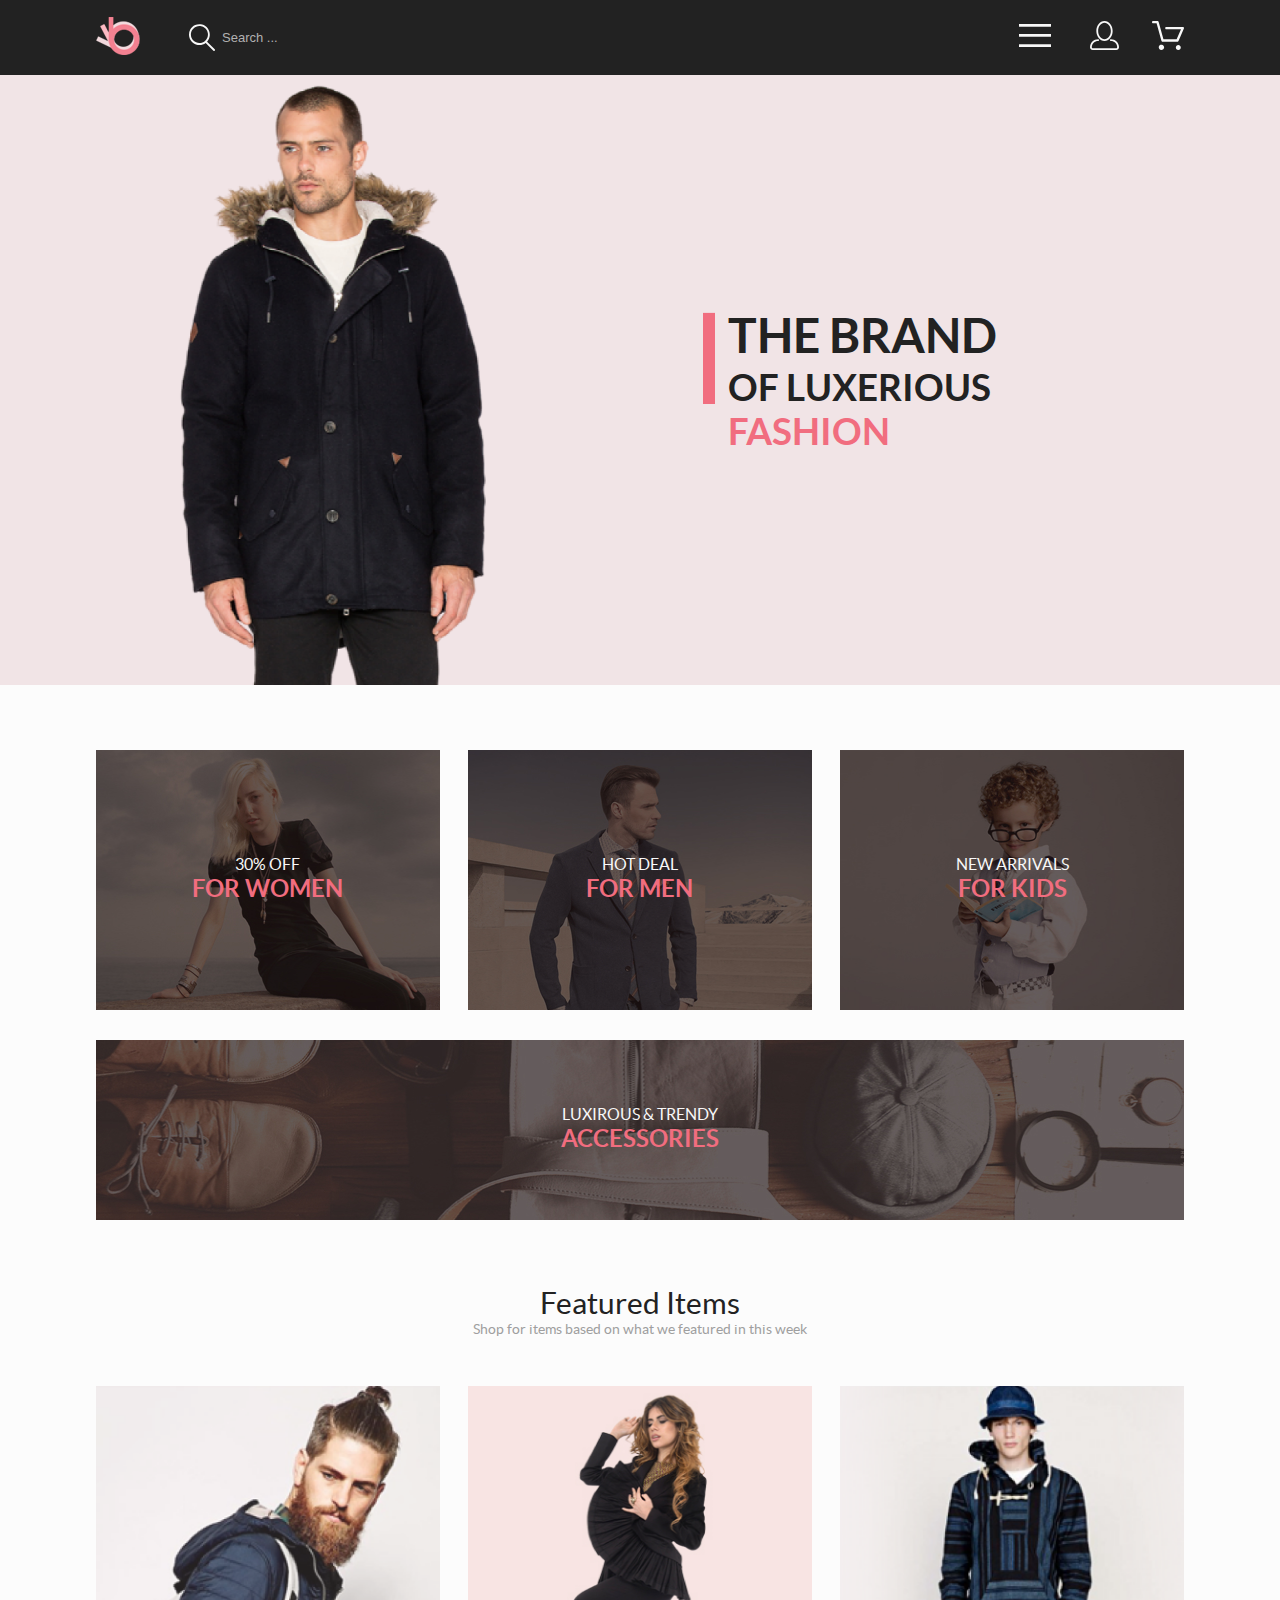
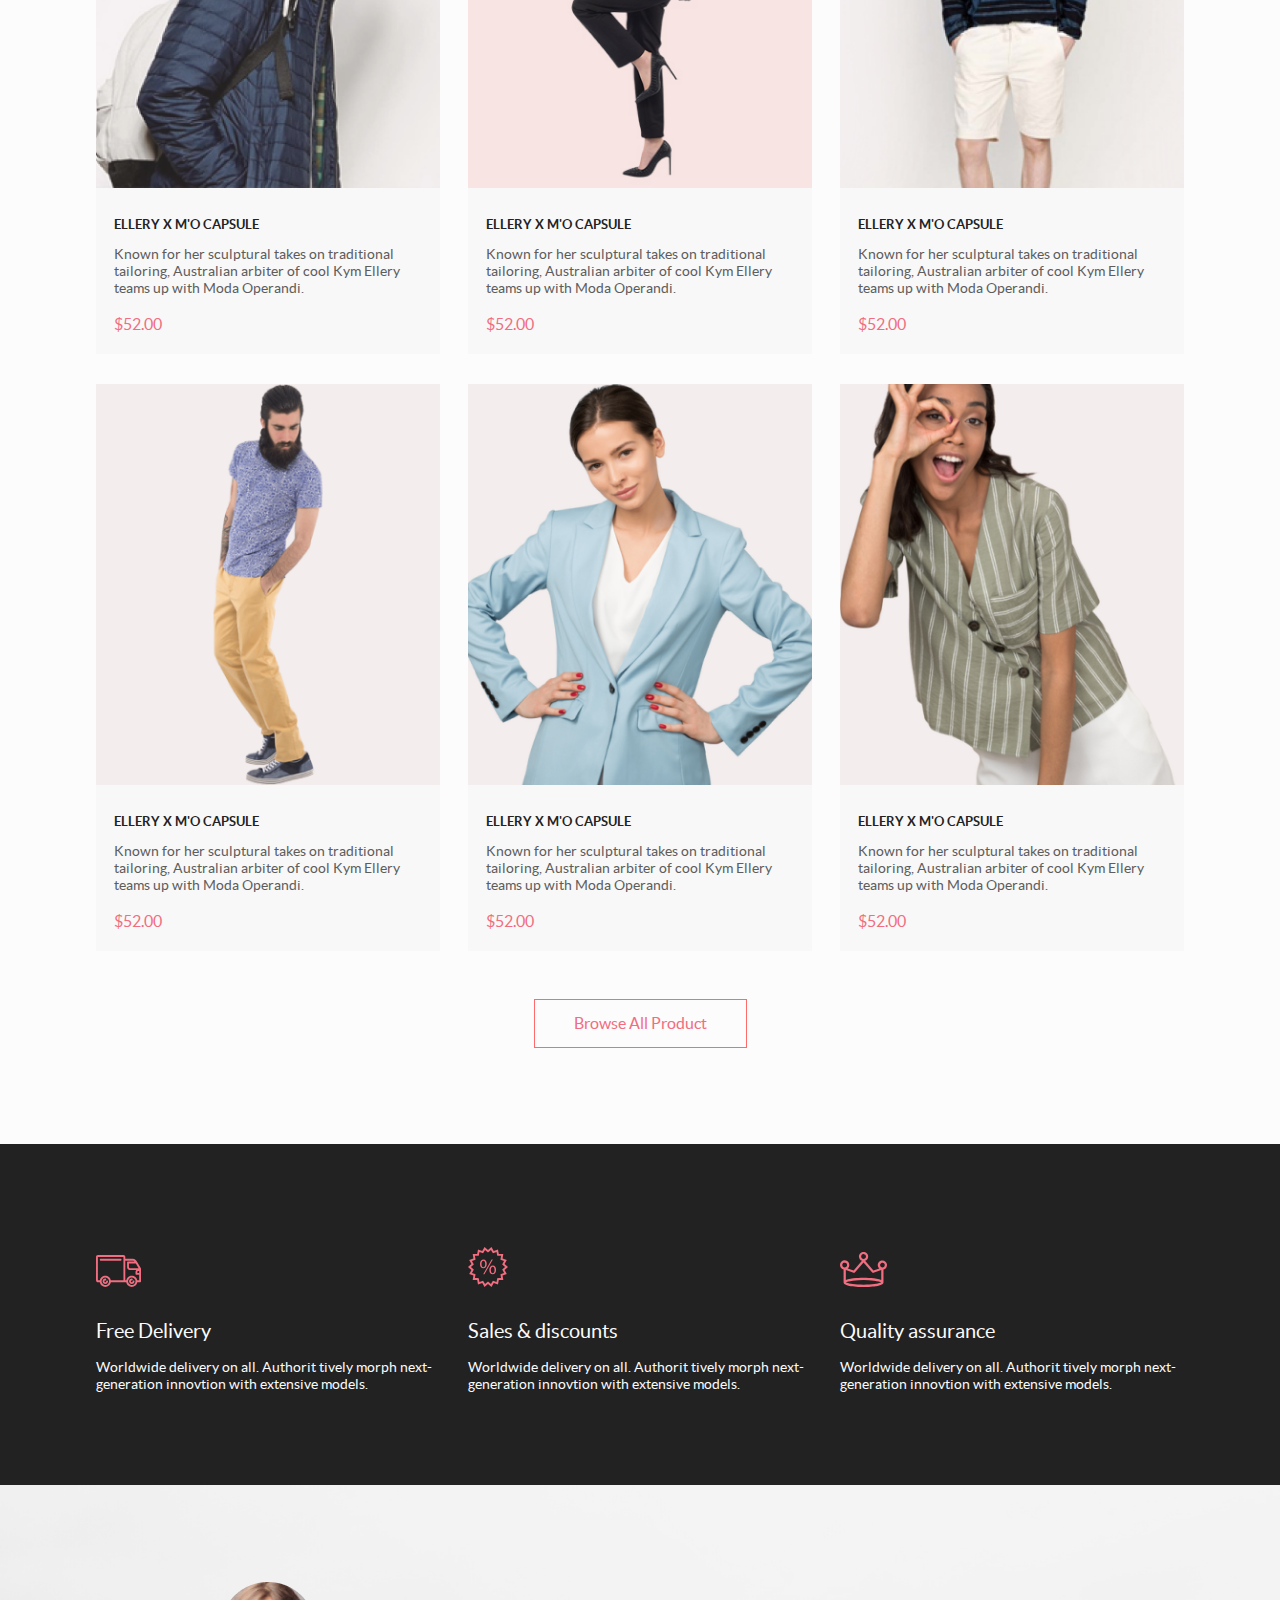
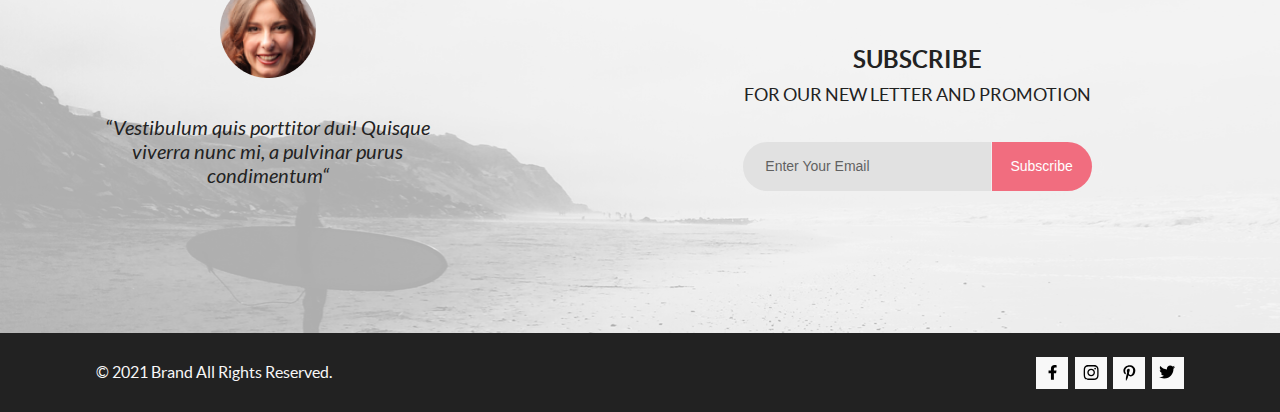
<file: index.html>
<!DOCTYPE html>
<html lang="en">

<head>
    <meta charset="UTF-8">
    <meta http-equiv="X-UA-Compatible" content="IE=edge">
    <meta name="viewport" content="width=device-width, initial-scale=1.0">
    <link rel="stylesheet" href="css/style.css">
    <title>The brand main</title>
</head>

<body>
    <header class="header">
        <div class="container header__wrp">
            <div class="header__logo-wrp">
                <a class="header__logo-link" href="index.html"><img class="header__logo" src="images/logo.png"
                        alt="logo"></a>
                <form class="header__search-form" action="#">
                    <button class="header__search-btn btn-padding" type="submit"><svg width="27" height="28"
                            viewBox="0 0 27 28" xmlns="http://www.w3.org/2000/svg">
                            <path
                                d="M19.0596 17.6259C20.6713 15.8658 21.6282 13.6048 21.7698 11.2225C21.9113 8.84018 21.2288 6.48173 19.8369 4.54318C18.445 2.60463 16.4285 1.20404 14.126 0.576619C11.8234 -0.0508009 9.3751 0.13316 7.19217 1.09761C5.00923 2.06205 3.22462 3.74825 2.13804 5.87302C1.05145 7.9978 0.729054 10.4318 1.225 12.7661C1.72094 15.1005 3.00501 17.1932 4.86158 18.6927C6.71815 20.1922 9.03413 21.0072 11.4206 21.0009C13.673 21.004 15.8645 20.27 17.6606 18.9109L25.4086 26.7179C25.4941 26.807 25.5965 26.8781 25.7099 26.927C25.8232 26.9759 25.9452 27.0017 26.0686 27.0029C26.1923 27.0033 26.3148 26.9782 26.4283 26.9292C26.5419 26.8801 26.6441 26.8082 26.7286 26.7179C26.9025 26.537 26.9997 26.2958 26.9997 26.0449C26.9997 25.794 26.9025 25.5528 26.7286 25.3719L19.0596 17.6259ZM2.88662 10.5009C2.89946 8.81563 3.41094 7.17187 4.35659 5.77685C5.30224 4.38183 6.63972 3.29801 8.20044 2.662C9.76115 2.02599 11.4752 1.86627 13.1266 2.20298C14.7779 2.53969 16.2926 3.35775 17.4797 4.55404C18.6668 5.75033 19.4732 7.27129 19.7972 8.92519C20.1212 10.5791 19.9483 12.2919 19.3002 13.8476C18.6522 15.4034 17.5581 16.7325 16.1559 17.6674C14.7536 18.6023 13.1059 19.1011 11.4206 19.1009C9.14916 19.0901 6.97482 18.1784 5.37484 16.566C3.77486 14.9537 2.87998 12.7724 2.88662 10.5009V10.5009Z" />
                        </svg>
                    </button>
                    <label class="invisible" for="search">Search</label>
                    <input class="header__search-input input-style" type="text" placeholder="Search ...">
                </form>
            </div>
            <ul class="header__list">
                <li class="header__item">
                    <div class="header__nav-wrp">
                        <button class="header__button">
                            <svg width="32" height="23" viewBox="0 0 32 23" xmlns="http://www.w3.org/2000/svg">
                                <path d="M0 23V20.31H32V23H0ZM0 12.76V10.07H32V12.76H0ZM0 2.69V0H32V2.69H0Z" />
                            </svg>
                        </button>
                        <nav class="header__nav">
                            <button class="header__nav-button">
                                <img src="images/x-button.svg" alt="X">
                            </button>
                            <h2 class="header__title">menu</h2>
                            <ul class="header-nav-list">
                                <li class="header-nav-item nav-sub-item">
                                    <a class="nav-sub-item__title" href="#">man</a>
                                    <ul class="nav-sub-item__list">
                                        <li class="nav-sub-item__item">
                                            <a class="nav-sub-item__item-link" href="#">Accessories</a>
                                        </li>
                                        <li class="nav-sub-item__item">
                                            <a class="nav-sub-item__item-link" href="#">Bags</a>
                                        </li>
                                        <li class="nav-sub-item__item">
                                            <a class="nav-sub-item__item-link" href="#">Denim</a>
                                        </li>
                                        <li class="nav-sub-item__item">
                                            <a class="nav-sub-item__item-link" href="#">T-Shirts</a>
                                        </li>
                                    </ul>
                                </li>
                                <li class="header-nav-item nav-sub-item">
                                    <a class="nav-sub-item__title" href="#">woman</a>
                                    <ul class="nav-sub-item__list">
                                        <li class="nav-sub-item__item">
                                            <a class="nav-sub-item__item-link" href="#">Accessories</a>
                                        </li>
                                        <li class="nav-sub-item__item">
                                            <a class="nav-sub-item__item-link" href="#">Jackets &
                                                Coats</a>
                                        </li>
                                        <li class="nav-sub-item__item">
                                            <a class="nav-sub-item__item-link" href="#">Polos</a>
                                        </li>
                                        <li class="nav-sub-item__item">
                                            <a class="nav-sub-item__item-link" href="#">T-Shirts</a>
                                        </li>
                                        <li class="nav-sub-item__item">
                                            <a class="nav-sub-item__item-link" href="#">Shirts</a>
                                        </li>
                                    </ul>
                                </li>
                                <li class="header-nav-item nav-sub-item">
                                    <a class="nav-sub-item__title" href="#">kids</a>
                                    <ul class="nav-sub-item__list">
                                        <li class="nav-sub-item__item">
                                            <a class="nav-sub-item__item-link" href="#">Accessories</a>
                                        </li>
                                        <li class="nav-sub-item__item">
                                            <a class="nav-sub-item__item-link" href="#">Jackets &
                                                Coats</a>
                                        </li>
                                        <li class="nav-sub-item__item">
                                            <a class="nav-sub-item__item-link" href="#">Polos</a>
                                        </li>
                                        <li class="nav-sub-item__item">
                                            <a class="nav-sub-item__item-link" href="#">T-Shirts</a>
                                        </li>
                                        <li class="nav-sub-item__item">
                                            <a class="nav-sub-item__item-link" href="#">Shirts</a>
                                        </li>
                                        <li class="nav-sub-item__item">
                                            <a class="nav-sub-item__item-link" href="#">Bags</a>
                                        </li>
                                    </ul>
                                </li>
                            </ul>
                        </nav>
                    </div>
                </li>
                <li class="header__item">
                    <a href="registration.html" class="header__link"><svg width="29" height="29" viewBox="0 0 29 29"
                            xmlns="http://www.w3.org/2000/svg">
                            <path
                                d="M14.5 19.937C19 19.937 22.656 15.464 22.656 9.968C22.656 4.472 19 0 14.5 0C13.3631 0.0217413 12.2463 0.303398 11.2351 0.823397C10.2239 1.34339 9.34507 2.08794 8.66602 3C7.12663 4.99573 6.30819 7.45381 6.34399 9.974C6.34399 15.465 10 19.937 14.5 19.937ZM14.5 1.813C18 1.813 20.844 5.472 20.844 9.969C20.844 14.466 17.998 18.125 14.5 18.125C11.002 18.125 8.15603 14.465 8.15503 9.969C8.15403 5.473 11 1.813 14.5 1.813ZM20.844 18.125C20.6036 18.125 20.373 18.2205 20.203 18.3905C20.033 18.5605 19.9375 18.7911 19.9375 19.0315C19.9375 19.2719 20.033 19.5025 20.203 19.6725C20.373 19.8425 20.6036 19.938 20.844 19.938C22.526 19.9399 24.1386 20.6088 25.3279 21.7982C26.5172 22.9875 27.1861 24.6 27.188 26.282C27.1875 26.5221 27.0918 26.7523 26.922 26.9221C26.7522 27.0918 26.5221 27.1875 26.282 27.188H2.71997C2.47985 27.1875 2.24975 27.0918 2.07996 26.9221C1.91016 26.7523 1.81449 26.5221 1.81396 26.282C1.81608 24.6001 2.48517 22.9877 3.67444 21.7985C4.86371 20.6092 6.47608 19.9401 8.15796 19.938C8.39824 19.938 8.62868 19.8425 8.79858 19.6726C8.96849 19.5027 9.06396 19.2723 9.06396 19.032C9.06396 18.7917 8.96849 18.5613 8.79858 18.3914C8.62868 18.2215 8.39824 18.126 8.15796 18.126C5.99541 18.1279 3.92201 18.9875 2.39258 20.5164C0.863144 22.0453 0.00264777 24.1185 0 26.281C0.000794067 27.0019 0.287502 27.693 0.797241 28.2027C1.30698 28.7125 1.99811 28.9992 2.71899 29H26.282C27.0027 28.9989 27.6936 28.7121 28.2031 28.2024C28.7126 27.6927 28.9992 27.0017 29 26.281C28.9974 24.1187 28.1372 22.0457 26.6083 20.5168C25.0793 18.9878 23.0063 18.1276 20.844 18.125Z" />
                        </svg>
                    </a>
                </li>
                <li class="header__item">
                    <a href="cart.html" class="header__link"><svg width="32" height="29" viewBox="0 0 32 29"
                            xmlns="http://www.w3.org/2000/svg">
                            <path
                                d="M26.2009 29C25.5532 28.9738 24.9415 28.6948 24.4972 28.2227C24.0529 27.7506 23.8114 27.1232 23.8245 26.475C23.8376 25.8269 24.1043 25.2097 24.5673 24.7559C25.0303 24.3022 25.6527 24.048 26.301 24.048C26.9493 24.048 27.5717 24.3022 28.0347 24.7559C28.4977 25.2097 28.7644 25.8269 28.7775 26.475C28.7906 27.1232 28.549 27.7506 28.1047 28.2227C27.6604 28.6948 27.0488 28.9738 26.401 29H26.2009ZM6.75293 26.32C6.75293 25.79 6.91011 25.2718 7.20459 24.8311C7.49907 24.3904 7.91764 24.0469 8.40735 23.844C8.89705 23.6412 9.43594 23.5881 9.95581 23.6915C10.4757 23.7949 10.9532 24.0502 11.328 24.425C11.7028 24.7998 11.9581 25.2773 12.0615 25.7972C12.1649 26.317 12.1118 26.8559 11.9089 27.3456C11.7061 27.8353 11.3626 28.2539 10.9219 28.5483C10.4812 28.8428 9.96304 29 9.43298 29C9.08087 29.0003 8.73212 28.9311 8.40674 28.7966C8.08136 28.662 7.78569 28.4646 7.53662 28.2158C7.28755 27.9669 7.09001 27.6713 6.9552 27.3461C6.82039 27.0208 6.75098 26.6721 6.75098 26.32H6.75293ZM10.553 20.686C10.2935 20.6868 10.0409 20.6024 9.83411 20.4457C9.62727 20.2891 9.47758 20.0689 9.40796 19.819L4.57495 2.36401H1.18201C0.868521 2.36401 0.567859 2.23947 0.346191 2.01781C0.124523 1.79614 0 1.49549 0 1.18201C0 0.868519 0.124523 0.567873 0.346191 0.346205C0.567859 0.124537 0.868521 5.81268e-06 1.18201 5.81268e-06H5.46301C5.7225 -0.00080736 5.97504 0.0837201 6.18176 0.240568C6.38848 0.397416 6.53784 0.617884 6.60693 0.868006L11.4399 18.323H24.6179L29.001 8.27501H14.401C14.2428 8.27961 14.0854 8.25242 13.9379 8.19507C13.7904 8.13771 13.6559 8.05134 13.5424 7.94108C13.4288 7.83082 13.3386 7.69891 13.277 7.55315C13.2154 7.40739 13.1836 7.25075 13.1836 7.0925C13.1836 6.93426 13.2154 6.77762 13.277 6.63186C13.3386 6.4861 13.4288 6.35419 13.5424 6.24393C13.6559 6.13367 13.7904 6.0473 13.9379 5.98994C14.0854 5.93259 14.2428 5.90541 14.401 5.91001H30.814C31.0097 5.90996 31.2022 5.95866 31.3744 6.05172C31.5465 6.14478 31.6928 6.27926 31.7999 6.44301C31.9078 6.60729 31.9734 6.79569 31.9908 6.99145C32.0083 7.18721 31.9771 7.38424 31.9 7.565L26.495 19.977C26.4026 20.1876 26.251 20.3668 26.0585 20.4927C25.866 20.6186 25.641 20.6858 25.411 20.686H10.553Z" />
                        </svg>
                    </a>
                </li>
            </ul>
        </div>
    </header>

    <main>
        <section class="brand">
            <img class="brand__img" src="images/top-main-man.png" alt="brand">
            <div class="brand__title-wrp">
                <h1 class="brand__title">the brand <span class="brand__subtitle">of luxerious
                        <span class="brand__subtitle-pink pink">fashion</span></span></h1>
            </div>
        </section>

        <section class="sales container">
            <h2 class="visually-hidden">Sales</h2>
            <ul class="sales__list">
                <li class="sales__item sales__item--woman">
                    <p class="sales__item-text">30% off</p>
                    <h3 class="sales__title pink">for women</h3>
                </li>
                <li class="sales__item sales__item--man">
                    <p class="sales__item-text">hot deal</p>
                    <h3 class="sales__title pink">for men</h3>
                </li>
                <li class="sales__item sales__item--kid">
                    <p class="sales__item-text">new arrivals</p>
                    <h3 class="sales__title pink">for kids</h3>
                </li>
                <li class="sales__item sales__item--accessory">
                    <p class="sales__item-text">luxirous & trendy</p>
                    <h3 class="sales__title pink">accessories</h3>
                </li>
            </ul>
        </section>

        <section class="catalog container">
            <div class="catalog__title-wrp">
                <h2 class="catalog__title">Featured Items</h2>
                <p class="catalog__text">Shop for items based on what we featured in this week</p>
            </div>
            <ul class="catalog__list">
                <li class="catalog__item">
                    <div class="catalog__item-wrp">
                        <div class="catalog__item-overlay">
                            <img class="catalog__img" src="images/item-1.png" alt="">
                            <button class="catalog__item-btn" type="submit"><svg width="32" height="29"
                                    viewBox="0 0 32 29" xmlns="http://www.w3.org/2000/svg">
                                    <path
                                        d="M26.2009 29C25.5532 28.9738 24.9415 28.6948 24.4972 28.2227C24.0529 27.7506 23.8114 27.1232 23.8245 26.475C23.8376 25.8269 24.1043 25.2097 24.5673 24.7559C25.0303 24.3022 25.6527 24.048 26.301 24.048C26.9493 24.048 27.5717 24.3022 28.0347 24.7559C28.4977 25.2097 28.7644 25.8269 28.7775 26.475C28.7906 27.1232 28.549 27.7506 28.1047 28.2227C27.6604 28.6948 27.0488 28.9738 26.401 29H26.2009ZM6.75293 26.32C6.75293 25.79 6.91011 25.2718 7.20459 24.8311C7.49907 24.3904 7.91764 24.0469 8.40735 23.844C8.89705 23.6412 9.43594 23.5881 9.95581 23.6915C10.4757 23.7949 10.9532 24.0502 11.328 24.425C11.7028 24.7998 11.9581 25.2773 12.0615 25.7972C12.1649 26.317 12.1118 26.8559 11.9089 27.3456C11.7061 27.8353 11.3626 28.2539 10.9219 28.5483C10.4812 28.8428 9.96304 29 9.43298 29C9.08087 29.0003 8.73212 28.9311 8.40674 28.7966C8.08136 28.662 7.78569 28.4646 7.53662 28.2158C7.28755 27.9669 7.09001 27.6713 6.9552 27.3461C6.82039 27.0208 6.75098 26.6721 6.75098 26.32H6.75293ZM10.553 20.686C10.2935 20.6868 10.0409 20.6024 9.83411 20.4457C9.62727 20.2891 9.47758 20.0689 9.40796 19.819L4.57495 2.36401H1.18201C0.868521 2.36401 0.567859 2.23947 0.346191 2.01781C0.124523 1.79614 0 1.49549 0 1.18201C0 0.868519 0.124523 0.567873 0.346191 0.346205C0.567859 0.124537 0.868521 5.81268e-06 1.18201 5.81268e-06H5.46301C5.7225 -0.00080736 5.97504 0.0837201 6.18176 0.240568C6.38848 0.397416 6.53784 0.617884 6.60693 0.868006L11.4399 18.323H24.6179L29.001 8.27501H14.401C14.2428 8.27961 14.0854 8.25242 13.9379 8.19507C13.7904 8.13771 13.6559 8.05134 13.5424 7.94108C13.4288 7.83082 13.3386 7.69891 13.277 7.55315C13.2154 7.40739 13.1836 7.25075 13.1836 7.0925C13.1836 6.93426 13.2154 6.77762 13.277 6.63186C13.3386 6.4861 13.4288 6.35419 13.5424 6.24393C13.6559 6.13367 13.7904 6.0473 13.9379 5.98994C14.0854 5.93259 14.2428 5.90541 14.401 5.91001H30.814C31.0097 5.90996 31.2022 5.95866 31.3744 6.05172C31.5465 6.14478 31.6928 6.27926 31.7999 6.44301C31.9078 6.60729 31.9734 6.79569 31.9908 6.99145C32.0083 7.18721 31.9771 7.38424 31.9 7.565L26.495 19.977C26.4026 20.1876 26.251 20.3668 26.0585 20.4927C25.866 20.6186 25.641 20.6858 25.411 20.686H10.553Z"
                                        fill='white' />
                                </svg><span class="catalog__item-btn-value">Add to Cart</span>
                            </button>
                        </div>
                        <h3 class="catalog__item-title">ellery x m'o capsule</h3>
                        <p class="catalog__item-descr">Known for her sculptural takes on traditional tailoring,
                            Australian arbiter of cool Kym Ellery teams up with Moda Operandi.</p>
                        <h4 class="catalog__item-title-price pink">$52.00</h4>
                    </div>
                </li>
                <li class="catalog__item">
                    <div class="catalog__item-wrp">
                        <div class="catalog__item-overlay">
                            <img class="catalog__img" src="images/item-2.jpg" alt="">
                            <button class="catalog__item-btn" type="submit"><svg width="32" height="29"
                                    viewBox="0 0 32 29" xmlns="http://www.w3.org/2000/svg">
                                    <path
                                        d="M26.2009 29C25.5532 28.9738 24.9415 28.6948 24.4972 28.2227C24.0529 27.7506 23.8114 27.1232 23.8245 26.475C23.8376 25.8269 24.1043 25.2097 24.5673 24.7559C25.0303 24.3022 25.6527 24.048 26.301 24.048C26.9493 24.048 27.5717 24.3022 28.0347 24.7559C28.4977 25.2097 28.7644 25.8269 28.7775 26.475C28.7906 27.1232 28.549 27.7506 28.1047 28.2227C27.6604 28.6948 27.0488 28.9738 26.401 29H26.2009ZM6.75293 26.32C6.75293 25.79 6.91011 25.2718 7.20459 24.8311C7.49907 24.3904 7.91764 24.0469 8.40735 23.844C8.89705 23.6412 9.43594 23.5881 9.95581 23.6915C10.4757 23.7949 10.9532 24.0502 11.328 24.425C11.7028 24.7998 11.9581 25.2773 12.0615 25.7972C12.1649 26.317 12.1118 26.8559 11.9089 27.3456C11.7061 27.8353 11.3626 28.2539 10.9219 28.5483C10.4812 28.8428 9.96304 29 9.43298 29C9.08087 29.0003 8.73212 28.9311 8.40674 28.7966C8.08136 28.662 7.78569 28.4646 7.53662 28.2158C7.28755 27.9669 7.09001 27.6713 6.9552 27.3461C6.82039 27.0208 6.75098 26.6721 6.75098 26.32H6.75293ZM10.553 20.686C10.2935 20.6868 10.0409 20.6024 9.83411 20.4457C9.62727 20.2891 9.47758 20.0689 9.40796 19.819L4.57495 2.36401H1.18201C0.868521 2.36401 0.567859 2.23947 0.346191 2.01781C0.124523 1.79614 0 1.49549 0 1.18201C0 0.868519 0.124523 0.567873 0.346191 0.346205C0.567859 0.124537 0.868521 5.81268e-06 1.18201 5.81268e-06H5.46301C5.7225 -0.00080736 5.97504 0.0837201 6.18176 0.240568C6.38848 0.397416 6.53784 0.617884 6.60693 0.868006L11.4399 18.323H24.6179L29.001 8.27501H14.401C14.2428 8.27961 14.0854 8.25242 13.9379 8.19507C13.7904 8.13771 13.6559 8.05134 13.5424 7.94108C13.4288 7.83082 13.3386 7.69891 13.277 7.55315C13.2154 7.40739 13.1836 7.25075 13.1836 7.0925C13.1836 6.93426 13.2154 6.77762 13.277 6.63186C13.3386 6.4861 13.4288 6.35419 13.5424 6.24393C13.6559 6.13367 13.7904 6.0473 13.9379 5.98994C14.0854 5.93259 14.2428 5.90541 14.401 5.91001H30.814C31.0097 5.90996 31.2022 5.95866 31.3744 6.05172C31.5465 6.14478 31.6928 6.27926 31.7999 6.44301C31.9078 6.60729 31.9734 6.79569 31.9908 6.99145C32.0083 7.18721 31.9771 7.38424 31.9 7.565L26.495 19.977C26.4026 20.1876 26.251 20.3668 26.0585 20.4927C25.866 20.6186 25.641 20.6858 25.411 20.686H10.553Z"
                                        fill='white' />
                                </svg><span class="catalog__item-btn-value">Add to Cart</span>
                            </button>
                        </div>
                        <h3 class="catalog__item-title">ellery x m'o capsule</h3>
                        <p class="catalog__item-descr">Known for her sculptural takes on traditional tailoring,
                            Australian arbiter of cool Kym Ellery teams up with Moda Operandi.</p>
                        <h4 class="catalog__item-title-price pink">$52.00</h4>
                    </div>
                </li>
                <li class="catalog__item">
                    <div class="catalog__item-wrp">
                        <div class="catalog__item-overlay">
                            <img class="catalog__img" src="images/item-3.png" alt="">
                            <button class="catalog__item-btn" type="submit"><svg width="32" height="29"
                                    viewBox="0 0 32 29" xmlns="http://www.w3.org/2000/svg">
                                    <path
                                        d="M26.2009 29C25.5532 28.9738 24.9415 28.6948 24.4972 28.2227C24.0529 27.7506 23.8114 27.1232 23.8245 26.475C23.8376 25.8269 24.1043 25.2097 24.5673 24.7559C25.0303 24.3022 25.6527 24.048 26.301 24.048C26.9493 24.048 27.5717 24.3022 28.0347 24.7559C28.4977 25.2097 28.7644 25.8269 28.7775 26.475C28.7906 27.1232 28.549 27.7506 28.1047 28.2227C27.6604 28.6948 27.0488 28.9738 26.401 29H26.2009ZM6.75293 26.32C6.75293 25.79 6.91011 25.2718 7.20459 24.8311C7.49907 24.3904 7.91764 24.0469 8.40735 23.844C8.89705 23.6412 9.43594 23.5881 9.95581 23.6915C10.4757 23.7949 10.9532 24.0502 11.328 24.425C11.7028 24.7998 11.9581 25.2773 12.0615 25.7972C12.1649 26.317 12.1118 26.8559 11.9089 27.3456C11.7061 27.8353 11.3626 28.2539 10.9219 28.5483C10.4812 28.8428 9.96304 29 9.43298 29C9.08087 29.0003 8.73212 28.9311 8.40674 28.7966C8.08136 28.662 7.78569 28.4646 7.53662 28.2158C7.28755 27.9669 7.09001 27.6713 6.9552 27.3461C6.82039 27.0208 6.75098 26.6721 6.75098 26.32H6.75293ZM10.553 20.686C10.2935 20.6868 10.0409 20.6024 9.83411 20.4457C9.62727 20.2891 9.47758 20.0689 9.40796 19.819L4.57495 2.36401H1.18201C0.868521 2.36401 0.567859 2.23947 0.346191 2.01781C0.124523 1.79614 0 1.49549 0 1.18201C0 0.868519 0.124523 0.567873 0.346191 0.346205C0.567859 0.124537 0.868521 5.81268e-06 1.18201 5.81268e-06H5.46301C5.7225 -0.00080736 5.97504 0.0837201 6.18176 0.240568C6.38848 0.397416 6.53784 0.617884 6.60693 0.868006L11.4399 18.323H24.6179L29.001 8.27501H14.401C14.2428 8.27961 14.0854 8.25242 13.9379 8.19507C13.7904 8.13771 13.6559 8.05134 13.5424 7.94108C13.4288 7.83082 13.3386 7.69891 13.277 7.55315C13.2154 7.40739 13.1836 7.25075 13.1836 7.0925C13.1836 6.93426 13.2154 6.77762 13.277 6.63186C13.3386 6.4861 13.4288 6.35419 13.5424 6.24393C13.6559 6.13367 13.7904 6.0473 13.9379 5.98994C14.0854 5.93259 14.2428 5.90541 14.401 5.91001H30.814C31.0097 5.90996 31.2022 5.95866 31.3744 6.05172C31.5465 6.14478 31.6928 6.27926 31.7999 6.44301C31.9078 6.60729 31.9734 6.79569 31.9908 6.99145C32.0083 7.18721 31.9771 7.38424 31.9 7.565L26.495 19.977C26.4026 20.1876 26.251 20.3668 26.0585 20.4927C25.866 20.6186 25.641 20.6858 25.411 20.686H10.553Z"
                                        fill='white' />
                                </svg><span class="catalog__item-btn-value">Add to Cart</span>
                            </button>
                        </div>
                        <h3 class="catalog__item-title">ellery x m'o capsule</h3>
                        <p class="catalog__item-descr">Known for her sculptural takes on traditional tailoring,
                            Australian arbiter of cool Kym Ellery teams up with Moda Operandi.</p>
                        <h4 class="catalog__item-title-price pink">$52.00</h4>
                    </div>
                </li>
                <li class="catalog__item">
                    <div class="catalog__item-wrp">
                        <div class="catalog__item-overlay">
                            <img class="catalog__img" src="images/item-4.png" alt="">
                            <button class="catalog__item-btn" type="submit"><svg width="32" height="29"
                                    viewBox="0 0 32 29" xmlns="http://www.w3.org/2000/svg">
                                    <path
                                        d="M26.2009 29C25.5532 28.9738 24.9415 28.6948 24.4972 28.2227C24.0529 27.7506 23.8114 27.1232 23.8245 26.475C23.8376 25.8269 24.1043 25.2097 24.5673 24.7559C25.0303 24.3022 25.6527 24.048 26.301 24.048C26.9493 24.048 27.5717 24.3022 28.0347 24.7559C28.4977 25.2097 28.7644 25.8269 28.7775 26.475C28.7906 27.1232 28.549 27.7506 28.1047 28.2227C27.6604 28.6948 27.0488 28.9738 26.401 29H26.2009ZM6.75293 26.32C6.75293 25.79 6.91011 25.2718 7.20459 24.8311C7.49907 24.3904 7.91764 24.0469 8.40735 23.844C8.89705 23.6412 9.43594 23.5881 9.95581 23.6915C10.4757 23.7949 10.9532 24.0502 11.328 24.425C11.7028 24.7998 11.9581 25.2773 12.0615 25.7972C12.1649 26.317 12.1118 26.8559 11.9089 27.3456C11.7061 27.8353 11.3626 28.2539 10.9219 28.5483C10.4812 28.8428 9.96304 29 9.43298 29C9.08087 29.0003 8.73212 28.9311 8.40674 28.7966C8.08136 28.662 7.78569 28.4646 7.53662 28.2158C7.28755 27.9669 7.09001 27.6713 6.9552 27.3461C6.82039 27.0208 6.75098 26.6721 6.75098 26.32H6.75293ZM10.553 20.686C10.2935 20.6868 10.0409 20.6024 9.83411 20.4457C9.62727 20.2891 9.47758 20.0689 9.40796 19.819L4.57495 2.36401H1.18201C0.868521 2.36401 0.567859 2.23947 0.346191 2.01781C0.124523 1.79614 0 1.49549 0 1.18201C0 0.868519 0.124523 0.567873 0.346191 0.346205C0.567859 0.124537 0.868521 5.81268e-06 1.18201 5.81268e-06H5.46301C5.7225 -0.00080736 5.97504 0.0837201 6.18176 0.240568C6.38848 0.397416 6.53784 0.617884 6.60693 0.868006L11.4399 18.323H24.6179L29.001 8.27501H14.401C14.2428 8.27961 14.0854 8.25242 13.9379 8.19507C13.7904 8.13771 13.6559 8.05134 13.5424 7.94108C13.4288 7.83082 13.3386 7.69891 13.277 7.55315C13.2154 7.40739 13.1836 7.25075 13.1836 7.0925C13.1836 6.93426 13.2154 6.77762 13.277 6.63186C13.3386 6.4861 13.4288 6.35419 13.5424 6.24393C13.6559 6.13367 13.7904 6.0473 13.9379 5.98994C14.0854 5.93259 14.2428 5.90541 14.401 5.91001H30.814C31.0097 5.90996 31.2022 5.95866 31.3744 6.05172C31.5465 6.14478 31.6928 6.27926 31.7999 6.44301C31.9078 6.60729 31.9734 6.79569 31.9908 6.99145C32.0083 7.18721 31.9771 7.38424 31.9 7.565L26.495 19.977C26.4026 20.1876 26.251 20.3668 26.0585 20.4927C25.866 20.6186 25.641 20.6858 25.411 20.686H10.553Z"
                                        fill='white' />
                                </svg><span class="catalog__item-btn-value">Add to Cart</span>
                            </button>
                        </div>
                        <h3 class="catalog__item-title">ellery x m'o capsule</h3>
                        <p class="catalog__item-descr">Known for her sculptural takes on traditional tailoring,
                            Australian arbiter of cool Kym Ellery teams up with Moda Operandi.</p>
                        <h4 class="catalog__item-title-price pink">$52.00</h4>
                    </div>
                </li>
                <li class="catalog__item">
                    <div class="catalog__item-wrp">
                        <div class="catalog__item-overlay">
                            <img class="catalog__img" src="images/item-5.png" alt="">
                            <button class="catalog__item-btn" type="submit"><svg width="32" height="29"
                                    viewBox="0 0 32 29" xmlns="http://www.w3.org/2000/svg">
                                    <path
                                        d="M26.2009 29C25.5532 28.9738 24.9415 28.6948 24.4972 28.2227C24.0529 27.7506 23.8114 27.1232 23.8245 26.475C23.8376 25.8269 24.1043 25.2097 24.5673 24.7559C25.0303 24.3022 25.6527 24.048 26.301 24.048C26.9493 24.048 27.5717 24.3022 28.0347 24.7559C28.4977 25.2097 28.7644 25.8269 28.7775 26.475C28.7906 27.1232 28.549 27.7506 28.1047 28.2227C27.6604 28.6948 27.0488 28.9738 26.401 29H26.2009ZM6.75293 26.32C6.75293 25.79 6.91011 25.2718 7.20459 24.8311C7.49907 24.3904 7.91764 24.0469 8.40735 23.844C8.89705 23.6412 9.43594 23.5881 9.95581 23.6915C10.4757 23.7949 10.9532 24.0502 11.328 24.425C11.7028 24.7998 11.9581 25.2773 12.0615 25.7972C12.1649 26.317 12.1118 26.8559 11.9089 27.3456C11.7061 27.8353 11.3626 28.2539 10.9219 28.5483C10.4812 28.8428 9.96304 29 9.43298 29C9.08087 29.0003 8.73212 28.9311 8.40674 28.7966C8.08136 28.662 7.78569 28.4646 7.53662 28.2158C7.28755 27.9669 7.09001 27.6713 6.9552 27.3461C6.82039 27.0208 6.75098 26.6721 6.75098 26.32H6.75293ZM10.553 20.686C10.2935 20.6868 10.0409 20.6024 9.83411 20.4457C9.62727 20.2891 9.47758 20.0689 9.40796 19.819L4.57495 2.36401H1.18201C0.868521 2.36401 0.567859 2.23947 0.346191 2.01781C0.124523 1.79614 0 1.49549 0 1.18201C0 0.868519 0.124523 0.567873 0.346191 0.346205C0.567859 0.124537 0.868521 5.81268e-06 1.18201 5.81268e-06H5.46301C5.7225 -0.00080736 5.97504 0.0837201 6.18176 0.240568C6.38848 0.397416 6.53784 0.617884 6.60693 0.868006L11.4399 18.323H24.6179L29.001 8.27501H14.401C14.2428 8.27961 14.0854 8.25242 13.9379 8.19507C13.7904 8.13771 13.6559 8.05134 13.5424 7.94108C13.4288 7.83082 13.3386 7.69891 13.277 7.55315C13.2154 7.40739 13.1836 7.25075 13.1836 7.0925C13.1836 6.93426 13.2154 6.77762 13.277 6.63186C13.3386 6.4861 13.4288 6.35419 13.5424 6.24393C13.6559 6.13367 13.7904 6.0473 13.9379 5.98994C14.0854 5.93259 14.2428 5.90541 14.401 5.91001H30.814C31.0097 5.90996 31.2022 5.95866 31.3744 6.05172C31.5465 6.14478 31.6928 6.27926 31.7999 6.44301C31.9078 6.60729 31.9734 6.79569 31.9908 6.99145C32.0083 7.18721 31.9771 7.38424 31.9 7.565L26.495 19.977C26.4026 20.1876 26.251 20.3668 26.0585 20.4927C25.866 20.6186 25.641 20.6858 25.411 20.686H10.553Z"
                                        fill='white' />
                                </svg><span class="catalog__item-btn-value">Add to Cart</span>
                            </button>
                        </div>
                        <h3 class="catalog__item-title">ellery x m'o capsule</h3>
                        <p class="catalog__item-descr">Known for her sculptural takes on traditional tailoring,
                            Australian arbiter of cool Kym Ellery teams up with Moda Operandi.</p>
                        <h4 class="catalog__item-title-price pink">$52.00</h4>
                    </div>
                </li>
                <li class="catalog__item">
                    <div class="catalog__item-wrp">
                        <div class="catalog__item-overlay">
                            <img class="catalog__img" src="images/item-6.png" alt="">
                            <button class="catalog__item-btn" type="submit"><svg width="32" height="29"
                                    viewBox="0 0 32 29" xmlns="http://www.w3.org/2000/svg">
                                    <path
                                        d="M26.2009 29C25.5532 28.9738 24.9415 28.6948 24.4972 28.2227C24.0529 27.7506 23.8114 27.1232 23.8245 26.475C23.8376 25.8269 24.1043 25.2097 24.5673 24.7559C25.0303 24.3022 25.6527 24.048 26.301 24.048C26.9493 24.048 27.5717 24.3022 28.0347 24.7559C28.4977 25.2097 28.7644 25.8269 28.7775 26.475C28.7906 27.1232 28.549 27.7506 28.1047 28.2227C27.6604 28.6948 27.0488 28.9738 26.401 29H26.2009ZM6.75293 26.32C6.75293 25.79 6.91011 25.2718 7.20459 24.8311C7.49907 24.3904 7.91764 24.0469 8.40735 23.844C8.89705 23.6412 9.43594 23.5881 9.95581 23.6915C10.4757 23.7949 10.9532 24.0502 11.328 24.425C11.7028 24.7998 11.9581 25.2773 12.0615 25.7972C12.1649 26.317 12.1118 26.8559 11.9089 27.3456C11.7061 27.8353 11.3626 28.2539 10.9219 28.5483C10.4812 28.8428 9.96304 29 9.43298 29C9.08087 29.0003 8.73212 28.9311 8.40674 28.7966C8.08136 28.662 7.78569 28.4646 7.53662 28.2158C7.28755 27.9669 7.09001 27.6713 6.9552 27.3461C6.82039 27.0208 6.75098 26.6721 6.75098 26.32H6.75293ZM10.553 20.686C10.2935 20.6868 10.0409 20.6024 9.83411 20.4457C9.62727 20.2891 9.47758 20.0689 9.40796 19.819L4.57495 2.36401H1.18201C0.868521 2.36401 0.567859 2.23947 0.346191 2.01781C0.124523 1.79614 0 1.49549 0 1.18201C0 0.868519 0.124523 0.567873 0.346191 0.346205C0.567859 0.124537 0.868521 5.81268e-06 1.18201 5.81268e-06H5.46301C5.7225 -0.00080736 5.97504 0.0837201 6.18176 0.240568C6.38848 0.397416 6.53784 0.617884 6.60693 0.868006L11.4399 18.323H24.6179L29.001 8.27501H14.401C14.2428 8.27961 14.0854 8.25242 13.9379 8.19507C13.7904 8.13771 13.6559 8.05134 13.5424 7.94108C13.4288 7.83082 13.3386 7.69891 13.277 7.55315C13.2154 7.40739 13.1836 7.25075 13.1836 7.0925C13.1836 6.93426 13.2154 6.77762 13.277 6.63186C13.3386 6.4861 13.4288 6.35419 13.5424 6.24393C13.6559 6.13367 13.7904 6.0473 13.9379 5.98994C14.0854 5.93259 14.2428 5.90541 14.401 5.91001H30.814C31.0097 5.90996 31.2022 5.95866 31.3744 6.05172C31.5465 6.14478 31.6928 6.27926 31.7999 6.44301C31.9078 6.60729 31.9734 6.79569 31.9908 6.99145C32.0083 7.18721 31.9771 7.38424 31.9 7.565L26.495 19.977C26.4026 20.1876 26.251 20.3668 26.0585 20.4927C25.866 20.6186 25.641 20.6858 25.411 20.686H10.553Z"
                                        fill='white' />
                                </svg><span class="catalog__item-btn-value">Add to Cart</span>
                            </button>
                        </div>
                        <h3 class="catalog__item-title">ellery x m'o capsule</h3>
                        <p class="catalog__item-descr">Known for her sculptural takes on traditional tailoring,
                            Australian arbiter of cool Kym Ellery teams up with Moda Operandi.</p>
                        <h4 class="catalog__item-title-price pink">$52.00</h4>
                    </div>
                </li>
            </ul>
            <div class="catalog__btn-wrp">
                <a class="catalog__btn-browse" href="catalog.html">Browse All Product</a>
            </div>
        </section>
        <section class="addition">
            <div class="container">
                <ul class="addition__list">
                    <li class="addition__item">
                        <img class="addition__img" src="images/delivery.svg" alt="car">
                        <h2 class="addition__title">Free Delivery</h2>
                        <p class="addition__text">Worldwide delivery on all. Authorit tively morph next-generation
                            innovtion with extensive models.</p>
                    </li>
                    <li class="addition__item">
                        <img class="addition__img" src="images/discount.svg" alt="discount">
                        <h2 class="addition__title">Sales & discounts</h2>
                        <p class="addition__text">Worldwide delivery on all. Authorit tively morph next-generation
                            innovtion with extensive models.</p>
                    </li>
                    <li class="addition__item">
                        <img class="addition__img" src="images/crown.svg" alt="crown">
                        <h2 class="addition__title">Quality assurance</h2>
                        <p class="addition__text">Worldwide delivery on all. Authorit tively morph next-generation
                            innovtion with extensive models.</p>
                    </li>
                </ul>
            </div>

        </section>

    </main>

    <footer class="footer">
        <section class="footer__subscribe">
            <div class="footer__subscribe-wrp container">
                <div class="footer__subscribe-user">
                    <img class="footer__subscribe-img" src="images/main-face.png" alt="face">
                    <blockquote class="footer__subscribe-quote">“Vestibulum quis porttitor dui! Quisque viverra
                        nunc mi, a pulvinar purus condimentum“
                    </blockquote>
                </div>
                <div class="footer__subscribe-info">
                    <h2 class="footer__subscribe-title">subscribe</h2>
                    <p class="footer__subscribe-text">for our new letter and promotion</p>
                    <form class="footer__subscribe-form">
                        <label for="subscribe">Email</label>
                        <input class="footer__subscribe-input" type="text" id="subscribe"
                            placeholder="Enter Your Email">
                        <button class="footer__subscribe-btn" type="submit">Subscribe</button>
                    </form>
                </div>
            </div>
        </section>
        <section class="footer__copy">
            <div class="footer__copy-wrp container">
                <p class="footer__copy-text">© 2021 Brand All Rights Reserved.</p>
                <ul class="footer__copy-list">
                    <li class="footer__copy-item">
                        <a class="footer__copy-item-link"><svg width="11" height="16" viewBox="0 0 11 16"
                                xmlns="http://www.w3.org/2000/svg">
                                <path
                                    d="M9.08836 8.28L9.50686 5.61602H6.89022V3.88729C6.89022 3.15847 7.25574 2.44806 8.42765 2.44806H9.61722V0.179975C9.61722 0.179975 8.53772 0 7.50561 0C5.35073 0 3.9422 1.27593 3.9422 3.5857V5.61602H1.54688V8.28H3.9422V14.72H6.89022V8.28H9.08836Z" />
                            </svg></a>
                    </li>
                    <li class="footer__copy-item">
                        <a class="footer__copy-item-link"><svg width="16" height="15" viewBox="0 0 16 15"
                                xmlns="http://www.w3.org/2000/svg">
                                <path
                                    d="M8.13897 3.68159C6.02383 3.68159 4.31774 5.38491 4.31774 7.49663C4.31774 9.60835 6.02383 11.3117 8.13897 11.3117C10.2541 11.3117 11.9602 9.60835 11.9602 7.49663C11.9602 5.38491 10.2541 3.68159 8.13897 3.68159ZM8.13897 9.9769C6.77211 9.9769 5.65467 8.8646 5.65467 7.49663C5.65467 6.12866 6.76878 5.01636 8.13897 5.01636C9.50915 5.01636 10.6233 6.12866 10.6233 7.49663C10.6233 8.8646 9.50583 9.9769 8.13897 9.9769V9.9769ZM13.0078 3.52554C13.0078 4.02026 12.6087 4.41538 12.1165 4.41538C11.621 4.41538 11.2252 4.01694 11.2252 3.52554C11.2252 3.03413 11.6243 2.63569 12.1165 2.63569C12.6087 2.63569 13.0078 3.03413 13.0078 3.52554ZM15.5386 4.42866C15.4821 3.23667 15.2094 2.18081 14.3347 1.31089C13.4634 0.440967 12.4058 0.168701 11.2119 0.108936C9.9814 0.039209 6.29321 0.039209 5.0627 0.108936C3.8721 0.165381 2.81453 0.437646 1.93987 1.30757C1.06522 2.17749 0.795836 3.23335 0.735973 4.42534C0.666134 5.65386 0.666134 9.33608 0.735973 10.5646C0.79251 11.7566 1.06522 12.8124 1.93987 13.6824C2.81453 14.5523 3.86878 14.8246 5.0627 14.8843C6.29321 14.9541 9.9814 14.9541 11.2119 14.8843C12.4058 14.8279 13.4634 14.5556 14.3347 13.6824C15.2061 12.8124 15.4788 11.7566 15.5386 10.5646C15.6085 9.33608 15.6085 5.65718 15.5386 4.42866V4.42866ZM13.949 11.8828C13.6895 12.5335 13.1874 13.0349 12.5322 13.2972C11.5511 13.6857 9.22314 13.596 8.13897 13.596C7.05479 13.596 4.72348 13.6824 3.74573 13.2972C3.09389 13.0382 2.59171 12.5369 2.32898 11.8828C1.93987 10.9033 2.02967 8.57905 2.02967 7.49663C2.02967 6.41421 1.9432 4.08667 2.32898 3.1105C2.58838 2.45972 3.09056 1.95835 3.74573 1.69604C4.7268 1.30757 7.05479 1.39722 8.13897 1.39722C9.22314 1.39722 11.5545 1.31089 12.5322 1.69604C13.184 1.95503 13.6862 2.4564 13.949 3.1105C14.3381 4.08999 14.2483 6.41421 14.2483 7.49663C14.2483 8.57905 14.3381 10.9066 13.949 11.8828Z" />
                            </svg>
                        </a>
                    </li>
                    <li class="footer__copy-item">
                        <a class="footer__copy-item-link"><svg width="13" height="16" viewBox="0 0 13 16"
                                xmlns="http://www.w3.org/2000/svg">
                                <path
                                    d="M6.74032 0.203125C3.55564 0.203125 0.408203 2.34063 0.408203 5.8C0.408203 8 1.63738 9.25 2.38233 9.25C2.68963 9.25 2.86655 8.3875 2.86655 8.14375C2.86655 7.85313 2.13091 7.23438 2.13091 6.025C2.13091 3.5125 4.03055 1.73125 6.4889 1.73125C8.60271 1.73125 10.1671 2.94062 10.1671 5.1625C10.1671 6.82187 9.50597 9.93437 7.36422 9.93437C6.59133 9.93437 5.93018 9.37188 5.93018 8.56563C5.93018 7.38438 6.74963 6.24062 6.74963 5.02187C6.74963 2.95312 3.835 3.32812 3.835 5.82812C3.835 6.35312 3.90018 6.93437 4.13298 7.4125C3.70463 9.26875 2.82931 12.0344 2.82931 13.9469C2.82931 14.5375 2.91311 15.1188 2.96899 15.7094C3.07452 15.8281 3.02175 15.8156 3.18316 15.7563C4.74757 13.6 4.69169 13.1781 5.3994 10.3562C5.78119 11.0875 6.76826 11.4812 7.55046 11.4812C10.8469 11.4812 12.3275 8.24688 12.3275 5.33125C12.3275 2.22813 9.66427 0.203125 6.74032 0.203125Z" />
                            </svg>
                        </a>
                    </li>
                    <li class="footer__copy-item">
                        <a class="footer__copy-item-link"><svg width="17" height="14" viewBox="0 0 17 14"
                                xmlns="http://www.w3.org/2000/svg">
                                <path
                                    d="M14.417 3.74052C14.427 3.88264 14.427 4.0248 14.427 4.16692C14.427 8.50192 11.1498 13.4969 5.15986 13.4969C3.31448 13.4969 1.60022 12.9588 0.158203 12.0248C0.420396 12.0552 0.67247 12.0654 0.944751 12.0654C2.46741 12.0654 3.8691 11.5476 4.98843 10.6644C3.5565 10.6339 2.3565 9.68977 1.94305 8.39027C2.14475 8.4207 2.34642 8.44102 2.5582 8.44102C2.85063 8.44102 3.14308 8.40039 3.41533 8.32936C1.92291 8.02477 0.803551 6.70498 0.803551 5.11108V5.07048C1.23715 5.31414 1.74139 5.46642 2.2758 5.4867C1.39849 4.89786 0.823727 3.8928 0.823727 2.75573C0.823727 2.14661 0.985041 1.58823 1.26741 1.10092C2.87077 3.09077 5.28086 4.39023 7.98334 4.53239C7.93293 4.28873 7.90266 4.03495 7.90266 3.78114C7.90266 1.97402 9.35477 0.501953 11.1598 0.501953C12.0976 0.501953 12.9446 0.897891 13.5396 1.53748C14.2757 1.39536 14.9816 1.12123 15.6068 0.745609C15.3648 1.50705 14.8505 2.14664 14.1749 2.5527C14.8304 2.48167 15.4657 2.29889 16.0505 2.04511C15.6069 2.69483 15.0522 3.27348 14.417 3.74052V3.74052Z" />
                            </svg>
                        </a>
                    </li>
                </ul>
            </div>
        </section>

    </footer>
    <script src="js/script.js"></script>
</body>

</html>
</file>
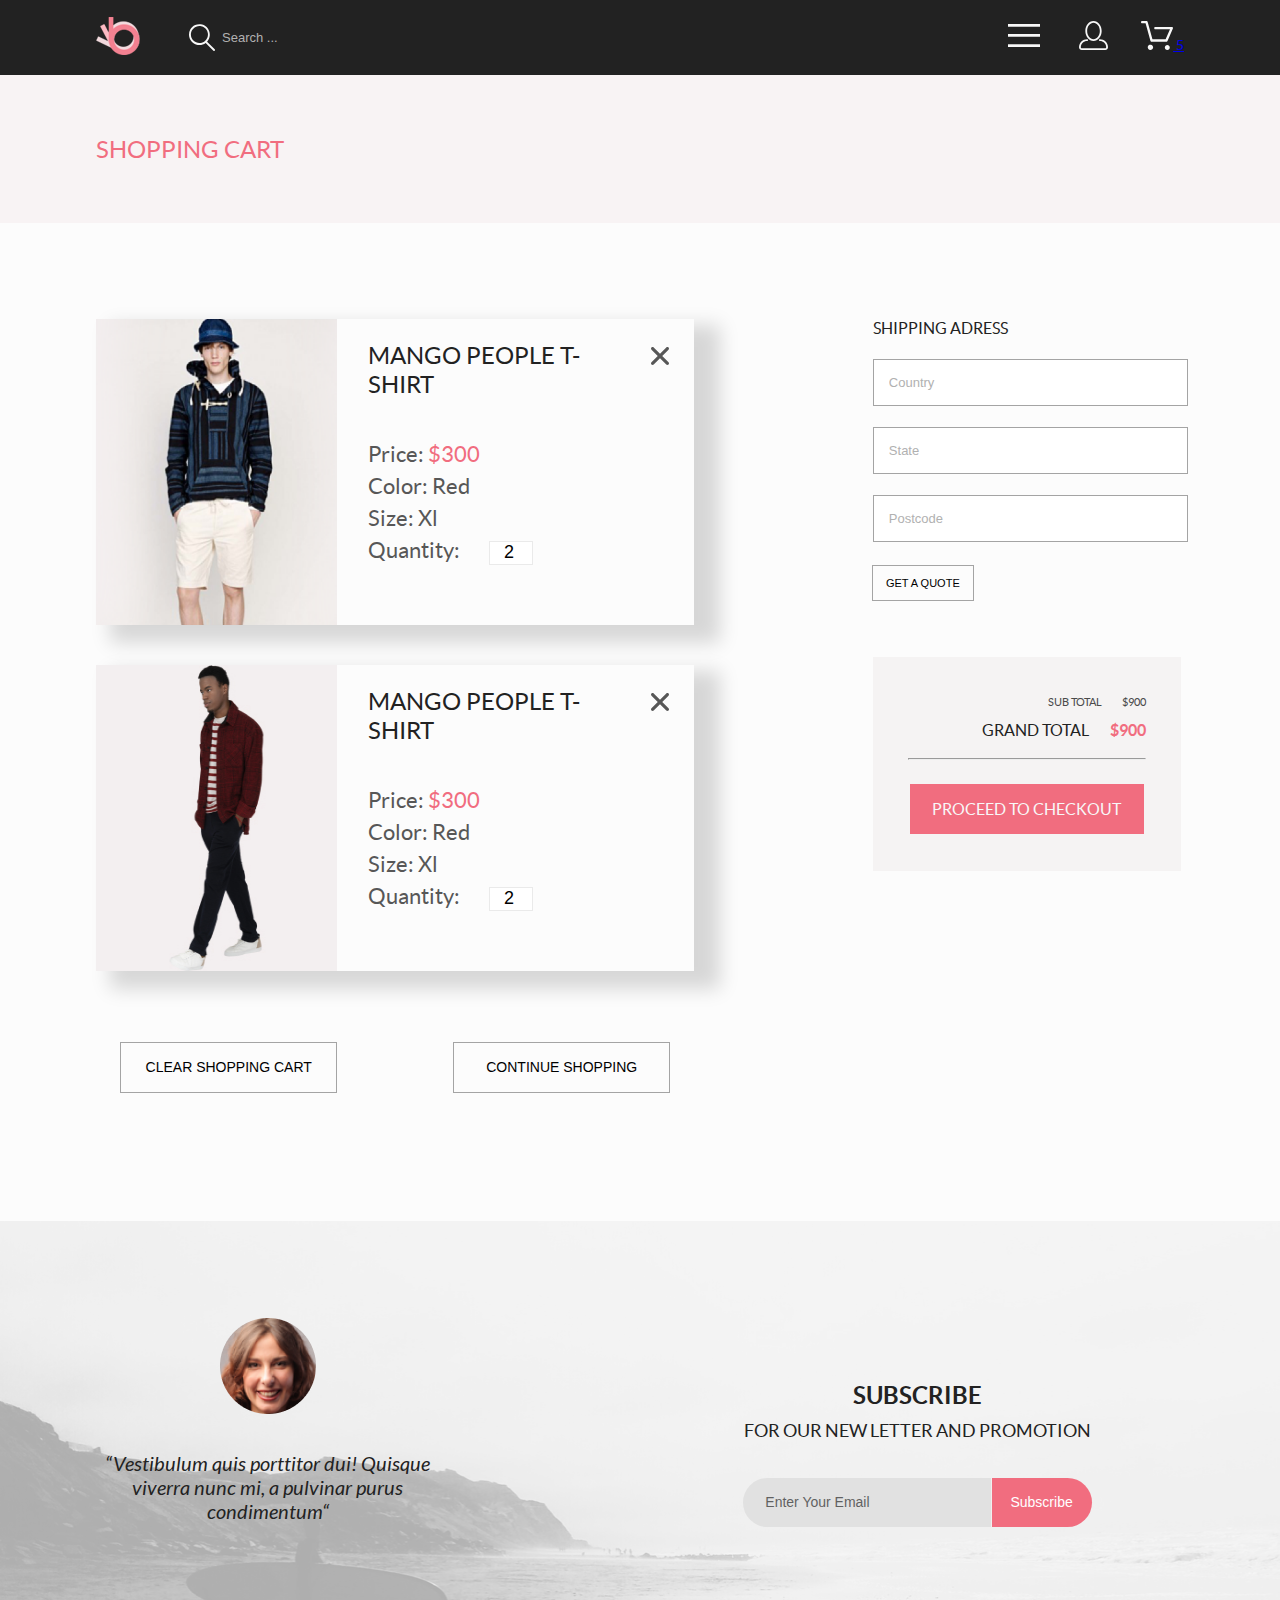
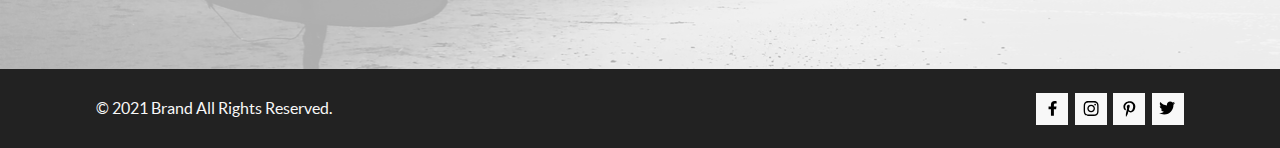
<file: cart.html>
<!DOCTYPE html>
<html lang="en">

<head>
    <meta charset="UTF-8">
    <meta http-equiv="X-UA-Compatible" content="IE=edge">
    <meta name="viewport" content="width=device-width, initial-scale=1.0">
    <link rel="stylesheet" href="css/style.css">
    <title>Shopping Cart</title>
</head>

<body>
    <header class="header">
        <div class="container header__wrp">
            <div class="header__logo-wrp">
                <a class="header__logo-link" href="index.html"><img class="header__logo" src="images/logo.png"
                        alt="logo"></a>
                <form class="header__search-form" action="#">
                    <button class="header__search-btn btn-padding" type="submit"><svg width="27" height="28"
                            viewBox="0 0 27 28" xmlns="http://www.w3.org/2000/svg">
                            <path
                                d="M19.0596 17.6259C20.6713 15.8658 21.6282 13.6048 21.7698 11.2225C21.9113 8.84018 21.2288 6.48173 19.8369 4.54318C18.445 2.60463 16.4285 1.20404 14.126 0.576619C11.8234 -0.0508009 9.3751 0.13316 7.19217 1.09761C5.00923 2.06205 3.22462 3.74825 2.13804 5.87302C1.05145 7.9978 0.729054 10.4318 1.225 12.7661C1.72094 15.1005 3.00501 17.1932 4.86158 18.6927C6.71815 20.1922 9.03413 21.0072 11.4206 21.0009C13.673 21.004 15.8645 20.27 17.6606 18.9109L25.4086 26.7179C25.4941 26.807 25.5965 26.8781 25.7099 26.927C25.8232 26.9759 25.9452 27.0017 26.0686 27.0029C26.1923 27.0033 26.3148 26.9782 26.4283 26.9292C26.5419 26.8801 26.6441 26.8082 26.7286 26.7179C26.9025 26.537 26.9997 26.2958 26.9997 26.0449C26.9997 25.794 26.9025 25.5528 26.7286 25.3719L19.0596 17.6259ZM2.88662 10.5009C2.89946 8.81563 3.41094 7.17187 4.35659 5.77685C5.30224 4.38183 6.63972 3.29801 8.20044 2.662C9.76115 2.02599 11.4752 1.86627 13.1266 2.20298C14.7779 2.53969 16.2926 3.35775 17.4797 4.55404C18.6668 5.75033 19.4732 7.27129 19.7972 8.92519C20.1212 10.5791 19.9483 12.2919 19.3002 13.8476C18.6522 15.4034 17.5581 16.7325 16.1559 17.6674C14.7536 18.6023 13.1059 19.1011 11.4206 19.1009C9.14916 19.0901 6.97482 18.1784 5.37484 16.566C3.77486 14.9537 2.87998 12.7724 2.88662 10.5009V10.5009Z" />
                        </svg>
                    </button>
                    <label class="invisible" for="search">Search</label>
                    <input class="header__search-input input-style" type="text" placeholder="Search ...">
                </form>
            </div>
            <ul class="header__list">
                <li class="header__item">
                    <div class="header__nav-wrp">
                        <button class="header__button">
                            <svg width="32" height="23" viewBox="0 0 32 23" xmlns="http://www.w3.org/2000/svg">
                                <path d="M0 23V20.31H32V23H0ZM0 12.76V10.07H32V12.76H0ZM0 2.69V0H32V2.69H0Z" />
                            </svg>
                        </button>
                        <nav class="header__nav">
                            <button class="header__nav-button">
                                <img src="images/x-button.svg" alt="X">
                            </button>
                            <h2 class="header__title">menu</h2>
                            <ul class="header-nav-list">
                                <li class="header-nav-item nav-sub-item">
                                    <a class="nav-sub-item__title" href="#">man</a>
                                    <ul class="nav-sub-item__list">
                                        <li class="nav-sub-item__item">
                                            <a class="nav-sub-item__item-link" href="#">Accessories</a>
                                        </li>
                                        <li class="nav-sub-item__item">
                                            <a class="nav-sub-item__item-link" href="#">Bags</a>
                                        </li>
                                        <li class="nav-sub-item__item">
                                            <a class="nav-sub-item__item-link" href="#">Denim</a>
                                        </li>
                                        <li class="nav-sub-item__item">
                                            <a class="nav-sub-item__item-link" href="#">T-Shirts</a>
                                        </li>
                                    </ul>
                                </li>
                                <li class="header-nav-item nav-sub-item">
                                    <a class="nav-sub-item__title" href="#">woman</a>
                                    <ul class="nav-sub-item__list">
                                        <li class="nav-sub-item__item">
                                            <a class="nav-sub-item__item-link" href="#">Accessories</a>
                                        </li>
                                        <li class="nav-sub-item__item">
                                            <a class="nav-sub-item__item-link" href="#">Jackets &
                                                Coats</a>
                                        </li>
                                        <li class="nav-sub-item__item">
                                            <a class="nav-sub-item__item-link" href="#">Polos</a>
                                        </li>
                                        <li class="nav-sub-item__item">
                                            <a class="nav-sub-item__item-link" href="#">T-Shirts</a>
                                        </li>
                                        <li class="nav-sub-item__item">
                                            <a class="nav-sub-item__item-link" href="#">Shirts</a>
                                        </li>
                                    </ul>
                                </li>
                                <li class="header-nav-item nav-sub-item">
                                    <a class="nav-sub-item__title" href="#">kids</a>
                                    <ul class="nav-sub-item__list">
                                        <li class="nav-sub-item__item">
                                            <a class="nav-sub-item__item-link" href="#">Accessories</a>
                                        </li>
                                        <li class="nav-sub-item__item">
                                            <a class="nav-sub-item__item-link" href="#">Jackets &
                                                Coats</a>
                                        </li>
                                        <li class="nav-sub-item__item">
                                            <a class="nav-sub-item__item-link" href="#">Polos</a>
                                        </li>
                                        <li class="nav-sub-item__item">
                                            <a class="nav-sub-item__item-link" href="#">T-Shirts</a>
                                        </li>
                                        <li class="nav-sub-item__item">
                                            <a class="nav-sub-item__item-link" href="#">Shirts</a>
                                        </li>
                                        <li class="nav-sub-item__item">
                                            <a class="nav-sub-item__item-link" href="#">Bags</a>
                                        </li>
                                    </ul>
                                </li>
                            </ul>
                        </nav>
                    </div>
                </li>
                <li class="header__item">
                    <a href="registration.html" class="header__link"><svg width="29" height="29" viewBox="0 0 29 29"
                            xmlns="http://www.w3.org/2000/svg">
                            <path
                                d="M14.5 19.937C19 19.937 22.656 15.464 22.656 9.968C22.656 4.472 19 0 14.5 0C13.3631 0.0217413 12.2463 0.303398 11.2351 0.823397C10.2239 1.34339 9.34507 2.08794 8.66602 3C7.12663 4.99573 6.30819 7.45381 6.34399 9.974C6.34399 15.465 10 19.937 14.5 19.937ZM14.5 1.813C18 1.813 20.844 5.472 20.844 9.969C20.844 14.466 17.998 18.125 14.5 18.125C11.002 18.125 8.15603 14.465 8.15503 9.969C8.15403 5.473 11 1.813 14.5 1.813ZM20.844 18.125C20.6036 18.125 20.373 18.2205 20.203 18.3905C20.033 18.5605 19.9375 18.7911 19.9375 19.0315C19.9375 19.2719 20.033 19.5025 20.203 19.6725C20.373 19.8425 20.6036 19.938 20.844 19.938C22.526 19.9399 24.1386 20.6088 25.3279 21.7982C26.5172 22.9875 27.1861 24.6 27.188 26.282C27.1875 26.5221 27.0918 26.7523 26.922 26.9221C26.7522 27.0918 26.5221 27.1875 26.282 27.188H2.71997C2.47985 27.1875 2.24975 27.0918 2.07996 26.9221C1.91016 26.7523 1.81449 26.5221 1.81396 26.282C1.81608 24.6001 2.48517 22.9877 3.67444 21.7985C4.86371 20.6092 6.47608 19.9401 8.15796 19.938C8.39824 19.938 8.62868 19.8425 8.79858 19.6726C8.96849 19.5027 9.06396 19.2723 9.06396 19.032C9.06396 18.7917 8.96849 18.5613 8.79858 18.3914C8.62868 18.2215 8.39824 18.126 8.15796 18.126C5.99541 18.1279 3.92201 18.9875 2.39258 20.5164C0.863144 22.0453 0.00264777 24.1185 0 26.281C0.000794067 27.0019 0.287502 27.693 0.797241 28.2027C1.30698 28.7125 1.99811 28.9992 2.71899 29H26.282C27.0027 28.9989 27.6936 28.7121 28.2031 28.2024C28.7126 27.6927 28.9992 27.0017 29 26.281C28.9974 24.1187 28.1372 22.0457 26.6083 20.5168C25.0793 18.9878 23.0063 18.1276 20.844 18.125Z" />
                        </svg>
                    </a>
                </li>
                <li class="header__item">
                    <a href="#" class="header__link">
                        <svg width="32" height="29" viewBox="0 0 32 29" xmlns="http://www.w3.org/2000/svg">
                            <path
                                d="M26.2009 29C25.5532 28.9738 24.9415 28.6948 24.4972 28.2227C24.0529 27.7506 23.8114 27.1232 23.8245 26.475C23.8376 25.8269 24.1043 25.2097 24.5673 24.7559C25.0303 24.3022 25.6527 24.048 26.301 24.048C26.9493 24.048 27.5717 24.3022 28.0347 24.7559C28.4977 25.2097 28.7644 25.8269 28.7775 26.475C28.7906 27.1232 28.549 27.7506 28.1047 28.2227C27.6604 28.6948 27.0488 28.9738 26.401 29H26.2009ZM6.75293 26.32C6.75293 25.79 6.91011 25.2718 7.20459 24.8311C7.49907 24.3904 7.91764 24.0469 8.40735 23.844C8.89705 23.6412 9.43594 23.5881 9.95581 23.6915C10.4757 23.7949 10.9532 24.0502 11.328 24.425C11.7028 24.7998 11.9581 25.2773 12.0615 25.7972C12.1649 26.317 12.1118 26.8559 11.9089 27.3456C11.7061 27.8353 11.3626 28.2539 10.9219 28.5483C10.4812 28.8428 9.96304 29 9.43298 29C9.08087 29.0003 8.73212 28.9311 8.40674 28.7966C8.08136 28.662 7.78569 28.4646 7.53662 28.2158C7.28755 27.9669 7.09001 27.6713 6.9552 27.3461C6.82039 27.0208 6.75098 26.6721 6.75098 26.32H6.75293ZM10.553 20.686C10.2935 20.6868 10.0409 20.6024 9.83411 20.4457C9.62727 20.2891 9.47758 20.0689 9.40796 19.819L4.57495 2.36401H1.18201C0.868521 2.36401 0.567859 2.23947 0.346191 2.01781C0.124523 1.79614 0 1.49549 0 1.18201C0 0.868519 0.124523 0.567873 0.346191 0.346205C0.567859 0.124537 0.868521 5.81268e-06 1.18201 5.81268e-06H5.46301C5.7225 -0.00080736 5.97504 0.0837201 6.18176 0.240568C6.38848 0.397416 6.53784 0.617884 6.60693 0.868006L11.4399 18.323H24.6179L29.001 8.27501H14.401C14.2428 8.27961 14.0854 8.25242 13.9379 8.19507C13.7904 8.13771 13.6559 8.05134 13.5424 7.94108C13.4288 7.83082 13.3386 7.69891 13.277 7.55315C13.2154 7.40739 13.1836 7.25075 13.1836 7.0925C13.1836 6.93426 13.2154 6.77762 13.277 6.63186C13.3386 6.4861 13.4288 6.35419 13.5424 6.24393C13.6559 6.13367 13.7904 6.0473 13.9379 5.98994C14.0854 5.93259 14.2428 5.90541 14.401 5.91001H30.814C31.0097 5.90996 31.2022 5.95866 31.3744 6.05172C31.5465 6.14478 31.6928 6.27926 31.7999 6.44301C31.9078 6.60729 31.9734 6.79569 31.9908 6.99145C32.0083 7.18721 31.9771 7.38424 31.9 7.565L26.495 19.977C26.4026 20.1876 26.251 20.3668 26.0585 20.4927C25.866 20.6186 25.641 20.6858 25.411 20.686H10.553Z" />
                        </svg>
                        <span class="header__link-span">5</span>
                    </a>

                </li>
            </ul>
        </div>
    </header>

    <main>
        <section class="page-heading">
            <div class="container">
                <h1 class="page-heading__title pink">shopping cart</h1>
            </div>
        </section>
        <section class="cart">
            <div class="cart__wrp container">
                <div class="cart__goods">
                    <ul class="cart__list">
                        <li class="cart__item">
                            <div class="cart__item-wrp">
                                <div class="cart__item-img-block"><img class="cart__item-img" src="images/item-3.png"
                                        alt="item-3" width="262" height="306"></div>
                                <div class="cart__item-property-wrp">
                                    <h2 class="cart__item-title">mango people t-shirt</h2>
                                    <ul class="cart__item-property">
                                        <li class="cart__item-property-descr">Price: <span class="pink">$300</span></li>
                                        <li class="cart__item-property-descr">Color: Red</li>
                                        <li class="cart__item-property-descr">Size: Xl</li>
                                        <li class="cart__item-property-descr">Quantity: <input type="number" value="2">
                                        </li>
                                    </ul>
                                </div>
                                <button class="cart__item-btn" type="button"><svg width="18" height="18"
                                        viewBox="0 0 18 18" xmlns="http://www.w3.org/2000/svg">
                                        <path
                                            d="M11.2453 9L17.5302 2.71516C17.8285 2.41741 17.9962 2.01336 17.9966 1.59191C17.997 1.17045 17.8299 0.76611 17.5322 0.467833C17.2344 0.169555 16.8304 0.00177586 16.4089 0.00140366C15.9875 0.00103146 15.5831 0.168097 15.2848 0.465848L9 6.75069L2.71516 0.465848C2.41688 0.167571 2.01233 0 1.5905 0C1.16868 0 0.764125 0.167571 0.465848 0.465848C0.167571 0.764125 0 1.16868 0 1.5905C0 2.01233 0.167571 2.41688 0.465848 2.71516L6.75069 9L0.465848 15.2848C0.167571 15.5831 0 15.9877 0 16.4095C0 16.8313 0.167571 17.2359 0.465848 17.5342C0.764125 17.8324 1.16868 18 1.5905 18C2.01233 18 2.41688 17.8324 2.71516 17.5342L9 11.2493L15.2848 17.5342C15.5831 17.8324 15.9877 18 16.4095 18C16.8313 18 17.2359 17.8324 17.5342 17.5342C17.8324 17.2359 18 16.8313 18 16.4095C18 15.9877 17.8324 15.5831 17.5342 15.2848L11.2453 9Z" />
                                    </svg>
                                </button>
                            </div>
                        </li>
                        <li class="cart__item">
                            <div class="cart__item-wrp">
                                <div class="cart__item-img-block"><img class="cart__item-img" src="images/item-7.jpg"
                                        alt="item-7" width="262" height="306"></div>
                                <div class="cart__item-property-wrp">
                                    <h2 class="cart__item-title">mango people t-shirt</h2>
                                    <ul class="cart__item-property-list">
                                        <li class="cart__item-property-descr">Price: <span class="pink">$300</span></li>
                                        <li class="cart__item-property-descr">Color: Red</li>
                                        <li class="cart__item-property-descr">Size: Xl</li>
                                        <li class="cart__item-property-descr">Quantity: <input type="number" value="2">
                                        </li>
                                    </ul>
                                </div>
                                <button class="cart__item-btn" type="button"><svg width="18" height="18"
                                        viewBox="0 0 18 18" xmlns="http://www.w3.org/2000/svg">
                                        <path
                                            d="M11.2453 9L17.5302 2.71516C17.8285 2.41741 17.9962 2.01336 17.9966 1.59191C17.997 1.17045 17.8299 0.76611 17.5322 0.467833C17.2344 0.169555 16.8304 0.00177586 16.4089 0.00140366C15.9875 0.00103146 15.5831 0.168097 15.2848 0.465848L9 6.75069L2.71516 0.465848C2.41688 0.167571 2.01233 0 1.5905 0C1.16868 0 0.764125 0.167571 0.465848 0.465848C0.167571 0.764125 0 1.16868 0 1.5905C0 2.01233 0.167571 2.41688 0.465848 2.71516L6.75069 9L0.465848 15.2848C0.167571 15.5831 0 15.9877 0 16.4095C0 16.8313 0.167571 17.2359 0.465848 17.5342C0.764125 17.8324 1.16868 18 1.5905 18C2.01233 18 2.41688 17.8324 2.71516 17.5342L9 11.2493L15.2848 17.5342C15.5831 17.8324 15.9877 18 16.4095 18C16.8313 18 17.2359 17.8324 17.5342 17.5342C17.8324 17.2359 18 16.8313 18 16.4095C18 15.9877 17.8324 15.5831 17.5342 15.2848L11.2453 9Z" />
                                    </svg>
                                </button>
                            </div>
                        </li>
                    </ul>
                    <div class="cart__btn-wrp">
                        <button class="cart__btn" type="button">clear shopping cart</button>
                        <button class="cart__btn" type="button">continue shopping</button>
                    </div>
                </div>
                <div class="cart__delivery">
                    <div class="cart__address">
                        <form class="cart__form">
                            <fieldset>
                                <legend class="cart__form-title">shipping adress</legend>
                                <label class="invisible" for="country">Country</label>
                                <input class="cart__form-input input-style" type="text" id="country"
                                    placeholder="Country">
                                <label class="invisible" for="state">State</label>
                                <input class="cart__form-input input-style" type="text" id="state" placeholder="State">
                                <label class="invisible" for="postcode">Postcode</label>
                                <input class="cart__form-input input-style" type="text" id="postcode"
                                    placeholder="Postcode">
                                <button class="cart__form-btn" type="submit">get a quote</button>
                            </fieldset>
                        </form>
                    </div>
                    <div class="cart__payment">
                        <p class="cart__payment-text">sub total <span>$900</span></p>
                        <h2 class="cart__payment-heading">grand total <span
                                class="cart__payment-subheading pink">$900</span></h2>
                        <hr>
                        <button class="cart__payment-btn" type="button">proceed to checkout</button>
                    </div>
                </div>
            </div>
        </section>
    </main>

    <footer class="footer">
        <section class="footer__subscribe">
            <div class="footer__subscribe-wrp container">
                <div class="footer__subscribe-user">
                    <img class="footer__subscribe-img" src="images/main-face.png" alt="face">
                    <blockquote class="footer__subscribe-quote">“Vestibulum quis porttitor dui! Quisque viverra
                        nunc mi, a pulvinar purus condimentum“
                    </blockquote>
                </div>
                <div class="footer__subscribe-info">
                    <h2 class="footer__subscribe-title">subscribe</h2>
                    <p class="footer__subscribe-text">for our new letter and promotion</p>
                    <form class="footer__subscribe-form">
                        <label for="subscribe">Email</label>
                        <input class="footer__subscribe-input" type="text" id="subscribe"
                            placeholder="Enter Your Email">
                        <button class="footer__subscribe-btn" type="submit">Subscribe</button>
                    </form>
                </div>
            </div>
        </section>
        <section class="footer__copy">
            <div class="footer__copy-wrp container">
                <p class="footer__copy-text">© 2021 Brand All Rights Reserved.</p>
                <ul class="footer__copy-list">
                    <li class="footer__copy-item">
                        <a class="footer__copy-item-link"><svg width="11" height="16" viewBox="0 0 11 16"
                                xmlns="http://www.w3.org/2000/svg">
                                <path
                                    d="M9.08836 8.28L9.50686 5.61602H6.89022V3.88729C6.89022 3.15847 7.25574 2.44806 8.42765 2.44806H9.61722V0.179975C9.61722 0.179975 8.53772 0 7.50561 0C5.35073 0 3.9422 1.27593 3.9422 3.5857V5.61602H1.54688V8.28H3.9422V14.72H6.89022V8.28H9.08836Z" />
                            </svg></a>
                    </li>
                    <li class="footer__copy-item">
                        <a class="footer__copy-item-link"><svg width="16" height="15" viewBox="0 0 16 15"
                                xmlns="http://www.w3.org/2000/svg">
                                <path
                                    d="M8.13897 3.68159C6.02383 3.68159 4.31774 5.38491 4.31774 7.49663C4.31774 9.60835 6.02383 11.3117 8.13897 11.3117C10.2541 11.3117 11.9602 9.60835 11.9602 7.49663C11.9602 5.38491 10.2541 3.68159 8.13897 3.68159ZM8.13897 9.9769C6.77211 9.9769 5.65467 8.8646 5.65467 7.49663C5.65467 6.12866 6.76878 5.01636 8.13897 5.01636C9.50915 5.01636 10.6233 6.12866 10.6233 7.49663C10.6233 8.8646 9.50583 9.9769 8.13897 9.9769V9.9769ZM13.0078 3.52554C13.0078 4.02026 12.6087 4.41538 12.1165 4.41538C11.621 4.41538 11.2252 4.01694 11.2252 3.52554C11.2252 3.03413 11.6243 2.63569 12.1165 2.63569C12.6087 2.63569 13.0078 3.03413 13.0078 3.52554ZM15.5386 4.42866C15.4821 3.23667 15.2094 2.18081 14.3347 1.31089C13.4634 0.440967 12.4058 0.168701 11.2119 0.108936C9.9814 0.039209 6.29321 0.039209 5.0627 0.108936C3.8721 0.165381 2.81453 0.437646 1.93987 1.30757C1.06522 2.17749 0.795836 3.23335 0.735973 4.42534C0.666134 5.65386 0.666134 9.33608 0.735973 10.5646C0.79251 11.7566 1.06522 12.8124 1.93987 13.6824C2.81453 14.5523 3.86878 14.8246 5.0627 14.8843C6.29321 14.9541 9.9814 14.9541 11.2119 14.8843C12.4058 14.8279 13.4634 14.5556 14.3347 13.6824C15.2061 12.8124 15.4788 11.7566 15.5386 10.5646C15.6085 9.33608 15.6085 5.65718 15.5386 4.42866V4.42866ZM13.949 11.8828C13.6895 12.5335 13.1874 13.0349 12.5322 13.2972C11.5511 13.6857 9.22314 13.596 8.13897 13.596C7.05479 13.596 4.72348 13.6824 3.74573 13.2972C3.09389 13.0382 2.59171 12.5369 2.32898 11.8828C1.93987 10.9033 2.02967 8.57905 2.02967 7.49663C2.02967 6.41421 1.9432 4.08667 2.32898 3.1105C2.58838 2.45972 3.09056 1.95835 3.74573 1.69604C4.7268 1.30757 7.05479 1.39722 8.13897 1.39722C9.22314 1.39722 11.5545 1.31089 12.5322 1.69604C13.184 1.95503 13.6862 2.4564 13.949 3.1105C14.3381 4.08999 14.2483 6.41421 14.2483 7.49663C14.2483 8.57905 14.3381 10.9066 13.949 11.8828Z" />
                            </svg>
                        </a>
                    </li>
                    <li class="footer__copy-item">
                        <a class="footer__copy-item-link"><svg width="13" height="16" viewBox="0 0 13 16"
                                xmlns="http://www.w3.org/2000/svg">
                                <path
                                    d="M6.74032 0.203125C3.55564 0.203125 0.408203 2.34063 0.408203 5.8C0.408203 8 1.63738 9.25 2.38233 9.25C2.68963 9.25 2.86655 8.3875 2.86655 8.14375C2.86655 7.85313 2.13091 7.23438 2.13091 6.025C2.13091 3.5125 4.03055 1.73125 6.4889 1.73125C8.60271 1.73125 10.1671 2.94062 10.1671 5.1625C10.1671 6.82187 9.50597 9.93437 7.36422 9.93437C6.59133 9.93437 5.93018 9.37188 5.93018 8.56563C5.93018 7.38438 6.74963 6.24062 6.74963 5.02187C6.74963 2.95312 3.835 3.32812 3.835 5.82812C3.835 6.35312 3.90018 6.93437 4.13298 7.4125C3.70463 9.26875 2.82931 12.0344 2.82931 13.9469C2.82931 14.5375 2.91311 15.1188 2.96899 15.7094C3.07452 15.8281 3.02175 15.8156 3.18316 15.7563C4.74757 13.6 4.69169 13.1781 5.3994 10.3562C5.78119 11.0875 6.76826 11.4812 7.55046 11.4812C10.8469 11.4812 12.3275 8.24688 12.3275 5.33125C12.3275 2.22813 9.66427 0.203125 6.74032 0.203125Z" />
                            </svg>
                        </a>
                    </li>
                    <li class="footer__copy-item">
                        <a class="footer__copy-item-link"><svg width="17" height="14" viewBox="0 0 17 14"
                                xmlns="http://www.w3.org/2000/svg">
                                <path
                                    d="M14.417 3.74052C14.427 3.88264 14.427 4.0248 14.427 4.16692C14.427 8.50192 11.1498 13.4969 5.15986 13.4969C3.31448 13.4969 1.60022 12.9588 0.158203 12.0248C0.420396 12.0552 0.67247 12.0654 0.944751 12.0654C2.46741 12.0654 3.8691 11.5476 4.98843 10.6644C3.5565 10.6339 2.3565 9.68977 1.94305 8.39027C2.14475 8.4207 2.34642 8.44102 2.5582 8.44102C2.85063 8.44102 3.14308 8.40039 3.41533 8.32936C1.92291 8.02477 0.803551 6.70498 0.803551 5.11108V5.07048C1.23715 5.31414 1.74139 5.46642 2.2758 5.4867C1.39849 4.89786 0.823727 3.8928 0.823727 2.75573C0.823727 2.14661 0.985041 1.58823 1.26741 1.10092C2.87077 3.09077 5.28086 4.39023 7.98334 4.53239C7.93293 4.28873 7.90266 4.03495 7.90266 3.78114C7.90266 1.97402 9.35477 0.501953 11.1598 0.501953C12.0976 0.501953 12.9446 0.897891 13.5396 1.53748C14.2757 1.39536 14.9816 1.12123 15.6068 0.745609C15.3648 1.50705 14.8505 2.14664 14.1749 2.5527C14.8304 2.48167 15.4657 2.29889 16.0505 2.04511C15.6069 2.69483 15.0522 3.27348 14.417 3.74052V3.74052Z" />
                            </svg>
                        </a>
                    </li>
                </ul>
            </div>
        </section>

    </footer>
    <script src="js/script.js"></script>
</body>

</html>
</file>
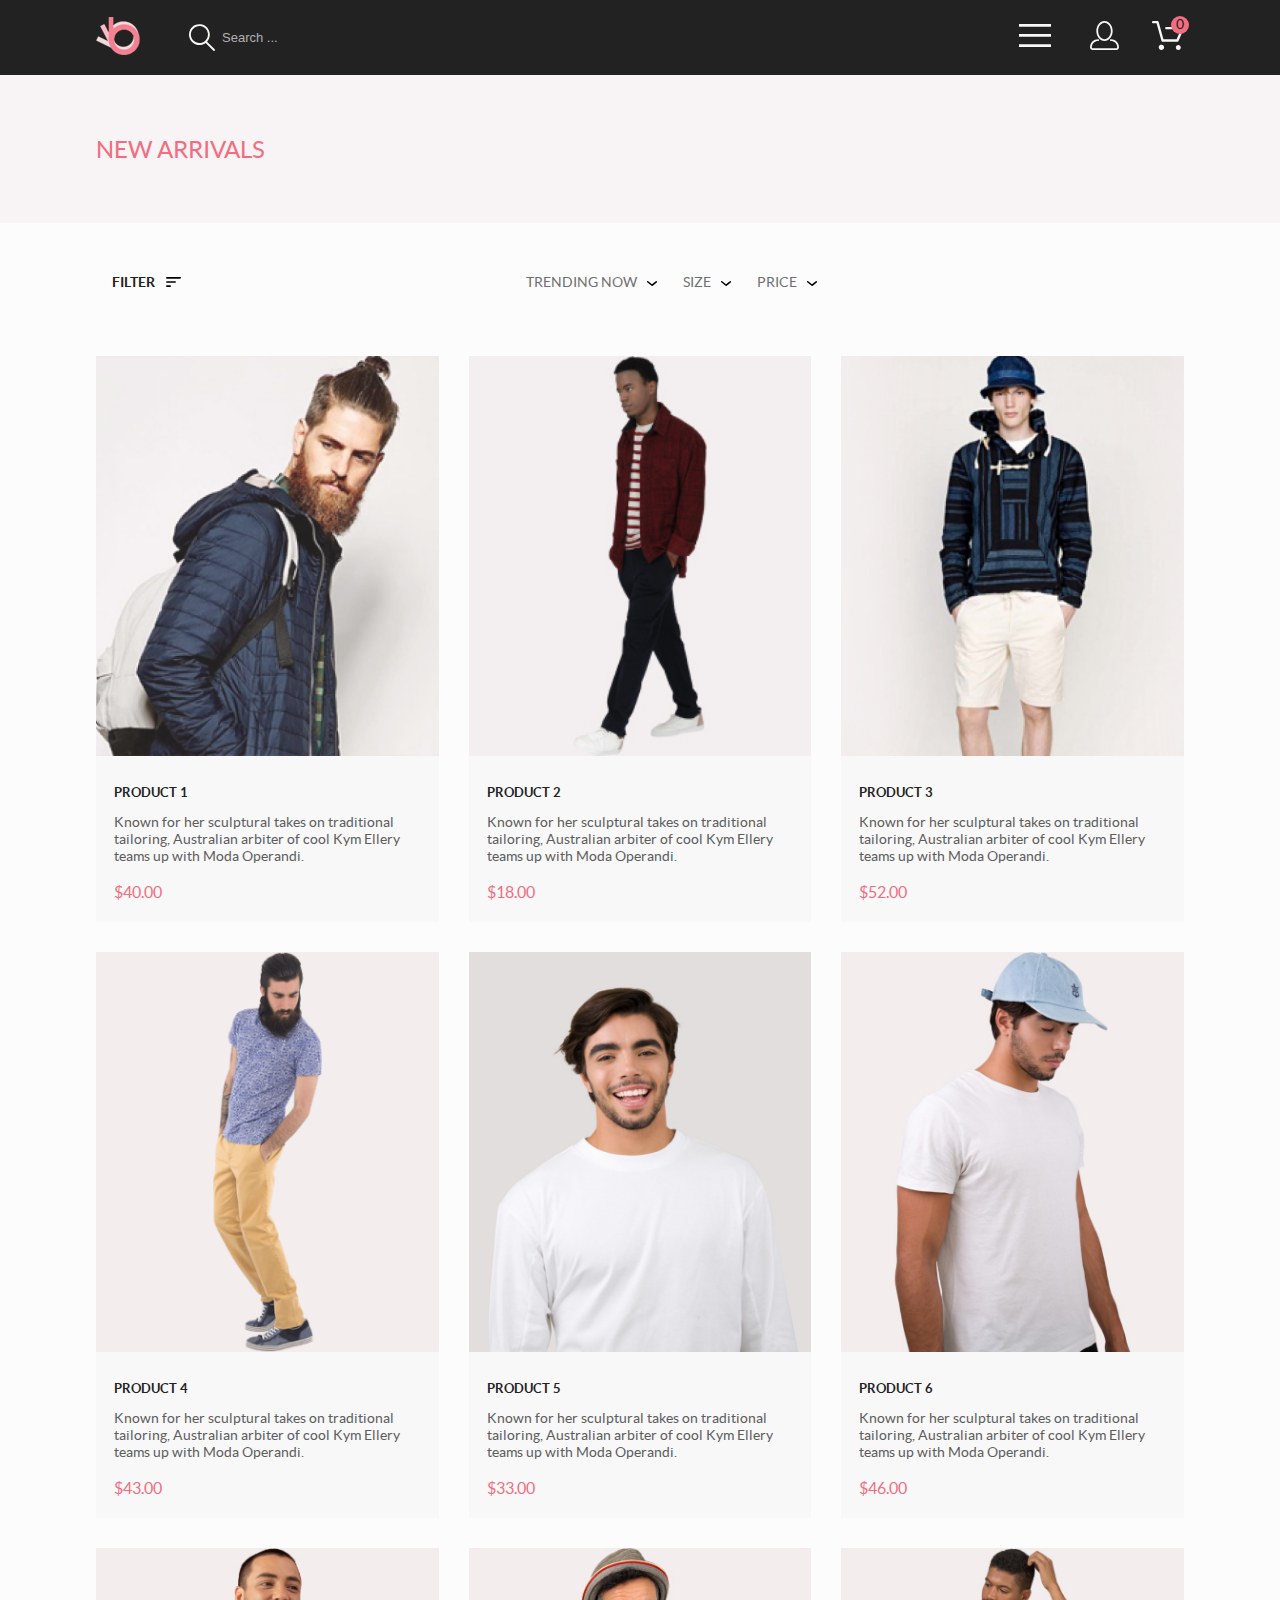
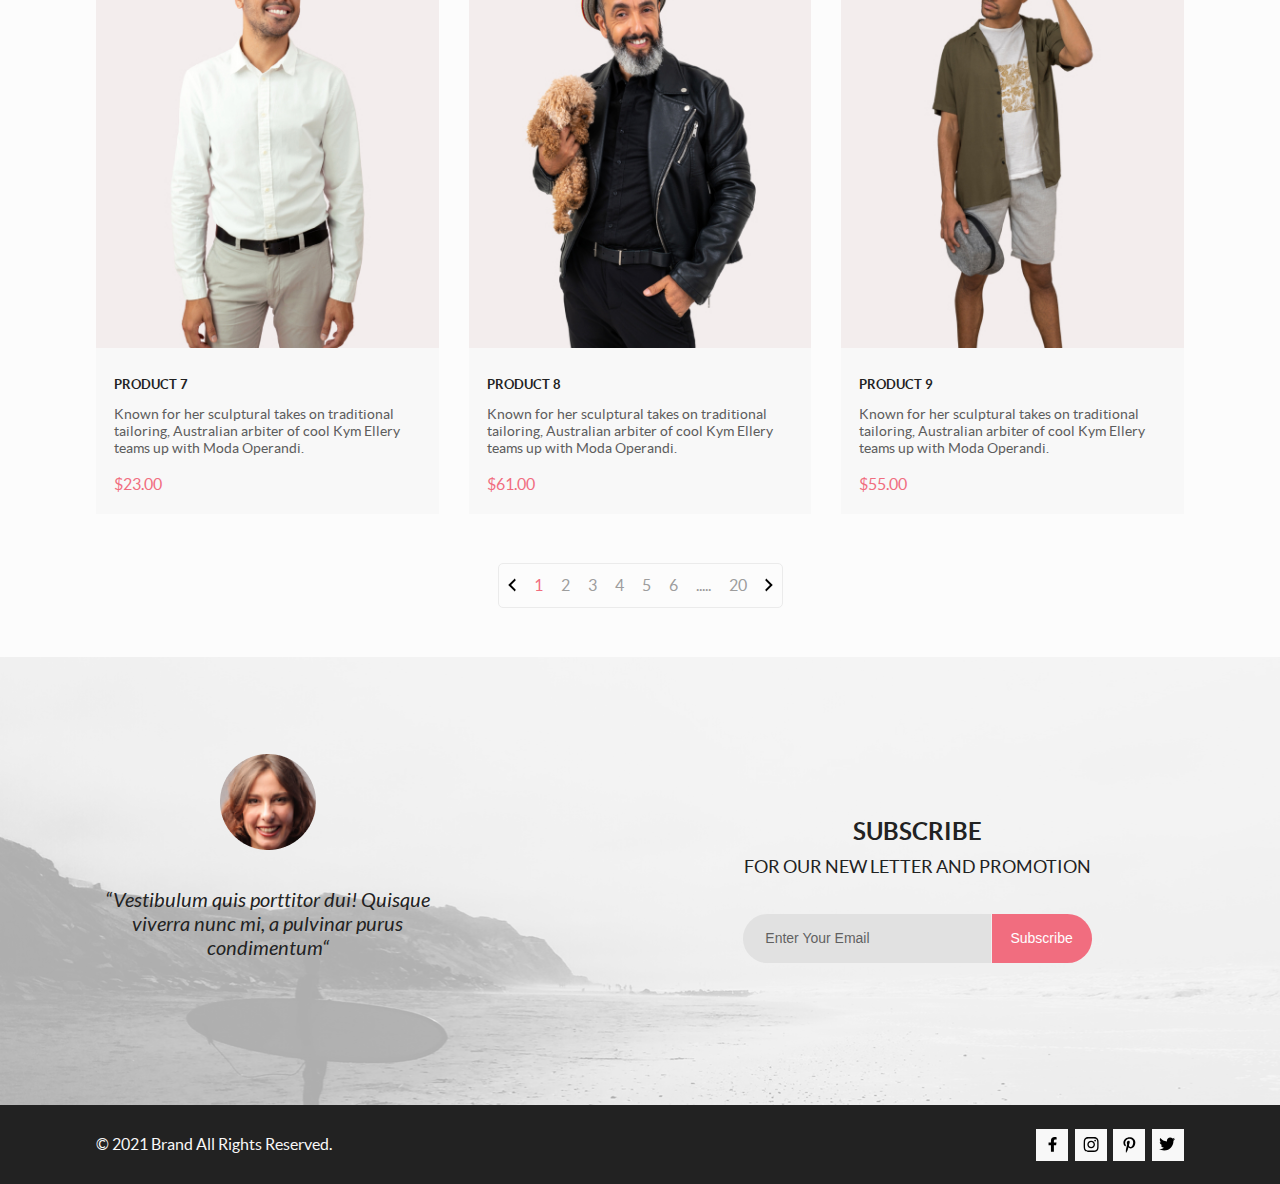
<file: catalog.html>
<!DOCTYPE html>
<html lang="en">

<head>
    <meta charset="UTF-8">
    <meta http-equiv="X-UA-Compatible" content="IE=edge">
    <meta name="viewport" content="width=device-width, initial-scale=1.0">
    <link rel="stylesheet" href="css/style.css">
    <title>Document</title>
</head>

<body>
    <header class="header">
        <div class="container header__wrp">
            <div class="header__logo-wrp">
                <a class="header__logo-link" href="index.html"><img class="header__logo" src="images/logo.png"
                        alt="logo"></a>
                <form class="header__search-form" action="#">
                    <button class="header__search-btn btn-padding" type="submit"><svg width="27" height="28"
                            viewBox="0 0 27 28" xmlns="http://www.w3.org/2000/svg">
                            <path
                                d="M19.0596 17.6259C20.6713 15.8658 21.6282 13.6048 21.7698 11.2225C21.9113 8.84018 21.2288 6.48173 19.8369 4.54318C18.445 2.60463 16.4285 1.20404 14.126 0.576619C11.8234 -0.0508009 9.3751 0.13316 7.19217 1.09761C5.00923 2.06205 3.22462 3.74825 2.13804 5.87302C1.05145 7.9978 0.729054 10.4318 1.225 12.7661C1.72094 15.1005 3.00501 17.1932 4.86158 18.6927C6.71815 20.1922 9.03413 21.0072 11.4206 21.0009C13.673 21.004 15.8645 20.27 17.6606 18.9109L25.4086 26.7179C25.4941 26.807 25.5965 26.8781 25.7099 26.927C25.8232 26.9759 25.9452 27.0017 26.0686 27.0029C26.1923 27.0033 26.3148 26.9782 26.4283 26.9292C26.5419 26.8801 26.6441 26.8082 26.7286 26.7179C26.9025 26.537 26.9997 26.2958 26.9997 26.0449C26.9997 25.794 26.9025 25.5528 26.7286 25.3719L19.0596 17.6259ZM2.88662 10.5009C2.89946 8.81563 3.41094 7.17187 4.35659 5.77685C5.30224 4.38183 6.63972 3.29801 8.20044 2.662C9.76115 2.02599 11.4752 1.86627 13.1266 2.20298C14.7779 2.53969 16.2926 3.35775 17.4797 4.55404C18.6668 5.75033 19.4732 7.27129 19.7972 8.92519C20.1212 10.5791 19.9483 12.2919 19.3002 13.8476C18.6522 15.4034 17.5581 16.7325 16.1559 17.6674C14.7536 18.6023 13.1059 19.1011 11.4206 19.1009C9.14916 19.0901 6.97482 18.1784 5.37484 16.566C3.77486 14.9537 2.87998 12.7724 2.88662 10.5009V10.5009Z" />
                        </svg>
                    </button>
                    <label class="invisible" for="search">Search</label>
                    <input class="header__search-input input-style" type="text" placeholder="Search ...">
                </form>
            </div>
            <ul class="header__list">
                <li class="header__item">
                    <div class="header__nav-wrp">
                        <button class="header__button">
                            <svg width="32" height="23" viewBox="0 0 32 23" xmlns="http://www.w3.org/2000/svg">
                                <path d="M0 23V20.31H32V23H0ZM0 12.76V10.07H32V12.76H0ZM0 2.69V0H32V2.69H0Z" />
                            </svg>
                        </button>
                        <nav class="header__nav">
                            <button class="header__nav-button">
                                <img src="images/x-button.svg" alt="X">
                            </button>
                            <h2 class="header__title">menu</h2>
                            <ul class="header-nav-list">
                                <li class="header-nav-item nav-sub-item">
                                    <a class="nav-sub-item__title" href="#">man</a>
                                    <ul class="nav-sub-item__list">
                                        <li class="nav-sub-item__item">
                                            <a class="nav-sub-item__item-link" href="#">Accessories</a>
                                        </li>
                                        <li class="nav-sub-item__item">
                                            <a class="nav-sub-item__item-link" href="#">Bags</a>
                                        </li>
                                        <li class="nav-sub-item__item">
                                            <a class="nav-sub-item__item-link" href="#">Denim</a>
                                        </li>
                                        <li class="nav-sub-item__item">
                                            <a class="nav-sub-item__item-link" href="#">T-Shirts</a>
                                        </li>
                                    </ul>
                                </li>
                                <li class="header-nav-item nav-sub-item">
                                    <a class="nav-sub-item__title" href="#">woman</a>
                                    <ul class="nav-sub-item__list">
                                        <li class="nav-sub-item__item">
                                            <a class="nav-sub-item__item-link" href="#">Accessories</a>
                                        </li>
                                        <li class="nav-sub-item__item">
                                            <a class="nav-sub-item__item-link" href="#">Jackets &
                                                Coats</a>
                                        </li>
                                        <li class="nav-sub-item__item">
                                            <a class="nav-sub-item__item-link" href="#">Polos</a>
                                        </li>
                                        <li class="nav-sub-item__item">
                                            <a class="nav-sub-item__item-link" href="#">T-Shirts</a>
                                        </li>
                                        <li class="nav-sub-item__item">
                                            <a class="nav-sub-item__item-link" href="#">Shirts</a>
                                        </li>
                                    </ul>
                                </li>
                                <li class="header-nav-item nav-sub-item">
                                    <a class="nav-sub-item__title" href="#">kids</a>
                                    <ul class="nav-sub-item__list">
                                        <li class="nav-sub-item__item">
                                            <a class="nav-sub-item__item-link" href="#">Accessories</a>
                                        </li>
                                        <li class="nav-sub-item__item">
                                            <a class="nav-sub-item__item-link" href="#">Jackets &
                                                Coats</a>
                                        </li>
                                        <li class="nav-sub-item__item">
                                            <a class="nav-sub-item__item-link" href="#">Polos</a>
                                        </li>
                                        <li class="nav-sub-item__item">
                                            <a class="nav-sub-item__item-link" href="#">T-Shirts</a>
                                        </li>
                                        <li class="nav-sub-item__item">
                                            <a class="nav-sub-item__item-link" href="#">Shirts</a>
                                        </li>
                                        <li class="nav-sub-item__item">
                                            <a class="nav-sub-item__item-link" href="#">Bags</a>
                                        </li>
                                    </ul>
                                </li>
                            </ul>
                        </nav>
                    </div>
                </li>
                <li class="header__item">
                    <a href="registration.html" class="header__link"><svg width="29" height="29" viewBox="0 0 29 29"
                            xmlns="http://www.w3.org/2000/svg">
                            <path
                                d="M14.5 19.937C19 19.937 22.656 15.464 22.656 9.968C22.656 4.472 19 0 14.5 0C13.3631 0.0217413 12.2463 0.303398 11.2351 0.823397C10.2239 1.34339 9.34507 2.08794 8.66602 3C7.12663 4.99573 6.30819 7.45381 6.34399 9.974C6.34399 15.465 10 19.937 14.5 19.937ZM14.5 1.813C18 1.813 20.844 5.472 20.844 9.969C20.844 14.466 17.998 18.125 14.5 18.125C11.002 18.125 8.15603 14.465 8.15503 9.969C8.15403 5.473 11 1.813 14.5 1.813ZM20.844 18.125C20.6036 18.125 20.373 18.2205 20.203 18.3905C20.033 18.5605 19.9375 18.7911 19.9375 19.0315C19.9375 19.2719 20.033 19.5025 20.203 19.6725C20.373 19.8425 20.6036 19.938 20.844 19.938C22.526 19.9399 24.1386 20.6088 25.3279 21.7982C26.5172 22.9875 27.1861 24.6 27.188 26.282C27.1875 26.5221 27.0918 26.7523 26.922 26.9221C26.7522 27.0918 26.5221 27.1875 26.282 27.188H2.71997C2.47985 27.1875 2.24975 27.0918 2.07996 26.9221C1.91016 26.7523 1.81449 26.5221 1.81396 26.282C1.81608 24.6001 2.48517 22.9877 3.67444 21.7985C4.86371 20.6092 6.47608 19.9401 8.15796 19.938C8.39824 19.938 8.62868 19.8425 8.79858 19.6726C8.96849 19.5027 9.06396 19.2723 9.06396 19.032C9.06396 18.7917 8.96849 18.5613 8.79858 18.3914C8.62868 18.2215 8.39824 18.126 8.15796 18.126C5.99541 18.1279 3.92201 18.9875 2.39258 20.5164C0.863144 22.0453 0.00264777 24.1185 0 26.281C0.000794067 27.0019 0.287502 27.693 0.797241 28.2027C1.30698 28.7125 1.99811 28.9992 2.71899 29H26.282C27.0027 28.9989 27.6936 28.7121 28.2031 28.2024C28.7126 27.6927 28.9992 27.0017 29 26.281C28.9974 24.1187 28.1372 22.0457 26.6083 20.5168C25.0793 18.9878 23.0063 18.1276 20.844 18.125Z" />
                        </svg>
                    </a>
                </li>
                <li class="header__item shop-cart-link">
                    <div class="header__link"><svg width="32" height="29" viewBox="0 0 32 29"
                            xmlns="http://www.w3.org/2000/svg">
                            <path
                                d="M26.2009 29C25.5532 28.9738 24.9415 28.6948 24.4972 28.2227C24.0529 27.7506 23.8114 27.1232 23.8245 26.475C23.8376 25.8269 24.1043 25.2097 24.5673 24.7559C25.0303 24.3022 25.6527 24.048 26.301 24.048C26.9493 24.048 27.5717 24.3022 28.0347 24.7559C28.4977 25.2097 28.7644 25.8269 28.7775 26.475C28.7906 27.1232 28.549 27.7506 28.1047 28.2227C27.6604 28.6948 27.0488 28.9738 26.401 29H26.2009ZM6.75293 26.32C6.75293 25.79 6.91011 25.2718 7.20459 24.8311C7.49907 24.3904 7.91764 24.0469 8.40735 23.844C8.89705 23.6412 9.43594 23.5881 9.95581 23.6915C10.4757 23.7949 10.9532 24.0502 11.328 24.425C11.7028 24.7998 11.9581 25.2773 12.0615 25.7972C12.1649 26.317 12.1118 26.8559 11.9089 27.3456C11.7061 27.8353 11.3626 28.2539 10.9219 28.5483C10.4812 28.8428 9.96304 29 9.43298 29C9.08087 29.0003 8.73212 28.9311 8.40674 28.7966C8.08136 28.662 7.78569 28.4646 7.53662 28.2158C7.28755 27.9669 7.09001 27.6713 6.9552 27.3461C6.82039 27.0208 6.75098 26.6721 6.75098 26.32H6.75293ZM10.553 20.686C10.2935 20.6868 10.0409 20.6024 9.83411 20.4457C9.62727 20.2891 9.47758 20.0689 9.40796 19.819L4.57495 2.36401H1.18201C0.868521 2.36401 0.567859 2.23947 0.346191 2.01781C0.124523 1.79614 0 1.49549 0 1.18201C0 0.868519 0.124523 0.567873 0.346191 0.346205C0.567859 0.124537 0.868521 5.81268e-06 1.18201 5.81268e-06H5.46301C5.7225 -0.00080736 5.97504 0.0837201 6.18176 0.240568C6.38848 0.397416 6.53784 0.617884 6.60693 0.868006L11.4399 18.323H24.6179L29.001 8.27501H14.401C14.2428 8.27961 14.0854 8.25242 13.9379 8.19507C13.7904 8.13771 13.6559 8.05134 13.5424 7.94108C13.4288 7.83082 13.3386 7.69891 13.277 7.55315C13.2154 7.40739 13.1836 7.25075 13.1836 7.0925C13.1836 6.93426 13.2154 6.77762 13.277 6.63186C13.3386 6.4861 13.4288 6.35419 13.5424 6.24393C13.6559 6.13367 13.7904 6.0473 13.9379 5.98994C14.0854 5.93259 14.2428 5.90541 14.401 5.91001H30.814C31.0097 5.90996 31.2022 5.95866 31.3744 6.05172C31.5465 6.14478 31.6928 6.27926 31.7999 6.44301C31.9078 6.60729 31.9734 6.79569 31.9908 6.99145C32.0083 7.18721 31.9771 7.38424 31.9 7.565L26.495 19.977C26.4026 20.1876 26.251 20.3668 26.0585 20.4927C25.866 20.6186 25.641 20.6858 25.411 20.686H10.553Z" />
                        </svg>
                    </div>
                    <span class="shop-cart-span">0</span>
                    <div class="shop-cart">
                        <div class="shop-cart-header">
                            <div class="shop-cart-col">Product</div>
                            <div class="shop-cart-col">Amount</div>
                            <div class="shop-cart-col">Price</div>
                            <div class="shop-cart-col">Total</div>
                        </div>
                        <div class="shop-cart-row">
                        </div>

                        <div class="shop-cart-price">
                            Total price: <span class="shop-cart-totalPrice"> 0</span>
                        </div>
                    </div>
                </li>
            </ul>
        </div>
    </header>

    <section class="page-heading">
        <div class="container">
            <h1 class="page-heading__title pink">new arrivals</h1>
        </div>
    </section>

    <section class="stock container">
        <div class="stock__filters">
            <div class="stock__filter-main-wrp">
                <h3 class="stock__filter-heading">filter</h3>
                <div class="stock__filter-img">
                    <svg width="25" height="37" viewBox="0 0 15 10" xmlns="http://www.w3.org/2000/svg">
                        <path
                            d="M0.833333 10H4.16667C4.625 10 5 9.625 5 9.16667C5 8.70833 4.625 8.33333 4.16667 8.33333H0.833333C0.375 8.33333 0 8.70833 0 9.16667C0 9.625 0.375 10 0.833333 10ZM0 0.833333C0 1.29167 0.375 1.66667 0.833333 1.66667H14.1667C14.625 1.66667 15 1.29167 15 0.833333C15 0.375 14.625 0 14.1667 0H0.833333C0.375 0 0 0.375 0 0.833333ZM0.833333 5.83333H9.16667C9.625 5.83333 10 5.45833 10 5C10 4.54167 9.625 4.16667 9.16667 4.16667H0.833333C0.375 4.16667 0 4.54167 0 5C0 5.45833 0.375 5.83333 0.833333 5.83333Z" />
                    </svg>
                </div>
                <div class="stock__filter-list-wrp">
                    <ul class="stock__filter-list">
                        <li class="stock__filter-item">
                            <h3 class="stock__filter-title">category</h3>
                            <div class="stock__filter-item-wrp">
                                <a class="stock__filter-item-link" href="#">Accessories</a>
                                <a class="stock__filter-item-link" href="#">Bags</a>
                                <a class="stock__filter-item-link" href="#">Denim</a>
                                <a class="stock__filter-item-link" href="#">Hoodies & Sweatshirts</a>
                                <a class="stock__filter-item-link" href="#">Jackets & Coats</a>
                                <a class="stock__filter-item-link" href="#">Polos</a>
                                <a class="stock__filter-item-link" href="#">Shirts</a>
                                <a class="stock__filter-item-link" href="#">Shoes</a>
                                <a class="stock__filter-item-link" href="#">Sweaters & Knits</a>
                                <a class="stock__filter-item-link" href="#">T-Shirts</a>
                                <a class="stock__filter-item-link" href="#">Tanks</a>
                            </div>
                        </li>
                        <li class="stock__filter-item">
                            <h3 class="stock__filter-title">brand</h3>
                            <div class="stock__filter-item-wrp">
                                <a class="stock__filter-item-link" href="#">Zara</a>
                                <a class="stock__filter-item-link" href="#">Adidas</a>
                                <a class="stock__filter-item-link" href="#">Dolce & Gabbana</a>
                                <a class="stock__filter-item-link" href="#">Salt</a>
                                <a class="stock__filter-item-link" href="#">Nike</a>
                                <a class="stock__filter-item-link" href="#">Calvin Klein</a>
                                <a class="stock__filter-item-link" href="#">Jack & Jones</a>
                                <a class="stock__filter-item-link" href="#">Versace</a>
                                <a class="stock__filter-item-link" href="#">Monki</a>
                                <a class="stock__filter-item-link" href="#">Tommy Hilfiger</a>
                                <a class="stock__filter-item-link" href="#">Diesel</a>
                            </div>
                        </li>
                        <li class="stock__filter-item">
                            <h3 class="stock__filter-title">designer</h3>
                            <div class="stock__filter-item-wrp">
                                <a class="stock__filter-item-link" href="#">Coco Chanel</a>
                                <a class="stock__filter-item-link" href="#">Jean Paul Gaultier</a>
                                <a class="stock__filter-item-link" href="#">Christian Dior</a>
                                <a class="stock__filter-item-link" href="#">Pierre Cardin</a>
                                <a class="stock__filter-item-link" href="#">Giorgio Armani</a>
                                <a class="stock__filter-item-link" href="#">Jimmy Choo</a>
                                <a class="stock__filter-item-link" href="#">Mark Jacobs</a>
                                <a class="stock__filter-item-link" href="#">Yves Saint Laurent</a>
                                <a class="stock__filter-item-link" href="#">Christian Louboutin</a>
                                <a class="stock__filter-item-link" href="#">Tommy Hilfiger</a>
                                <a class="stock__filter-item-link" href="#">Valentin Yudashkin</a>
                            </div>
                        </li>
                    </ul>
                </div>
            </div>

            <div class="stock__extend-wrp">
                <div class="stock__extend-list-wrp">
                    <h3 class="stock__extend-title">trending now</h3>
                    <div class="stock__extend-list extend-trend">
                        <label class="stock__extend-list-lable"><input class="stock__extend-list-checkbox"
                                type="checkbox" value="Spring jackets">Spring
                            jackets</label>
                        <label class="stock__extend-list-lable"><input class="stock__extend-list-checkbox"
                                type="checkbox" value="Low rise jeans">Low rise &nbsp
                            jeans</label>
                        <label class="stock__extend-list-lable"><input class="stock__extend-list-checkbox"
                                type="checkbox" value="Overalls">Overalls</label>
                        <label class="stock__extend-list-lable"><input class="stock__extend-list-checkbox"
                                type="checkbox" value="Mini skirts">Mini
                            skirts</label>
                        <label class="stock__extend-list-lable"><input class="stock__extend-list-checkbox"
                                type="checkbox" value="Batford shoes">Batford shoes</label>
                    </div>
                </div>
                <div class="stock__extend-list-wrp">
                    <h3 class="stock__extend-title">size</h3>
                    <div class="stock__extend-list extend-size">
                        <label class="stock__extend-list-lable"><input class="stock__extend-list-checkbox"
                                type="checkbox" value="xs">XS</label>
                        <label class="stock__extend-list-lable"><input class="stock__extend-list-checkbox"
                                type="checkbox" value="s">S</label>
                        <label class="stock__extend-list-lable"><input class="stock__extend-list-checkbox"
                                type="checkbox" value="m">M</label>
                        <label class="stock__extend-list-lable"><input class="stock__extend-list-checkbox"
                                type="checkbox" value="l">L</label>
                        <label class="stock__extend-list-lable"><input class="stock__extend-list-checkbox"
                                type="checkbox" value="xl">XL</label>
                    </div>
                </div>
                <div class="stock__extend-list-wrp">
                    <h3 class="stock__extend-title">price</h3>
                    <div class="stock__extend-list extend-price">
                        <label class="stock__extend-list-lable"><input class="stock__extend-list-checkbox"
                                type="checkbox" value="xs">up to 30$</label>
                        <label class="stock__extend-list-lable"><input class="stock__extend-list-checkbox"
                                type="checkbox" value="s">31$ - 50$</label>
                        <label class="stock__extend-list-lable"><input class="stock__extend-list-checkbox"
                                type="checkbox" value="m">51$ - 100$</label>
                        <label class="stock__extend-list-lable"><input class="stock__extend-list-checkbox"
                                type="checkbox" value="l">101$ - 500$</label>
                        <label class="stock__extend-list-lable"><input class="stock__extend-list-checkbox"
                                type="checkbox" value="xl">over 500$</label>
                    </div>
                </div>
                <!-- <label class="invisible" for="color">trending now</label>
                <select id="color" class="product-info__filter-list">
                    <option label="TRENDING NOW"></option>
                    <option value="red">Red</option>
                    <option value="blue">Blue</option>
                    <option value="white">White</option>
                    <option value="pink">Pink</option>
                    <option value="black">Black</option>
                </select>
                <label class="invisible" for="color">choose size</label>
                <select id="size" class="product-info__filter-list">
                    <option label="CHOOSE SIZE"></option>
                    <option value="xs"><input type="checkbox">XS</option>
                    <option value="s"><input type="checkbox">S</option>
                    <option value="m"><input type="checkbox">M</option>
                    <option value="l"><input type="checkbox">L</option>
                    <option value="xl"><input type="checkbox">XL</option>
                </select>
                <label class="invisible" for="quantity">choose size</label>
                <select id="quantity" class="product-info__filter-list">
                    <option label="QUANTITY"></option>
                    <option value="1">1</option>
                    <option value="2">2</option>
                    <option value="3">3</option>
                    <option value="4">4</option>
                    <option value="5">5</option>
                </select> -->
            </div>
        </div>
        <ul class="stock__list">
            <li class="stock__item">
                <div class="stock__item-wrp">
                    <div class="stock__item-overlay">
                        <img class="stock__img" src="images/item-1.png" alt="">
                        <button class="stock__item-btn" data-id='1' type="submit"><svg width="32" height="29"
                                viewBox="0 0 32 29" xmlns="http://www.w3.org/2000/svg">
                                <path
                                    d="M26.2009 29C25.5532 28.9738 24.9415 28.6948 24.4972 28.2227C24.0529 27.7506 23.8114 27.1232 23.8245 26.475C23.8376 25.8269 24.1043 25.2097 24.5673 24.7559C25.0303 24.3022 25.6527 24.048 26.301 24.048C26.9493 24.048 27.5717 24.3022 28.0347 24.7559C28.4977 25.2097 28.7644 25.8269 28.7775 26.475C28.7906 27.1232 28.549 27.7506 28.1047 28.2227C27.6604 28.6948 27.0488 28.9738 26.401 29H26.2009ZM6.75293 26.32C6.75293 25.79 6.91011 25.2718 7.20459 24.8311C7.49907 24.3904 7.91764 24.0469 8.40735 23.844C8.89705 23.6412 9.43594 23.5881 9.95581 23.6915C10.4757 23.7949 10.9532 24.0502 11.328 24.425C11.7028 24.7998 11.9581 25.2773 12.0615 25.7972C12.1649 26.317 12.1118 26.8559 11.9089 27.3456C11.7061 27.8353 11.3626 28.2539 10.9219 28.5483C10.4812 28.8428 9.96304 29 9.43298 29C9.08087 29.0003 8.73212 28.9311 8.40674 28.7966C8.08136 28.662 7.78569 28.4646 7.53662 28.2158C7.28755 27.9669 7.09001 27.6713 6.9552 27.3461C6.82039 27.0208 6.75098 26.6721 6.75098 26.32H6.75293ZM10.553 20.686C10.2935 20.6868 10.0409 20.6024 9.83411 20.4457C9.62727 20.2891 9.47758 20.0689 9.40796 19.819L4.57495 2.36401H1.18201C0.868521 2.36401 0.567859 2.23947 0.346191 2.01781C0.124523 1.79614 0 1.49549 0 1.18201C0 0.868519 0.124523 0.567873 0.346191 0.346205C0.567859 0.124537 0.868521 5.81268e-06 1.18201 5.81268e-06H5.46301C5.7225 -0.00080736 5.97504 0.0837201 6.18176 0.240568C6.38848 0.397416 6.53784 0.617884 6.60693 0.868006L11.4399 18.323H24.6179L29.001 8.27501H14.401C14.2428 8.27961 14.0854 8.25242 13.9379 8.19507C13.7904 8.13771 13.6559 8.05134 13.5424 7.94108C13.4288 7.83082 13.3386 7.69891 13.277 7.55315C13.2154 7.40739 13.1836 7.25075 13.1836 7.0925C13.1836 6.93426 13.2154 6.77762 13.277 6.63186C13.3386 6.4861 13.4288 6.35419 13.5424 6.24393C13.6559 6.13367 13.7904 6.0473 13.9379 5.98994C14.0854 5.93259 14.2428 5.90541 14.401 5.91001H30.814C31.0097 5.90996 31.2022 5.95866 31.3744 6.05172C31.5465 6.14478 31.6928 6.27926 31.7999 6.44301C31.9078 6.60729 31.9734 6.79569 31.9908 6.99145C32.0083 7.18721 31.9771 7.38424 31.9 7.565L26.495 19.977C26.4026 20.1876 26.251 20.3668 26.0585 20.4927C25.866 20.6186 25.641 20.6858 25.411 20.686H10.553Z"
                                    fill='white' />
                            </svg><span class="stock__item-btn-value">Add to Cart</span>
                        </button>
                    </div>
                    <h3 class="stock__item-title">Product 1</h3>
                    <p class="stock__item-descr">Known for her sculptural takes on traditional tailoring,
                        Australian arbiter of cool Kym Ellery teams up with Moda Operandi.</p>
                    <h4 class="stock__item-title-price pink">$40.00</h4>
                </div>
            </li>
            <li class="stock__item">
                <div class="stock__item-wrp">
                    <div class="stock__item-overlay">
                        <img class="stock__img" src="images/item-7.jpg" alt="">
                        <button class="stock__item-btn" data-id='2' type="submit"><svg width="32" height="29"
                                viewBox="0 0 32 29" xmlns="http://www.w3.org/2000/svg">
                                <path
                                    d="M26.2009 29C25.5532 28.9738 24.9415 28.6948 24.4972 28.2227C24.0529 27.7506 23.8114 27.1232 23.8245 26.475C23.8376 25.8269 24.1043 25.2097 24.5673 24.7559C25.0303 24.3022 25.6527 24.048 26.301 24.048C26.9493 24.048 27.5717 24.3022 28.0347 24.7559C28.4977 25.2097 28.7644 25.8269 28.7775 26.475C28.7906 27.1232 28.549 27.7506 28.1047 28.2227C27.6604 28.6948 27.0488 28.9738 26.401 29H26.2009ZM6.75293 26.32C6.75293 25.79 6.91011 25.2718 7.20459 24.8311C7.49907 24.3904 7.91764 24.0469 8.40735 23.844C8.89705 23.6412 9.43594 23.5881 9.95581 23.6915C10.4757 23.7949 10.9532 24.0502 11.328 24.425C11.7028 24.7998 11.9581 25.2773 12.0615 25.7972C12.1649 26.317 12.1118 26.8559 11.9089 27.3456C11.7061 27.8353 11.3626 28.2539 10.9219 28.5483C10.4812 28.8428 9.96304 29 9.43298 29C9.08087 29.0003 8.73212 28.9311 8.40674 28.7966C8.08136 28.662 7.78569 28.4646 7.53662 28.2158C7.28755 27.9669 7.09001 27.6713 6.9552 27.3461C6.82039 27.0208 6.75098 26.6721 6.75098 26.32H6.75293ZM10.553 20.686C10.2935 20.6868 10.0409 20.6024 9.83411 20.4457C9.62727 20.2891 9.47758 20.0689 9.40796 19.819L4.57495 2.36401H1.18201C0.868521 2.36401 0.567859 2.23947 0.346191 2.01781C0.124523 1.79614 0 1.49549 0 1.18201C0 0.868519 0.124523 0.567873 0.346191 0.346205C0.567859 0.124537 0.868521 5.81268e-06 1.18201 5.81268e-06H5.46301C5.7225 -0.00080736 5.97504 0.0837201 6.18176 0.240568C6.38848 0.397416 6.53784 0.617884 6.60693 0.868006L11.4399 18.323H24.6179L29.001 8.27501H14.401C14.2428 8.27961 14.0854 8.25242 13.9379 8.19507C13.7904 8.13771 13.6559 8.05134 13.5424 7.94108C13.4288 7.83082 13.3386 7.69891 13.277 7.55315C13.2154 7.40739 13.1836 7.25075 13.1836 7.0925C13.1836 6.93426 13.2154 6.77762 13.277 6.63186C13.3386 6.4861 13.4288 6.35419 13.5424 6.24393C13.6559 6.13367 13.7904 6.0473 13.9379 5.98994C14.0854 5.93259 14.2428 5.90541 14.401 5.91001H30.814C31.0097 5.90996 31.2022 5.95866 31.3744 6.05172C31.5465 6.14478 31.6928 6.27926 31.7999 6.44301C31.9078 6.60729 31.9734 6.79569 31.9908 6.99145C32.0083 7.18721 31.9771 7.38424 31.9 7.565L26.495 19.977C26.4026 20.1876 26.251 20.3668 26.0585 20.4927C25.866 20.6186 25.641 20.6858 25.411 20.686H10.553Z"
                                    fill='white' />
                            </svg><span class="stock__item-btn-value">Add to Cart</span>
                        </button>
                    </div>
                    <h3 class="stock__item-title">Product 2</h3>
                    <p class="stock__item-descr">Known for her sculptural takes on traditional tailoring,
                        Australian arbiter of cool Kym Ellery teams up with Moda Operandi.</p>
                    <h4 class="stock__item-title-price pink">$18.00</h4>
                </div>
            </li>
            <li class="stock__item">
                <div class="stock__item-wrp">
                    <div class="stock__item-overlay">
                        <img class="stock__img" src="images/item-3.png" alt="">
                        <button class="stock__item-btn" data-id='3' type="submit"><svg width="32" height="29"
                                viewBox="0 0 32 29" xmlns="http://www.w3.org/2000/svg">
                                <path
                                    d="M26.2009 29C25.5532 28.9738 24.9415 28.6948 24.4972 28.2227C24.0529 27.7506 23.8114 27.1232 23.8245 26.475C23.8376 25.8269 24.1043 25.2097 24.5673 24.7559C25.0303 24.3022 25.6527 24.048 26.301 24.048C26.9493 24.048 27.5717 24.3022 28.0347 24.7559C28.4977 25.2097 28.7644 25.8269 28.7775 26.475C28.7906 27.1232 28.549 27.7506 28.1047 28.2227C27.6604 28.6948 27.0488 28.9738 26.401 29H26.2009ZM6.75293 26.32C6.75293 25.79 6.91011 25.2718 7.20459 24.8311C7.49907 24.3904 7.91764 24.0469 8.40735 23.844C8.89705 23.6412 9.43594 23.5881 9.95581 23.6915C10.4757 23.7949 10.9532 24.0502 11.328 24.425C11.7028 24.7998 11.9581 25.2773 12.0615 25.7972C12.1649 26.317 12.1118 26.8559 11.9089 27.3456C11.7061 27.8353 11.3626 28.2539 10.9219 28.5483C10.4812 28.8428 9.96304 29 9.43298 29C9.08087 29.0003 8.73212 28.9311 8.40674 28.7966C8.08136 28.662 7.78569 28.4646 7.53662 28.2158C7.28755 27.9669 7.09001 27.6713 6.9552 27.3461C6.82039 27.0208 6.75098 26.6721 6.75098 26.32H6.75293ZM10.553 20.686C10.2935 20.6868 10.0409 20.6024 9.83411 20.4457C9.62727 20.2891 9.47758 20.0689 9.40796 19.819L4.57495 2.36401H1.18201C0.868521 2.36401 0.567859 2.23947 0.346191 2.01781C0.124523 1.79614 0 1.49549 0 1.18201C0 0.868519 0.124523 0.567873 0.346191 0.346205C0.567859 0.124537 0.868521 5.81268e-06 1.18201 5.81268e-06H5.46301C5.7225 -0.00080736 5.97504 0.0837201 6.18176 0.240568C6.38848 0.397416 6.53784 0.617884 6.60693 0.868006L11.4399 18.323H24.6179L29.001 8.27501H14.401C14.2428 8.27961 14.0854 8.25242 13.9379 8.19507C13.7904 8.13771 13.6559 8.05134 13.5424 7.94108C13.4288 7.83082 13.3386 7.69891 13.277 7.55315C13.2154 7.40739 13.1836 7.25075 13.1836 7.0925C13.1836 6.93426 13.2154 6.77762 13.277 6.63186C13.3386 6.4861 13.4288 6.35419 13.5424 6.24393C13.6559 6.13367 13.7904 6.0473 13.9379 5.98994C14.0854 5.93259 14.2428 5.90541 14.401 5.91001H30.814C31.0097 5.90996 31.2022 5.95866 31.3744 6.05172C31.5465 6.14478 31.6928 6.27926 31.7999 6.44301C31.9078 6.60729 31.9734 6.79569 31.9908 6.99145C32.0083 7.18721 31.9771 7.38424 31.9 7.565L26.495 19.977C26.4026 20.1876 26.251 20.3668 26.0585 20.4927C25.866 20.6186 25.641 20.6858 25.411 20.686H10.553Z"
                                    fill='white' />
                            </svg><span class="stock__item-btn-value">Add to Cart</span>
                        </button>
                    </div>
                    <h3 class="stock__item-title">Product 3</h3>
                    <p class="stock__item-descr">Known for her sculptural takes on traditional tailoring,
                        Australian arbiter of cool Kym Ellery teams up with Moda Operandi.</p>
                    <h4 class="stock__item-title-price pink">$52.00</h4>
                </div>
            </li>
            <li class="stock__item">
                <div class="stock__item-wrp">
                    <div class="stock__item-overlay">
                        <img class="stock__img" src="images/item-4.png" alt="">
                        <button class="stock__item-btn" data-id='4' type="submit"><svg width="32" height="29"
                                viewBox="0 0 32 29" xmlns="http://www.w3.org/2000/svg">
                                <path
                                    d="M26.2009 29C25.5532 28.9738 24.9415 28.6948 24.4972 28.2227C24.0529 27.7506 23.8114 27.1232 23.8245 26.475C23.8376 25.8269 24.1043 25.2097 24.5673 24.7559C25.0303 24.3022 25.6527 24.048 26.301 24.048C26.9493 24.048 27.5717 24.3022 28.0347 24.7559C28.4977 25.2097 28.7644 25.8269 28.7775 26.475C28.7906 27.1232 28.549 27.7506 28.1047 28.2227C27.6604 28.6948 27.0488 28.9738 26.401 29H26.2009ZM6.75293 26.32C6.75293 25.79 6.91011 25.2718 7.20459 24.8311C7.49907 24.3904 7.91764 24.0469 8.40735 23.844C8.89705 23.6412 9.43594 23.5881 9.95581 23.6915C10.4757 23.7949 10.9532 24.0502 11.328 24.425C11.7028 24.7998 11.9581 25.2773 12.0615 25.7972C12.1649 26.317 12.1118 26.8559 11.9089 27.3456C11.7061 27.8353 11.3626 28.2539 10.9219 28.5483C10.4812 28.8428 9.96304 29 9.43298 29C9.08087 29.0003 8.73212 28.9311 8.40674 28.7966C8.08136 28.662 7.78569 28.4646 7.53662 28.2158C7.28755 27.9669 7.09001 27.6713 6.9552 27.3461C6.82039 27.0208 6.75098 26.6721 6.75098 26.32H6.75293ZM10.553 20.686C10.2935 20.6868 10.0409 20.6024 9.83411 20.4457C9.62727 20.2891 9.47758 20.0689 9.40796 19.819L4.57495 2.36401H1.18201C0.868521 2.36401 0.567859 2.23947 0.346191 2.01781C0.124523 1.79614 0 1.49549 0 1.18201C0 0.868519 0.124523 0.567873 0.346191 0.346205C0.567859 0.124537 0.868521 5.81268e-06 1.18201 5.81268e-06H5.46301C5.7225 -0.00080736 5.97504 0.0837201 6.18176 0.240568C6.38848 0.397416 6.53784 0.617884 6.60693 0.868006L11.4399 18.323H24.6179L29.001 8.27501H14.401C14.2428 8.27961 14.0854 8.25242 13.9379 8.19507C13.7904 8.13771 13.6559 8.05134 13.5424 7.94108C13.4288 7.83082 13.3386 7.69891 13.277 7.55315C13.2154 7.40739 13.1836 7.25075 13.1836 7.0925C13.1836 6.93426 13.2154 6.77762 13.277 6.63186C13.3386 6.4861 13.4288 6.35419 13.5424 6.24393C13.6559 6.13367 13.7904 6.0473 13.9379 5.98994C14.0854 5.93259 14.2428 5.90541 14.401 5.91001H30.814C31.0097 5.90996 31.2022 5.95866 31.3744 6.05172C31.5465 6.14478 31.6928 6.27926 31.7999 6.44301C31.9078 6.60729 31.9734 6.79569 31.9908 6.99145C32.0083 7.18721 31.9771 7.38424 31.9 7.565L26.495 19.977C26.4026 20.1876 26.251 20.3668 26.0585 20.4927C25.866 20.6186 25.641 20.6858 25.411 20.686H10.553Z"
                                    fill='white' />
                            </svg><span class="stock__item-btn-value">Add to Cart</span>
                        </button>
                    </div>
                    <h3 class="stock__item-title">Product 4</h3>
                    <p class="stock__item-descr">Known for her sculptural takes on traditional tailoring,
                        Australian arbiter of cool Kym Ellery teams up with Moda Operandi.</p>
                    <h4 class="stock__item-title-price pink">$43.00</h4>
                </div>
            </li>
            <li class="stock__item">
                <div class="stock__item-wrp">
                    <div class="stock__item-overlay">
                        <img class="stock__img" src="images/stock-5.jpg" alt="">
                        <button class="stock__item-btn" data-id='5' type="submit"><svg width="32" height="29"
                                viewBox="0 0 32 29" xmlns="http://www.w3.org/2000/svg">
                                <path
                                    d="M26.2009 29C25.5532 28.9738 24.9415 28.6948 24.4972 28.2227C24.0529 27.7506 23.8114 27.1232 23.8245 26.475C23.8376 25.8269 24.1043 25.2097 24.5673 24.7559C25.0303 24.3022 25.6527 24.048 26.301 24.048C26.9493 24.048 27.5717 24.3022 28.0347 24.7559C28.4977 25.2097 28.7644 25.8269 28.7775 26.475C28.7906 27.1232 28.549 27.7506 28.1047 28.2227C27.6604 28.6948 27.0488 28.9738 26.401 29H26.2009ZM6.75293 26.32C6.75293 25.79 6.91011 25.2718 7.20459 24.8311C7.49907 24.3904 7.91764 24.0469 8.40735 23.844C8.89705 23.6412 9.43594 23.5881 9.95581 23.6915C10.4757 23.7949 10.9532 24.0502 11.328 24.425C11.7028 24.7998 11.9581 25.2773 12.0615 25.7972C12.1649 26.317 12.1118 26.8559 11.9089 27.3456C11.7061 27.8353 11.3626 28.2539 10.9219 28.5483C10.4812 28.8428 9.96304 29 9.43298 29C9.08087 29.0003 8.73212 28.9311 8.40674 28.7966C8.08136 28.662 7.78569 28.4646 7.53662 28.2158C7.28755 27.9669 7.09001 27.6713 6.9552 27.3461C6.82039 27.0208 6.75098 26.6721 6.75098 26.32H6.75293ZM10.553 20.686C10.2935 20.6868 10.0409 20.6024 9.83411 20.4457C9.62727 20.2891 9.47758 20.0689 9.40796 19.819L4.57495 2.36401H1.18201C0.868521 2.36401 0.567859 2.23947 0.346191 2.01781C0.124523 1.79614 0 1.49549 0 1.18201C0 0.868519 0.124523 0.567873 0.346191 0.346205C0.567859 0.124537 0.868521 5.81268e-06 1.18201 5.81268e-06H5.46301C5.7225 -0.00080736 5.97504 0.0837201 6.18176 0.240568C6.38848 0.397416 6.53784 0.617884 6.60693 0.868006L11.4399 18.323H24.6179L29.001 8.27501H14.401C14.2428 8.27961 14.0854 8.25242 13.9379 8.19507C13.7904 8.13771 13.6559 8.05134 13.5424 7.94108C13.4288 7.83082 13.3386 7.69891 13.277 7.55315C13.2154 7.40739 13.1836 7.25075 13.1836 7.0925C13.1836 6.93426 13.2154 6.77762 13.277 6.63186C13.3386 6.4861 13.4288 6.35419 13.5424 6.24393C13.6559 6.13367 13.7904 6.0473 13.9379 5.98994C14.0854 5.93259 14.2428 5.90541 14.401 5.91001H30.814C31.0097 5.90996 31.2022 5.95866 31.3744 6.05172C31.5465 6.14478 31.6928 6.27926 31.7999 6.44301C31.9078 6.60729 31.9734 6.79569 31.9908 6.99145C32.0083 7.18721 31.9771 7.38424 31.9 7.565L26.495 19.977C26.4026 20.1876 26.251 20.3668 26.0585 20.4927C25.866 20.6186 25.641 20.6858 25.411 20.686H10.553Z"
                                    fill='white' />
                            </svg><span class="stock__item-btn-value">Add to Cart</span>
                        </button>
                    </div>
                    <h3 class="stock__item-title">Product 5</h3>
                    <p class="stock__item-descr">Known for her sculptural takes on traditional tailoring,
                        Australian arbiter of cool Kym Ellery teams up with Moda Operandi.</p>
                    <h4 class="stock__item-title-price pink">$33.00</h4>
                </div>
            </li>
            <li class="stock__item">
                <div class="stock__item-wrp">
                    <div class="stock__item-overlay">
                        <img class="stock__img" src="images/stock-6.jpg" alt="">
                        <button class="stock__item-btn" data-id='6' type="submit"><svg width="32" height="29"
                                viewBox="0 0 32 29" xmlns="http://www.w3.org/2000/svg">
                                <path
                                    d="M26.2009 29C25.5532 28.9738 24.9415 28.6948 24.4972 28.2227C24.0529 27.7506 23.8114 27.1232 23.8245 26.475C23.8376 25.8269 24.1043 25.2097 24.5673 24.7559C25.0303 24.3022 25.6527 24.048 26.301 24.048C26.9493 24.048 27.5717 24.3022 28.0347 24.7559C28.4977 25.2097 28.7644 25.8269 28.7775 26.475C28.7906 27.1232 28.549 27.7506 28.1047 28.2227C27.6604 28.6948 27.0488 28.9738 26.401 29H26.2009ZM6.75293 26.32C6.75293 25.79 6.91011 25.2718 7.20459 24.8311C7.49907 24.3904 7.91764 24.0469 8.40735 23.844C8.89705 23.6412 9.43594 23.5881 9.95581 23.6915C10.4757 23.7949 10.9532 24.0502 11.328 24.425C11.7028 24.7998 11.9581 25.2773 12.0615 25.7972C12.1649 26.317 12.1118 26.8559 11.9089 27.3456C11.7061 27.8353 11.3626 28.2539 10.9219 28.5483C10.4812 28.8428 9.96304 29 9.43298 29C9.08087 29.0003 8.73212 28.9311 8.40674 28.7966C8.08136 28.662 7.78569 28.4646 7.53662 28.2158C7.28755 27.9669 7.09001 27.6713 6.9552 27.3461C6.82039 27.0208 6.75098 26.6721 6.75098 26.32H6.75293ZM10.553 20.686C10.2935 20.6868 10.0409 20.6024 9.83411 20.4457C9.62727 20.2891 9.47758 20.0689 9.40796 19.819L4.57495 2.36401H1.18201C0.868521 2.36401 0.567859 2.23947 0.346191 2.01781C0.124523 1.79614 0 1.49549 0 1.18201C0 0.868519 0.124523 0.567873 0.346191 0.346205C0.567859 0.124537 0.868521 5.81268e-06 1.18201 5.81268e-06H5.46301C5.7225 -0.00080736 5.97504 0.0837201 6.18176 0.240568C6.38848 0.397416 6.53784 0.617884 6.60693 0.868006L11.4399 18.323H24.6179L29.001 8.27501H14.401C14.2428 8.27961 14.0854 8.25242 13.9379 8.19507C13.7904 8.13771 13.6559 8.05134 13.5424 7.94108C13.4288 7.83082 13.3386 7.69891 13.277 7.55315C13.2154 7.40739 13.1836 7.25075 13.1836 7.0925C13.1836 6.93426 13.2154 6.77762 13.277 6.63186C13.3386 6.4861 13.4288 6.35419 13.5424 6.24393C13.6559 6.13367 13.7904 6.0473 13.9379 5.98994C14.0854 5.93259 14.2428 5.90541 14.401 5.91001H30.814C31.0097 5.90996 31.2022 5.95866 31.3744 6.05172C31.5465 6.14478 31.6928 6.27926 31.7999 6.44301C31.9078 6.60729 31.9734 6.79569 31.9908 6.99145C32.0083 7.18721 31.9771 7.38424 31.9 7.565L26.495 19.977C26.4026 20.1876 26.251 20.3668 26.0585 20.4927C25.866 20.6186 25.641 20.6858 25.411 20.686H10.553Z"
                                    fill='white' />
                            </svg><span class="stock__item-btn-value">Add to Cart</span>
                        </button>
                    </div>
                    <h3 class="stock__item-title">Product 6</h3>
                    <p class="stock__item-descr">Known for her sculptural takes on traditional tailoring,
                        Australian arbiter of cool Kym Ellery teams up with Moda Operandi.</p>
                    <h4 class="stock__item-title-price pink">$46.00</h4>
                </div>
            </li>
            <li class="stock__item">
                <div class="stock__item-wrp">
                    <div class="stock__item-overlay">
                        <img class="stock__img" src="images/stock-7.jpg" alt="">
                        <button class="stock__item-btn" data-id='7' type="submit"><svg width="32" height="29"
                                viewBox="0 0 32 29" xmlns="http://www.w3.org/2000/svg">
                                <path
                                    d="M26.2009 29C25.5532 28.9738 24.9415 28.6948 24.4972 28.2227C24.0529 27.7506 23.8114 27.1232 23.8245 26.475C23.8376 25.8269 24.1043 25.2097 24.5673 24.7559C25.0303 24.3022 25.6527 24.048 26.301 24.048C26.9493 24.048 27.5717 24.3022 28.0347 24.7559C28.4977 25.2097 28.7644 25.8269 28.7775 26.475C28.7906 27.1232 28.549 27.7506 28.1047 28.2227C27.6604 28.6948 27.0488 28.9738 26.401 29H26.2009ZM6.75293 26.32C6.75293 25.79 6.91011 25.2718 7.20459 24.8311C7.49907 24.3904 7.91764 24.0469 8.40735 23.844C8.89705 23.6412 9.43594 23.5881 9.95581 23.6915C10.4757 23.7949 10.9532 24.0502 11.328 24.425C11.7028 24.7998 11.9581 25.2773 12.0615 25.7972C12.1649 26.317 12.1118 26.8559 11.9089 27.3456C11.7061 27.8353 11.3626 28.2539 10.9219 28.5483C10.4812 28.8428 9.96304 29 9.43298 29C9.08087 29.0003 8.73212 28.9311 8.40674 28.7966C8.08136 28.662 7.78569 28.4646 7.53662 28.2158C7.28755 27.9669 7.09001 27.6713 6.9552 27.3461C6.82039 27.0208 6.75098 26.6721 6.75098 26.32H6.75293ZM10.553 20.686C10.2935 20.6868 10.0409 20.6024 9.83411 20.4457C9.62727 20.2891 9.47758 20.0689 9.40796 19.819L4.57495 2.36401H1.18201C0.868521 2.36401 0.567859 2.23947 0.346191 2.01781C0.124523 1.79614 0 1.49549 0 1.18201C0 0.868519 0.124523 0.567873 0.346191 0.346205C0.567859 0.124537 0.868521 5.81268e-06 1.18201 5.81268e-06H5.46301C5.7225 -0.00080736 5.97504 0.0837201 6.18176 0.240568C6.38848 0.397416 6.53784 0.617884 6.60693 0.868006L11.4399 18.323H24.6179L29.001 8.27501H14.401C14.2428 8.27961 14.0854 8.25242 13.9379 8.19507C13.7904 8.13771 13.6559 8.05134 13.5424 7.94108C13.4288 7.83082 13.3386 7.69891 13.277 7.55315C13.2154 7.40739 13.1836 7.25075 13.1836 7.0925C13.1836 6.93426 13.2154 6.77762 13.277 6.63186C13.3386 6.4861 13.4288 6.35419 13.5424 6.24393C13.6559 6.13367 13.7904 6.0473 13.9379 5.98994C14.0854 5.93259 14.2428 5.90541 14.401 5.91001H30.814C31.0097 5.90996 31.2022 5.95866 31.3744 6.05172C31.5465 6.14478 31.6928 6.27926 31.7999 6.44301C31.9078 6.60729 31.9734 6.79569 31.9908 6.99145C32.0083 7.18721 31.9771 7.38424 31.9 7.565L26.495 19.977C26.4026 20.1876 26.251 20.3668 26.0585 20.4927C25.866 20.6186 25.641 20.6858 25.411 20.686H10.553Z"
                                    fill='white' />
                            </svg><span class="stock__item-btn-value">Add to Cart</span>
                        </button>
                    </div>
                    <h3 class="stock__item-title">Product 7</h3>
                    <p class="stock__item-descr">Known for her sculptural takes on traditional tailoring,
                        Australian arbiter of cool Kym Ellery teams up with Moda Operandi.</p>
                    <h4 class="stock__item-title-price pink">$23.00</h4>
                </div>
            </li>
            <li class="stock__item">
                <div class="stock__item-wrp">
                    <div class="stock__item-overlay">
                        <img class="stock__img" src="images/stock-8.jpg" alt="">
                        <button class="stock__item-btn" data-id='8' type="submit"><svg width="32" height="29"
                                viewBox="0 0 32 29" xmlns="http://www.w3.org/2000/svg">
                                <path
                                    d="M26.2009 29C25.5532 28.9738 24.9415 28.6948 24.4972 28.2227C24.0529 27.7506 23.8114 27.1232 23.8245 26.475C23.8376 25.8269 24.1043 25.2097 24.5673 24.7559C25.0303 24.3022 25.6527 24.048 26.301 24.048C26.9493 24.048 27.5717 24.3022 28.0347 24.7559C28.4977 25.2097 28.7644 25.8269 28.7775 26.475C28.7906 27.1232 28.549 27.7506 28.1047 28.2227C27.6604 28.6948 27.0488 28.9738 26.401 29H26.2009ZM6.75293 26.32C6.75293 25.79 6.91011 25.2718 7.20459 24.8311C7.49907 24.3904 7.91764 24.0469 8.40735 23.844C8.89705 23.6412 9.43594 23.5881 9.95581 23.6915C10.4757 23.7949 10.9532 24.0502 11.328 24.425C11.7028 24.7998 11.9581 25.2773 12.0615 25.7972C12.1649 26.317 12.1118 26.8559 11.9089 27.3456C11.7061 27.8353 11.3626 28.2539 10.9219 28.5483C10.4812 28.8428 9.96304 29 9.43298 29C9.08087 29.0003 8.73212 28.9311 8.40674 28.7966C8.08136 28.662 7.78569 28.4646 7.53662 28.2158C7.28755 27.9669 7.09001 27.6713 6.9552 27.3461C6.82039 27.0208 6.75098 26.6721 6.75098 26.32H6.75293ZM10.553 20.686C10.2935 20.6868 10.0409 20.6024 9.83411 20.4457C9.62727 20.2891 9.47758 20.0689 9.40796 19.819L4.57495 2.36401H1.18201C0.868521 2.36401 0.567859 2.23947 0.346191 2.01781C0.124523 1.79614 0 1.49549 0 1.18201C0 0.868519 0.124523 0.567873 0.346191 0.346205C0.567859 0.124537 0.868521 5.81268e-06 1.18201 5.81268e-06H5.46301C5.7225 -0.00080736 5.97504 0.0837201 6.18176 0.240568C6.38848 0.397416 6.53784 0.617884 6.60693 0.868006L11.4399 18.323H24.6179L29.001 8.27501H14.401C14.2428 8.27961 14.0854 8.25242 13.9379 8.19507C13.7904 8.13771 13.6559 8.05134 13.5424 7.94108C13.4288 7.83082 13.3386 7.69891 13.277 7.55315C13.2154 7.40739 13.1836 7.25075 13.1836 7.0925C13.1836 6.93426 13.2154 6.77762 13.277 6.63186C13.3386 6.4861 13.4288 6.35419 13.5424 6.24393C13.6559 6.13367 13.7904 6.0473 13.9379 5.98994C14.0854 5.93259 14.2428 5.90541 14.401 5.91001H30.814C31.0097 5.90996 31.2022 5.95866 31.3744 6.05172C31.5465 6.14478 31.6928 6.27926 31.7999 6.44301C31.9078 6.60729 31.9734 6.79569 31.9908 6.99145C32.0083 7.18721 31.9771 7.38424 31.9 7.565L26.495 19.977C26.4026 20.1876 26.251 20.3668 26.0585 20.4927C25.866 20.6186 25.641 20.6858 25.411 20.686H10.553Z"
                                    fill='white' />
                            </svg><span class="stock__item-btn-value">Add to Cart</span>
                        </button>
                    </div>
                    <h3 class="stock__item-title">Product 8</h3>
                    <p class="stock__item-descr">Known for her sculptural takes on traditional tailoring,
                        Australian arbiter of cool Kym Ellery teams up with Moda Operandi.</p>
                    <h4 class="stock__item-title-price pink">$61.00</h4>
                </div>
            </li>
            <li class="stock__item">
                <div class="stock__item-wrp">
                    <div class="stock__item-overlay">
                        <img class="stock__img" src="images/stock-9.jpg" alt="">
                        <button class="stock__item-btn" data-id='9' type="submit"><svg width="32" height="29"
                                viewBox="0 0 32 29" xmlns="http://www.w3.org/2000/svg">
                                <path
                                    d="M26.2009 29C25.5532 28.9738 24.9415 28.6948 24.4972 28.2227C24.0529 27.7506 23.8114 27.1232 23.8245 26.475C23.8376 25.8269 24.1043 25.2097 24.5673 24.7559C25.0303 24.3022 25.6527 24.048 26.301 24.048C26.9493 24.048 27.5717 24.3022 28.0347 24.7559C28.4977 25.2097 28.7644 25.8269 28.7775 26.475C28.7906 27.1232 28.549 27.7506 28.1047 28.2227C27.6604 28.6948 27.0488 28.9738 26.401 29H26.2009ZM6.75293 26.32C6.75293 25.79 6.91011 25.2718 7.20459 24.8311C7.49907 24.3904 7.91764 24.0469 8.40735 23.844C8.89705 23.6412 9.43594 23.5881 9.95581 23.6915C10.4757 23.7949 10.9532 24.0502 11.328 24.425C11.7028 24.7998 11.9581 25.2773 12.0615 25.7972C12.1649 26.317 12.1118 26.8559 11.9089 27.3456C11.7061 27.8353 11.3626 28.2539 10.9219 28.5483C10.4812 28.8428 9.96304 29 9.43298 29C9.08087 29.0003 8.73212 28.9311 8.40674 28.7966C8.08136 28.662 7.78569 28.4646 7.53662 28.2158C7.28755 27.9669 7.09001 27.6713 6.9552 27.3461C6.82039 27.0208 6.75098 26.6721 6.75098 26.32H6.75293ZM10.553 20.686C10.2935 20.6868 10.0409 20.6024 9.83411 20.4457C9.62727 20.2891 9.47758 20.0689 9.40796 19.819L4.57495 2.36401H1.18201C0.868521 2.36401 0.567859 2.23947 0.346191 2.01781C0.124523 1.79614 0 1.49549 0 1.18201C0 0.868519 0.124523 0.567873 0.346191 0.346205C0.567859 0.124537 0.868521 5.81268e-06 1.18201 5.81268e-06H5.46301C5.7225 -0.00080736 5.97504 0.0837201 6.18176 0.240568C6.38848 0.397416 6.53784 0.617884 6.60693 0.868006L11.4399 18.323H24.6179L29.001 8.27501H14.401C14.2428 8.27961 14.0854 8.25242 13.9379 8.19507C13.7904 8.13771 13.6559 8.05134 13.5424 7.94108C13.4288 7.83082 13.3386 7.69891 13.277 7.55315C13.2154 7.40739 13.1836 7.25075 13.1836 7.0925C13.1836 6.93426 13.2154 6.77762 13.277 6.63186C13.3386 6.4861 13.4288 6.35419 13.5424 6.24393C13.6559 6.13367 13.7904 6.0473 13.9379 5.98994C14.0854 5.93259 14.2428 5.90541 14.401 5.91001H30.814C31.0097 5.90996 31.2022 5.95866 31.3744 6.05172C31.5465 6.14478 31.6928 6.27926 31.7999 6.44301C31.9078 6.60729 31.9734 6.79569 31.9908 6.99145C32.0083 7.18721 31.9771 7.38424 31.9 7.565L26.495 19.977C26.4026 20.1876 26.251 20.3668 26.0585 20.4927C25.866 20.6186 25.641 20.6858 25.411 20.686H10.553Z"
                                    fill='white' />
                            </svg><span class="stock__item-btn-value">Add to Cart</span>
                        </button>
                    </div>
                    <h3 class="stock__item-title">Product 9</h3>
                    <p class="stock__item-descr">Known for her sculptural takes on traditional tailoring,
                        Australian arbiter of cool Kym Ellery teams up with Moda Operandi.</p>
                    <h4 class="stock__item-title-price pink">$55.00</h4>
                </div>
            </li>
        </ul>
        <div class="stock__pagination">
            <a class="stock__pagination-link" href="#"><svg width="8" height="14" viewBox="0 0 13 23"
                    xmlns="http://www.w3.org/2000/svg">
                    <path
                        d="M12.6998 3.7499L4.9498 11.4999L12.6998 19.2499L11.1498 22.3499L0.299805 11.4999L11.1498 0.649902L12.6998 3.7499Z" />
                </svg></a>
            <a class="stock__pagination-link" href="catalog.html">1</a>
            <a class="stock__pagination-link" href="#">2</a>
            <a class="stock__pagination-link" href="#">3</a>
            <a class="stock__pagination-link" href="#">4</a>
            <a class="stock__pagination-link" href="#">5</a>
            <a class="stock__pagination-link" href="#">6</a>
            <a class="stock__pagination-link" href="">.....</a>
            <a class="stock__pagination-link" href="#">20</a>
            <a class="stock__pagination-link" href="#"><svg width="8" height="14" viewBox="0 0 13 23"
                    xmlns="http://www.w3.org/2000/svg">
                    <path
                        d="M0.299805 19.2499L8.0498 11.4999L0.299805 3.7499L1.8498 0.649902L12.6998 11.4999L1.8498 22.3499L0.299805 19.2499Z" />
                </svg></a>
        </div>
    </section>

    <footer class="footer">
        <section class="footer__subscribe">
            <div class="footer__subscribe-wrp container">
                <div class="footer__subscribe-user">
                    <img class="footer__subscribe-img" src="images/main-face.png" alt="face">
                    <blockquote class="footer__subscribe-quote">“Vestibulum quis porttitor dui! Quisque viverra
                        nunc mi, a pulvinar purus condimentum“
                    </blockquote>
                </div>
                <div class="footer__subscribe-info">
                    <h2 class="footer__subscribe-title">subscribe</h2>
                    <p class="footer__subscribe-text">for our new letter and promotion</p>
                    <form class="footer__subscribe-form">
                        <label for="subscribe">Email</label>
                        <input class="footer__subscribe-input" type="text" id="subscribe"
                            placeholder="Enter Your Email">
                        <button class="footer__subscribe-btn" type="submit">Subscribe</button>
                    </form>
                </div>
            </div>
        </section>
        <section class="footer__copy">
            <div class="footer__copy-wrp container">
                <p class="footer__copy-text">© 2021 Brand All Rights Reserved.</p>
                <ul class="footer__copy-list">
                    <li class="footer__copy-item">
                        <a class="footer__copy-item-link"><svg width="11" height="16" viewBox="0 0 11 16"
                                xmlns="http://www.w3.org/2000/svg">
                                <path
                                    d="M9.08836 8.28L9.50686 5.61602H6.89022V3.88729C6.89022 3.15847 7.25574 2.44806 8.42765 2.44806H9.61722V0.179975C9.61722 0.179975 8.53772 0 7.50561 0C5.35073 0 3.9422 1.27593 3.9422 3.5857V5.61602H1.54688V8.28H3.9422V14.72H6.89022V8.28H9.08836Z" />
                            </svg></a>
                    </li>
                    <li class="footer__copy-item">
                        <a class="footer__copy-item-link"><svg width="16" height="15" viewBox="0 0 16 15"
                                xmlns="http://www.w3.org/2000/svg">
                                <path
                                    d="M8.13897 3.68159C6.02383 3.68159 4.31774 5.38491 4.31774 7.49663C4.31774 9.60835 6.02383 11.3117 8.13897 11.3117C10.2541 11.3117 11.9602 9.60835 11.9602 7.49663C11.9602 5.38491 10.2541 3.68159 8.13897 3.68159ZM8.13897 9.9769C6.77211 9.9769 5.65467 8.8646 5.65467 7.49663C5.65467 6.12866 6.76878 5.01636 8.13897 5.01636C9.50915 5.01636 10.6233 6.12866 10.6233 7.49663C10.6233 8.8646 9.50583 9.9769 8.13897 9.9769V9.9769ZM13.0078 3.52554C13.0078 4.02026 12.6087 4.41538 12.1165 4.41538C11.621 4.41538 11.2252 4.01694 11.2252 3.52554C11.2252 3.03413 11.6243 2.63569 12.1165 2.63569C12.6087 2.63569 13.0078 3.03413 13.0078 3.52554ZM15.5386 4.42866C15.4821 3.23667 15.2094 2.18081 14.3347 1.31089C13.4634 0.440967 12.4058 0.168701 11.2119 0.108936C9.9814 0.039209 6.29321 0.039209 5.0627 0.108936C3.8721 0.165381 2.81453 0.437646 1.93987 1.30757C1.06522 2.17749 0.795836 3.23335 0.735973 4.42534C0.666134 5.65386 0.666134 9.33608 0.735973 10.5646C0.79251 11.7566 1.06522 12.8124 1.93987 13.6824C2.81453 14.5523 3.86878 14.8246 5.0627 14.8843C6.29321 14.9541 9.9814 14.9541 11.2119 14.8843C12.4058 14.8279 13.4634 14.5556 14.3347 13.6824C15.2061 12.8124 15.4788 11.7566 15.5386 10.5646C15.6085 9.33608 15.6085 5.65718 15.5386 4.42866V4.42866ZM13.949 11.8828C13.6895 12.5335 13.1874 13.0349 12.5322 13.2972C11.5511 13.6857 9.22314 13.596 8.13897 13.596C7.05479 13.596 4.72348 13.6824 3.74573 13.2972C3.09389 13.0382 2.59171 12.5369 2.32898 11.8828C1.93987 10.9033 2.02967 8.57905 2.02967 7.49663C2.02967 6.41421 1.9432 4.08667 2.32898 3.1105C2.58838 2.45972 3.09056 1.95835 3.74573 1.69604C4.7268 1.30757 7.05479 1.39722 8.13897 1.39722C9.22314 1.39722 11.5545 1.31089 12.5322 1.69604C13.184 1.95503 13.6862 2.4564 13.949 3.1105C14.3381 4.08999 14.2483 6.41421 14.2483 7.49663C14.2483 8.57905 14.3381 10.9066 13.949 11.8828Z" />
                            </svg>
                        </a>
                    </li>
                    <li class="footer__copy-item">
                        <a class="footer__copy-item-link"><svg width="13" height="16" viewBox="0 0 13 16"
                                xmlns="http://www.w3.org/2000/svg">
                                <path
                                    d="M6.74032 0.203125C3.55564 0.203125 0.408203 2.34063 0.408203 5.8C0.408203 8 1.63738 9.25 2.38233 9.25C2.68963 9.25 2.86655 8.3875 2.86655 8.14375C2.86655 7.85313 2.13091 7.23438 2.13091 6.025C2.13091 3.5125 4.03055 1.73125 6.4889 1.73125C8.60271 1.73125 10.1671 2.94062 10.1671 5.1625C10.1671 6.82187 9.50597 9.93437 7.36422 9.93437C6.59133 9.93437 5.93018 9.37188 5.93018 8.56563C5.93018 7.38438 6.74963 6.24062 6.74963 5.02187C6.74963 2.95312 3.835 3.32812 3.835 5.82812C3.835 6.35312 3.90018 6.93437 4.13298 7.4125C3.70463 9.26875 2.82931 12.0344 2.82931 13.9469C2.82931 14.5375 2.91311 15.1188 2.96899 15.7094C3.07452 15.8281 3.02175 15.8156 3.18316 15.7563C4.74757 13.6 4.69169 13.1781 5.3994 10.3562C5.78119 11.0875 6.76826 11.4812 7.55046 11.4812C10.8469 11.4812 12.3275 8.24688 12.3275 5.33125C12.3275 2.22813 9.66427 0.203125 6.74032 0.203125Z" />
                            </svg>
                        </a>
                    </li>
                    <li class="footer__copy-item">
                        <a class="footer__copy-item-link"><svg width="17" height="14" viewBox="0 0 17 14"
                                xmlns="http://www.w3.org/2000/svg">
                                <path
                                    d="M14.417 3.74052C14.427 3.88264 14.427 4.0248 14.427 4.16692C14.427 8.50192 11.1498 13.4969 5.15986 13.4969C3.31448 13.4969 1.60022 12.9588 0.158203 12.0248C0.420396 12.0552 0.67247 12.0654 0.944751 12.0654C2.46741 12.0654 3.8691 11.5476 4.98843 10.6644C3.5565 10.6339 2.3565 9.68977 1.94305 8.39027C2.14475 8.4207 2.34642 8.44102 2.5582 8.44102C2.85063 8.44102 3.14308 8.40039 3.41533 8.32936C1.92291 8.02477 0.803551 6.70498 0.803551 5.11108V5.07048C1.23715 5.31414 1.74139 5.46642 2.2758 5.4867C1.39849 4.89786 0.823727 3.8928 0.823727 2.75573C0.823727 2.14661 0.985041 1.58823 1.26741 1.10092C2.87077 3.09077 5.28086 4.39023 7.98334 4.53239C7.93293 4.28873 7.90266 4.03495 7.90266 3.78114C7.90266 1.97402 9.35477 0.501953 11.1598 0.501953C12.0976 0.501953 12.9446 0.897891 13.5396 1.53748C14.2757 1.39536 14.9816 1.12123 15.6068 0.745609C15.3648 1.50705 14.8505 2.14664 14.1749 2.5527C14.8304 2.48167 15.4657 2.29889 16.0505 2.04511C15.6069 2.69483 15.0522 3.27348 14.417 3.74052V3.74052Z" />
                            </svg>
                        </a>
                    </li>
                </ul>
            </div>
        </section>
    </footer>
    <script src="js/script.js"></script>
    <script src="js/cart.js"></script>
</body>

</html>
</file>
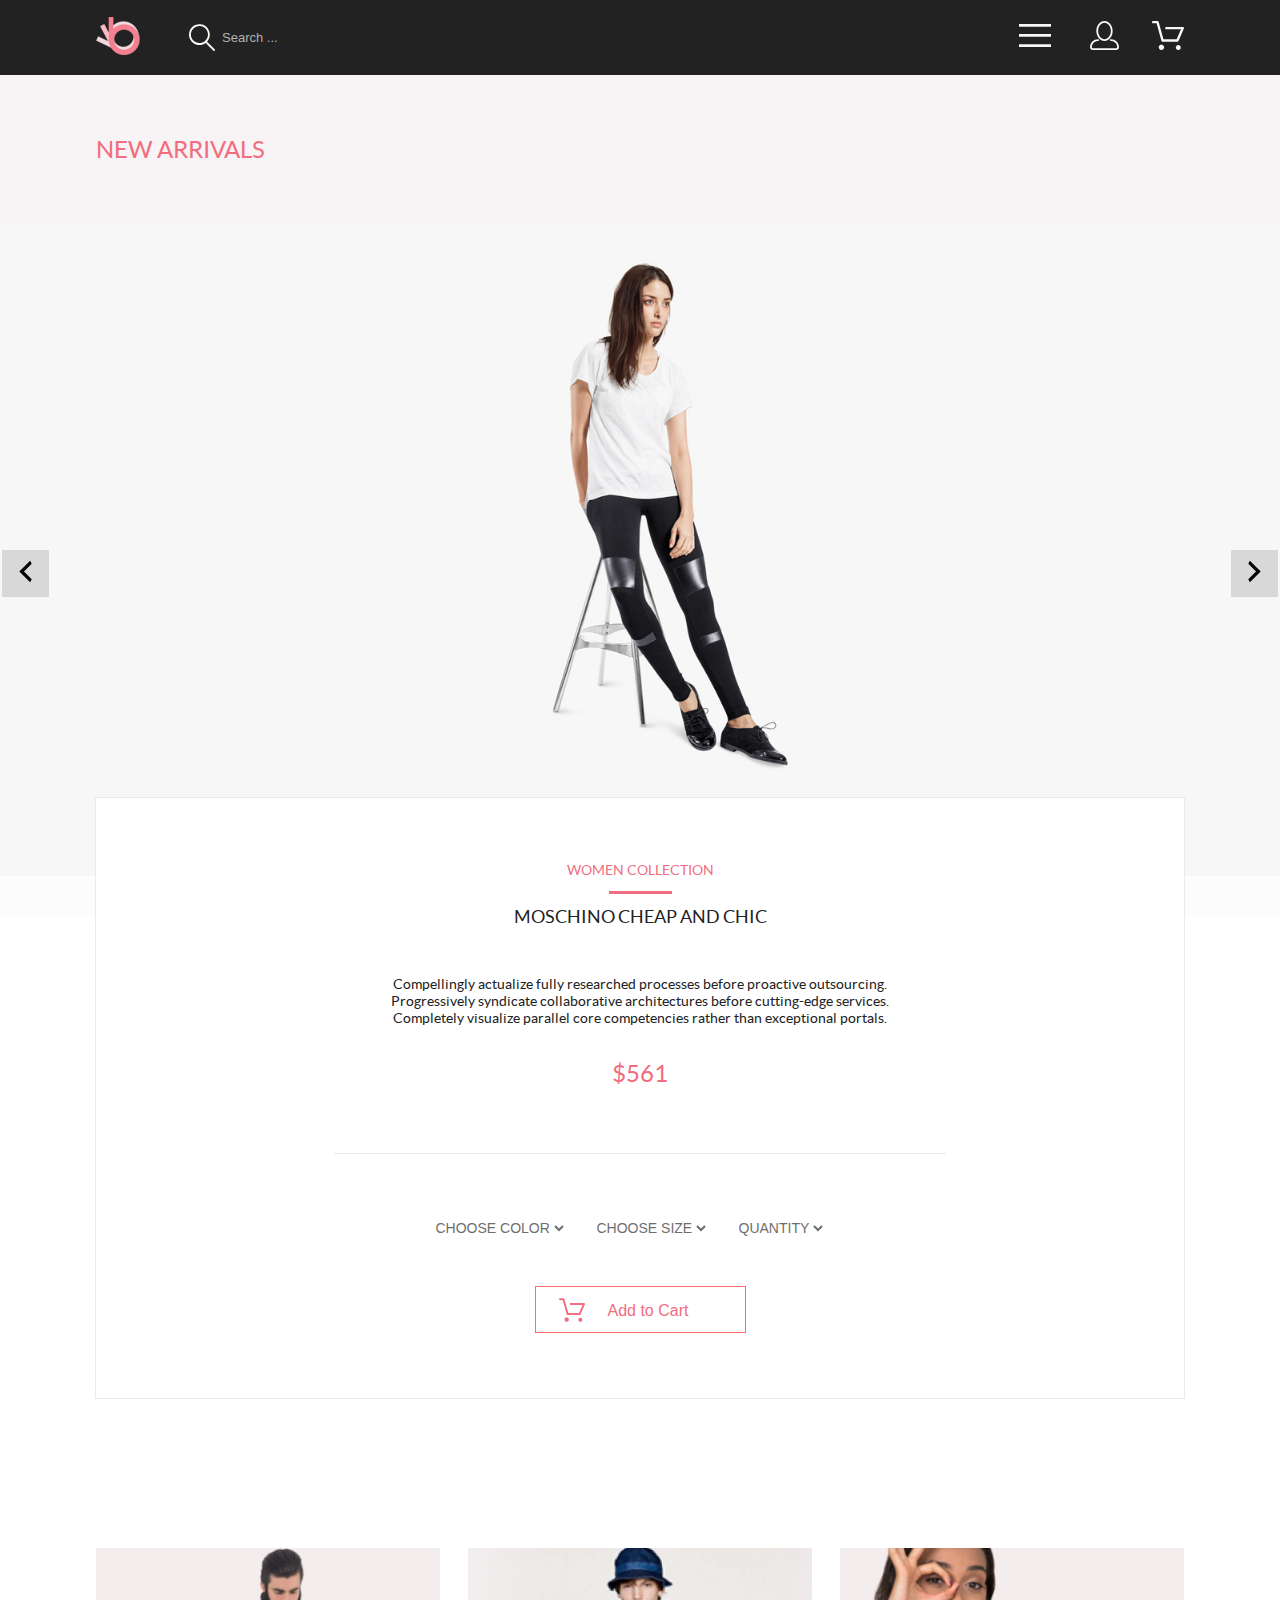
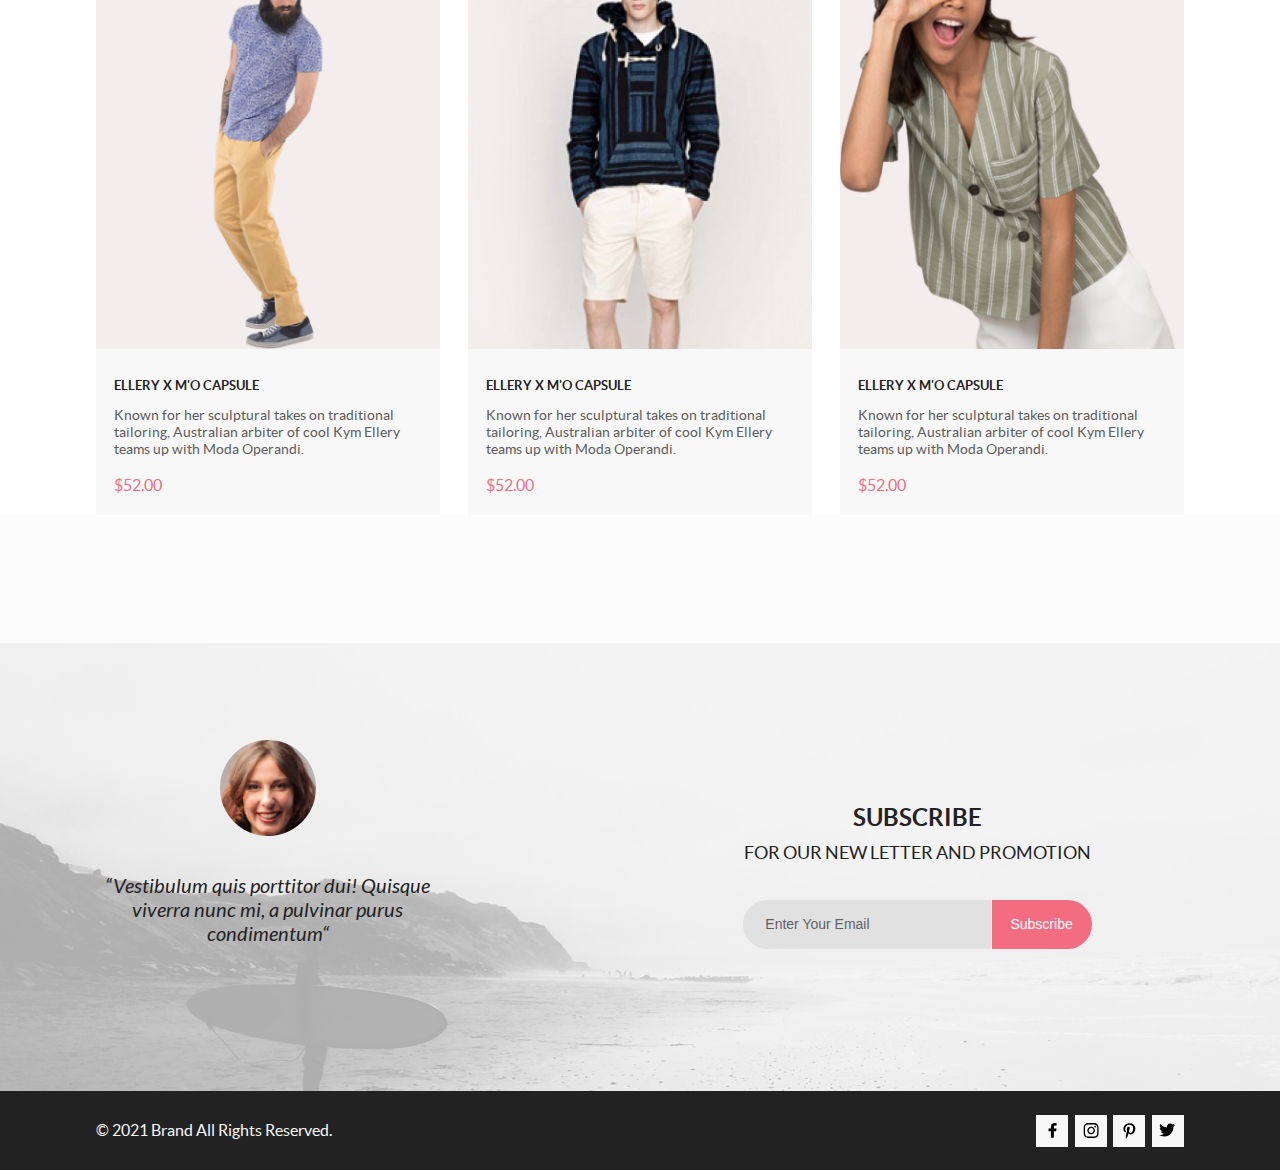
<file: product.html>
<!DOCTYPE html>
<html lang="en">

<head>
    <meta charset="UTF-8">
    <meta http-equiv="X-UA-Compatible" content="IE=edge">
    <meta name="viewport" content="width=device-width, initial-scale=1.0">
    <link rel="stylesheet" href="css/style.css">
    <title>Document</title>
</head>

<body>
    <header class="header">
        <div class="container header__wrp">
            <div class="header__logo-wrp">
                <a class="header__logo-link" href="index.html"><img class="header__logo" src="images/logo.png"
                        alt="logo"></a>
                <form class="header__search-form" action="#">
                    <button class="header__search-btn btn-padding" type="submit"><svg width="27" height="28"
                            viewBox="0 0 27 28" xmlns="http://www.w3.org/2000/svg">
                            <path
                                d="M19.0596 17.6259C20.6713 15.8658 21.6282 13.6048 21.7698 11.2225C21.9113 8.84018 21.2288 6.48173 19.8369 4.54318C18.445 2.60463 16.4285 1.20404 14.126 0.576619C11.8234 -0.0508009 9.3751 0.13316 7.19217 1.09761C5.00923 2.06205 3.22462 3.74825 2.13804 5.87302C1.05145 7.9978 0.729054 10.4318 1.225 12.7661C1.72094 15.1005 3.00501 17.1932 4.86158 18.6927C6.71815 20.1922 9.03413 21.0072 11.4206 21.0009C13.673 21.004 15.8645 20.27 17.6606 18.9109L25.4086 26.7179C25.4941 26.807 25.5965 26.8781 25.7099 26.927C25.8232 26.9759 25.9452 27.0017 26.0686 27.0029C26.1923 27.0033 26.3148 26.9782 26.4283 26.9292C26.5419 26.8801 26.6441 26.8082 26.7286 26.7179C26.9025 26.537 26.9997 26.2958 26.9997 26.0449C26.9997 25.794 26.9025 25.5528 26.7286 25.3719L19.0596 17.6259ZM2.88662 10.5009C2.89946 8.81563 3.41094 7.17187 4.35659 5.77685C5.30224 4.38183 6.63972 3.29801 8.20044 2.662C9.76115 2.02599 11.4752 1.86627 13.1266 2.20298C14.7779 2.53969 16.2926 3.35775 17.4797 4.55404C18.6668 5.75033 19.4732 7.27129 19.7972 8.92519C20.1212 10.5791 19.9483 12.2919 19.3002 13.8476C18.6522 15.4034 17.5581 16.7325 16.1559 17.6674C14.7536 18.6023 13.1059 19.1011 11.4206 19.1009C9.14916 19.0901 6.97482 18.1784 5.37484 16.566C3.77486 14.9537 2.87998 12.7724 2.88662 10.5009V10.5009Z" />
                        </svg>
                    </button>
                    <label class="invisible" for="search">Search</label>
                    <input class="header__search-input input-style" type="text" placeholder="Search ...">
                </form>
            </div>
            <ul class="header__list">
                <li class="header__item">
                    <div class="header__nav-wrp">
                        <button class="header__button">
                            <svg width="32" height="23" viewBox="0 0 32 23" xmlns="http://www.w3.org/2000/svg">
                                <path d="M0 23V20.31H32V23H0ZM0 12.76V10.07H32V12.76H0ZM0 2.69V0H32V2.69H0Z" />
                            </svg>
                        </button>
                        <nav class="header__nav">
                            <button class="header__nav-button">
                                <img src="images/x-button.svg" alt="X">
                            </button>
                            <h2 class="header__title">menu</h2>
                            <ul class="header-nav-list">
                                <li class="header-nav-item nav-sub-item">
                                    <a class="nav-sub-item__title" href="#">man</a>
                                    <ul class="nav-sub-item__list">
                                        <li class="nav-sub-item__item">
                                            <a class="nav-sub-item__item-link" href="#">Accessories</a>
                                        </li>
                                        <li class="nav-sub-item__item">
                                            <a class="nav-sub-item__item-link" href="#">Bags</a>
                                        </li>
                                        <li class="nav-sub-item__item">
                                            <a class="nav-sub-item__item-link" href="#">Denim</a>
                                        </li>
                                        <li class="nav-sub-item__item">
                                            <a class="nav-sub-item__item-link" href="#">T-Shirts</a>
                                        </li>
                                    </ul>
                                </li>
                                <li class="header-nav-item nav-sub-item">
                                    <a class="nav-sub-item__title" href="#">woman</a>
                                    <ul class="nav-sub-item__list">
                                        <li class="nav-sub-item__item">
                                            <a class="nav-sub-item__item-link" href="#">Accessories</a>
                                        </li>
                                        <li class="nav-sub-item__item">
                                            <a class="nav-sub-item__item-link" href="#">Jackets &
                                                Coats</a>
                                        </li>
                                        <li class="nav-sub-item__item">
                                            <a class="nav-sub-item__item-link" href="#">Polos</a>
                                        </li>
                                        <li class="nav-sub-item__item">
                                            <a class="nav-sub-item__item-link" href="#">T-Shirts</a>
                                        </li>
                                        <li class="nav-sub-item__item">
                                            <a class="nav-sub-item__item-link" href="#">Shirts</a>
                                        </li>
                                    </ul>
                                </li>
                                <li class="header-nav-item nav-sub-item">
                                    <a class="nav-sub-item__title" href="#">kids</a>
                                    <ul class="nav-sub-item__list">
                                        <li class="nav-sub-item__item">
                                            <a class="nav-sub-item__item-link" href="#">Accessories</a>
                                        </li>
                                        <li class="nav-sub-item__item">
                                            <a class="nav-sub-item__item-link" href="#">Jackets &
                                                Coats</a>
                                        </li>
                                        <li class="nav-sub-item__item">
                                            <a class="nav-sub-item__item-link" href="#">Polos</a>
                                        </li>
                                        <li class="nav-sub-item__item">
                                            <a class="nav-sub-item__item-link" href="#">T-Shirts</a>
                                        </li>
                                        <li class="nav-sub-item__item">
                                            <a class="nav-sub-item__item-link" href="#">Shirts</a>
                                        </li>
                                        <li class="nav-sub-item__item">
                                            <a class="nav-sub-item__item-link" href="#">Bags</a>
                                        </li>
                                    </ul>
                                </li>
                            </ul>
                        </nav>
                    </div>
                </li>
                <li class="header__item">
                    <a href="registration.html" class="header__link"><svg width="29" height="29" viewBox="0 0 29 29"
                            xmlns="http://www.w3.org/2000/svg">
                            <path
                                d="M14.5 19.937C19 19.937 22.656 15.464 22.656 9.968C22.656 4.472 19 0 14.5 0C13.3631 0.0217413 12.2463 0.303398 11.2351 0.823397C10.2239 1.34339 9.34507 2.08794 8.66602 3C7.12663 4.99573 6.30819 7.45381 6.34399 9.974C6.34399 15.465 10 19.937 14.5 19.937ZM14.5 1.813C18 1.813 20.844 5.472 20.844 9.969C20.844 14.466 17.998 18.125 14.5 18.125C11.002 18.125 8.15603 14.465 8.15503 9.969C8.15403 5.473 11 1.813 14.5 1.813ZM20.844 18.125C20.6036 18.125 20.373 18.2205 20.203 18.3905C20.033 18.5605 19.9375 18.7911 19.9375 19.0315C19.9375 19.2719 20.033 19.5025 20.203 19.6725C20.373 19.8425 20.6036 19.938 20.844 19.938C22.526 19.9399 24.1386 20.6088 25.3279 21.7982C26.5172 22.9875 27.1861 24.6 27.188 26.282C27.1875 26.5221 27.0918 26.7523 26.922 26.9221C26.7522 27.0918 26.5221 27.1875 26.282 27.188H2.71997C2.47985 27.1875 2.24975 27.0918 2.07996 26.9221C1.91016 26.7523 1.81449 26.5221 1.81396 26.282C1.81608 24.6001 2.48517 22.9877 3.67444 21.7985C4.86371 20.6092 6.47608 19.9401 8.15796 19.938C8.39824 19.938 8.62868 19.8425 8.79858 19.6726C8.96849 19.5027 9.06396 19.2723 9.06396 19.032C9.06396 18.7917 8.96849 18.5613 8.79858 18.3914C8.62868 18.2215 8.39824 18.126 8.15796 18.126C5.99541 18.1279 3.92201 18.9875 2.39258 20.5164C0.863144 22.0453 0.00264777 24.1185 0 26.281C0.000794067 27.0019 0.287502 27.693 0.797241 28.2027C1.30698 28.7125 1.99811 28.9992 2.71899 29H26.282C27.0027 28.9989 27.6936 28.7121 28.2031 28.2024C28.7126 27.6927 28.9992 27.0017 29 26.281C28.9974 24.1187 28.1372 22.0457 26.6083 20.5168C25.0793 18.9878 23.0063 18.1276 20.844 18.125Z" />
                        </svg>
                    </a>
                </li>
                <li class="header__item">
                    <a href="cart.html" class="header__link"><svg width="32" height="29" viewBox="0 0 32 29"
                            xmlns="http://www.w3.org/2000/svg">
                            <path
                                d="M26.2009 29C25.5532 28.9738 24.9415 28.6948 24.4972 28.2227C24.0529 27.7506 23.8114 27.1232 23.8245 26.475C23.8376 25.8269 24.1043 25.2097 24.5673 24.7559C25.0303 24.3022 25.6527 24.048 26.301 24.048C26.9493 24.048 27.5717 24.3022 28.0347 24.7559C28.4977 25.2097 28.7644 25.8269 28.7775 26.475C28.7906 27.1232 28.549 27.7506 28.1047 28.2227C27.6604 28.6948 27.0488 28.9738 26.401 29H26.2009ZM6.75293 26.32C6.75293 25.79 6.91011 25.2718 7.20459 24.8311C7.49907 24.3904 7.91764 24.0469 8.40735 23.844C8.89705 23.6412 9.43594 23.5881 9.95581 23.6915C10.4757 23.7949 10.9532 24.0502 11.328 24.425C11.7028 24.7998 11.9581 25.2773 12.0615 25.7972C12.1649 26.317 12.1118 26.8559 11.9089 27.3456C11.7061 27.8353 11.3626 28.2539 10.9219 28.5483C10.4812 28.8428 9.96304 29 9.43298 29C9.08087 29.0003 8.73212 28.9311 8.40674 28.7966C8.08136 28.662 7.78569 28.4646 7.53662 28.2158C7.28755 27.9669 7.09001 27.6713 6.9552 27.3461C6.82039 27.0208 6.75098 26.6721 6.75098 26.32H6.75293ZM10.553 20.686C10.2935 20.6868 10.0409 20.6024 9.83411 20.4457C9.62727 20.2891 9.47758 20.0689 9.40796 19.819L4.57495 2.36401H1.18201C0.868521 2.36401 0.567859 2.23947 0.346191 2.01781C0.124523 1.79614 0 1.49549 0 1.18201C0 0.868519 0.124523 0.567873 0.346191 0.346205C0.567859 0.124537 0.868521 5.81268e-06 1.18201 5.81268e-06H5.46301C5.7225 -0.00080736 5.97504 0.0837201 6.18176 0.240568C6.38848 0.397416 6.53784 0.617884 6.60693 0.868006L11.4399 18.323H24.6179L29.001 8.27501H14.401C14.2428 8.27961 14.0854 8.25242 13.9379 8.19507C13.7904 8.13771 13.6559 8.05134 13.5424 7.94108C13.4288 7.83082 13.3386 7.69891 13.277 7.55315C13.2154 7.40739 13.1836 7.25075 13.1836 7.0925C13.1836 6.93426 13.2154 6.77762 13.277 6.63186C13.3386 6.4861 13.4288 6.35419 13.5424 6.24393C13.6559 6.13367 13.7904 6.0473 13.9379 5.98994C14.0854 5.93259 14.2428 5.90541 14.401 5.91001H30.814C31.0097 5.90996 31.2022 5.95866 31.3744 6.05172C31.5465 6.14478 31.6928 6.27926 31.7999 6.44301C31.9078 6.60729 31.9734 6.79569 31.9908 6.99145C32.0083 7.18721 31.9771 7.38424 31.9 7.565L26.495 19.977C26.4026 20.1876 26.251 20.3668 26.0585 20.4927C25.866 20.6186 25.641 20.6858 25.411 20.686H10.553Z" />
                        </svg>
                    </a>
                </li>
            </ul>
        </div>
    </header>
    <main>
        <section class="page-heading">
            <div class="container">
                <h1 class="page-heading__title pink">new arrivals</h1>
            </div>
        </section>

        <section class="carousel">
            <div class="carousel-wrp">
                <button class="carousel__btn btn-left" type="button"><svg width="13" height="23" viewBox="0 0 13 23"
                        xmlns="http://www.w3.org/2000/svg">
                        <path
                            d="M12.6998 3.7499L4.9498 11.4999L12.6998 19.2499L11.1498 22.3499L0.299805 11.4999L11.1498 0.649902L12.6998 3.7499Z" />
                    </svg></button>
                <div class="carousel__img-wrp">
                    <img class="carousel__img" src="images/product-main-img.jpg" alt="">
                </div>
                <button class="carousel__btn btn-right" type="button"><svg width="13" height="23" viewBox="0 0 13 23"
                        xmlns="http://www.w3.org/2000/svg">
                        <path
                            d="M0.299805 19.2499L8.0498 11.4999L0.299805 3.7499L1.8498 0.649902L12.6998 11.4999L1.8498 22.3499L0.299805 19.2499Z" />
                    </svg></button>
            </div>
        </section>

        <section class="product-info">
            <div class="product-info__wrp container">
                <div class="product-info__descr">
                    <h2 class="product-info__heading pink">women collection</h2>
                    <div class="product-info__title-devider"></div>
                    <h3 class="product-info__title">moschino cheap and chic</h3>
                    <p class="product-info__text">Compellingly actualize fully researched processes before proactive
                        outsourcing. Progressively syndicate collaborative architectures before cutting-edge services.
                        Completely visualize parallel core competencies rather than exceptional portals. </p>
                    <p class="product-info__price pink">$561</p>
                </div>
                <div class="product-info__devider"></div>
                <div class="product-info__filter">
                    <div class="product-info__filter-wrp">
                        <label class="invisible" for="color">choose color</label>
                        <select id="color" class="product-info__filter-list">
                            <option label="CHOOSE COLOR"></option>
                            <option value="red">Red</option>
                            <option value="blue">Blue</option>
                            <option value="white">White</option>
                            <option value="pink">Pink</option>
                            <option value="black">Black</option>
                        </select>
                        <label class="invisible" for="color">choose size</label>
                        <select id="size" class="product-info__filter-list">
                            <option label="CHOOSE SIZE"></option>
                            <option value="xs">XS</option>
                            <option value="s">S</option>
                            <option value="m">M</option>
                            <option value="l">L</option>
                            <option value="xl">XL</option>
                        </select>
                        <label class="invisible" for="quantity">choose size</label>
                        <select id="quantity" class="product-info__filter-list">
                            <option label="QUANTITY"></option>
                            <option value="1">1</option>
                            <option value="2">2</option>
                            <option value="3">3</option>
                            <option value="4">4</option>
                            <option value="5">5</option>
                        </select>
                    </div>
                    <button class="product-info__btn" type="submit"><svg width="26" height="24" viewBox="0 0 32 29"
                            xmlns="http://www.w3.org/2000/svg">
                            <path
                                d="M26.2009 29C25.5532 28.9738 24.9415 28.6948 24.4972 28.2227C24.0529 27.7506 23.8114 27.1232 23.8245 26.475C23.8376 25.8269 24.1043 25.2097 24.5673 24.7559C25.0303 24.3022 25.6527 24.048 26.301 24.048C26.9493 24.048 27.5717 24.3022 28.0347 24.7559C28.4977 25.2097 28.7644 25.8269 28.7775 26.475C28.7906 27.1232 28.549 27.7506 28.1047 28.2227C27.6604 28.6948 27.0488 28.9738 26.401 29H26.2009ZM6.75293 26.32C6.75293 25.79 6.91011 25.2718 7.20459 24.8311C7.49907 24.3904 7.91764 24.0469 8.40735 23.844C8.89705 23.6412 9.43594 23.5881 9.95581 23.6915C10.4757 23.7949 10.9532 24.0502 11.328 24.425C11.7028 24.7998 11.9581 25.2773 12.0615 25.7972C12.1649 26.317 12.1118 26.8559 11.9089 27.3456C11.7061 27.8353 11.3626 28.2539 10.9219 28.5483C10.4812 28.8428 9.96304 29 9.43298 29C9.08087 29.0003 8.73212 28.9311 8.40674 28.7966C8.08136 28.662 7.78569 28.4646 7.53662 28.2158C7.28755 27.9669 7.09001 27.6713 6.9552 27.3461C6.82039 27.0208 6.75098 26.6721 6.75098 26.32H6.75293ZM10.553 20.686C10.2935 20.6868 10.0409 20.6024 9.83411 20.4457C9.62727 20.2891 9.47758 20.0689 9.40796 19.819L4.57495 2.36401H1.18201C0.868521 2.36401 0.567859 2.23947 0.346191 2.01781C0.124523 1.79614 0 1.49549 0 1.18201C0 0.868519 0.124523 0.567873 0.346191 0.346205C0.567859 0.124537 0.868521 5.81268e-06 1.18201 5.81268e-06H5.46301C5.7225 -0.00080736 5.97504 0.0837201 6.18176 0.240568C6.38848 0.397416 6.53784 0.617884 6.60693 0.868006L11.4399 18.323H24.6179L29.001 8.27501H14.401C14.2428 8.27961 14.0854 8.25242 13.9379 8.19507C13.7904 8.13771 13.6559 8.05134 13.5424 7.94108C13.4288 7.83082 13.3386 7.69891 13.277 7.55315C13.2154 7.40739 13.1836 7.25075 13.1836 7.0925C13.1836 6.93426 13.2154 6.77762 13.277 6.63186C13.3386 6.4861 13.4288 6.35419 13.5424 6.24393C13.6559 6.13367 13.7904 6.0473 13.9379 5.98994C14.0854 5.93259 14.2428 5.90541 14.401 5.91001H30.814C31.0097 5.90996 31.2022 5.95866 31.3744 6.05172C31.5465 6.14478 31.6928 6.27926 31.7999 6.44301C31.9078 6.60729 31.9734 6.79569 31.9908 6.99145C32.0083 7.18721 31.9771 7.38424 31.9 7.565L26.495 19.977C26.4026 20.1876 26.251 20.3668 26.0585 20.4927C25.866 20.6186 25.641 20.6858 25.411 20.686H10.553Z" />
                        </svg><span class="product-info__btn-value">Add to Cart</span>
                    </button>

                </div>
            </div>
        </section>

        <section class="related">
            <div class="related__wrp container">
                <ul class="related__list">
                    <li class="related__item">
                        <div class="related__item-wrp">
                            <img class="related__img" src="images/item-4.png" alt="">
                            <h3 class="related__item-title">ellery x m'o capsule</h3>
                            <p class="related__item-descr">Known for her sculptural takes on traditional tailoring,
                                Australian arbiter of cool Kym Ellery teams up with Moda Operandi.</p>
                            <h4 class="related__item-title-price pink">$52.00</h4>
                        </div>
                    </li>
                    <li class="related__item">
                        <div class="related__item-wrp">
                            <img class="related__img" src="images/item-3.png" alt="">
                            <h3 class="related__item-title">ellery x m'o capsule</h3>
                            <p class="related__item-descr">Known for her sculptural takes on traditional tailoring,
                                Australian arbiter of cool Kym Ellery teams up with Moda Operandi.</p>
                            <h4 class="related__item-title-price pink">$52.00</h4>
                        </div>
                    </li>
                    <li class="related__item">
                        <div class="related__item-wrp">
                            <img class="related__img" src="images/item-6.png" alt="">
                            <h3 class="related__item-title">ellery x m'o capsule</h3>
                            <p class="related__item-descr">Known for her sculptural takes on traditional tailoring,
                                Australian arbiter of cool Kym Ellery teams up with Moda Operandi.</p>
                            <h4 class="related__item-title-price pink">$52.00</h4>
                        </div>
                    </li>
                </ul>
            </div>
        </section>
    </main>

    <footer class="footer">
        <section class="footer__subscribe">
            <div class="footer__subscribe-wrp container">
                <div class="footer__subscribe-user">
                    <img class="footer__subscribe-img" src="images/main-face.png" alt="face">
                    <blockquote class="footer__subscribe-quote">“Vestibulum quis porttitor dui! Quisque viverra
                        nunc mi, a pulvinar purus condimentum“
                    </blockquote>
                </div>
                <div class="footer__subscribe-info">
                    <h2 class="footer__subscribe-title">subscribe</h2>
                    <p class="footer__subscribe-text">for our new letter and promotion</p>
                    <form class="footer__subscribe-form">
                        <label for="subscribe">Email</label>
                        <input class="footer__subscribe-input" type="text" id="subscribe"
                            placeholder="Enter Your Email">
                        <button class="footer__subscribe-btn" type="submit">Subscribe</button>
                    </form>
                </div>
            </div>
        </section>
        <section class="footer__copy">
            <div class="footer__copy-wrp container">
                <p class="footer__copy-text">© 2021 Brand All Rights Reserved.</p>
                <ul class="footer__copy-list">
                    <li class="footer__copy-item">
                        <a class="footer__copy-item-link"><svg width="11" height="16" viewBox="0 0 11 16"
                                xmlns="http://www.w3.org/2000/svg">
                                <path
                                    d="M9.08836 8.28L9.50686 5.61602H6.89022V3.88729C6.89022 3.15847 7.25574 2.44806 8.42765 2.44806H9.61722V0.179975C9.61722 0.179975 8.53772 0 7.50561 0C5.35073 0 3.9422 1.27593 3.9422 3.5857V5.61602H1.54688V8.28H3.9422V14.72H6.89022V8.28H9.08836Z" />
                            </svg></a>
                    </li>
                    <li class="footer__copy-item">
                        <a class="footer__copy-item-link"><svg width="16" height="15" viewBox="0 0 16 15"
                                xmlns="http://www.w3.org/2000/svg">
                                <path
                                    d="M8.13897 3.68159C6.02383 3.68159 4.31774 5.38491 4.31774 7.49663C4.31774 9.60835 6.02383 11.3117 8.13897 11.3117C10.2541 11.3117 11.9602 9.60835 11.9602 7.49663C11.9602 5.38491 10.2541 3.68159 8.13897 3.68159ZM8.13897 9.9769C6.77211 9.9769 5.65467 8.8646 5.65467 7.49663C5.65467 6.12866 6.76878 5.01636 8.13897 5.01636C9.50915 5.01636 10.6233 6.12866 10.6233 7.49663C10.6233 8.8646 9.50583 9.9769 8.13897 9.9769V9.9769ZM13.0078 3.52554C13.0078 4.02026 12.6087 4.41538 12.1165 4.41538C11.621 4.41538 11.2252 4.01694 11.2252 3.52554C11.2252 3.03413 11.6243 2.63569 12.1165 2.63569C12.6087 2.63569 13.0078 3.03413 13.0078 3.52554ZM15.5386 4.42866C15.4821 3.23667 15.2094 2.18081 14.3347 1.31089C13.4634 0.440967 12.4058 0.168701 11.2119 0.108936C9.9814 0.039209 6.29321 0.039209 5.0627 0.108936C3.8721 0.165381 2.81453 0.437646 1.93987 1.30757C1.06522 2.17749 0.795836 3.23335 0.735973 4.42534C0.666134 5.65386 0.666134 9.33608 0.735973 10.5646C0.79251 11.7566 1.06522 12.8124 1.93987 13.6824C2.81453 14.5523 3.86878 14.8246 5.0627 14.8843C6.29321 14.9541 9.9814 14.9541 11.2119 14.8843C12.4058 14.8279 13.4634 14.5556 14.3347 13.6824C15.2061 12.8124 15.4788 11.7566 15.5386 10.5646C15.6085 9.33608 15.6085 5.65718 15.5386 4.42866V4.42866ZM13.949 11.8828C13.6895 12.5335 13.1874 13.0349 12.5322 13.2972C11.5511 13.6857 9.22314 13.596 8.13897 13.596C7.05479 13.596 4.72348 13.6824 3.74573 13.2972C3.09389 13.0382 2.59171 12.5369 2.32898 11.8828C1.93987 10.9033 2.02967 8.57905 2.02967 7.49663C2.02967 6.41421 1.9432 4.08667 2.32898 3.1105C2.58838 2.45972 3.09056 1.95835 3.74573 1.69604C4.7268 1.30757 7.05479 1.39722 8.13897 1.39722C9.22314 1.39722 11.5545 1.31089 12.5322 1.69604C13.184 1.95503 13.6862 2.4564 13.949 3.1105C14.3381 4.08999 14.2483 6.41421 14.2483 7.49663C14.2483 8.57905 14.3381 10.9066 13.949 11.8828Z" />
                            </svg>
                        </a>
                    </li>
                    <li class="footer__copy-item">
                        <a class="footer__copy-item-link"><svg width="13" height="16" viewBox="0 0 13 16"
                                xmlns="http://www.w3.org/2000/svg">
                                <path
                                    d="M6.74032 0.203125C3.55564 0.203125 0.408203 2.34063 0.408203 5.8C0.408203 8 1.63738 9.25 2.38233 9.25C2.68963 9.25 2.86655 8.3875 2.86655 8.14375C2.86655 7.85313 2.13091 7.23438 2.13091 6.025C2.13091 3.5125 4.03055 1.73125 6.4889 1.73125C8.60271 1.73125 10.1671 2.94062 10.1671 5.1625C10.1671 6.82187 9.50597 9.93437 7.36422 9.93437C6.59133 9.93437 5.93018 9.37188 5.93018 8.56563C5.93018 7.38438 6.74963 6.24062 6.74963 5.02187C6.74963 2.95312 3.835 3.32812 3.835 5.82812C3.835 6.35312 3.90018 6.93437 4.13298 7.4125C3.70463 9.26875 2.82931 12.0344 2.82931 13.9469C2.82931 14.5375 2.91311 15.1188 2.96899 15.7094C3.07452 15.8281 3.02175 15.8156 3.18316 15.7563C4.74757 13.6 4.69169 13.1781 5.3994 10.3562C5.78119 11.0875 6.76826 11.4812 7.55046 11.4812C10.8469 11.4812 12.3275 8.24688 12.3275 5.33125C12.3275 2.22813 9.66427 0.203125 6.74032 0.203125Z" />
                            </svg>
                        </a>
                    </li>
                    <li class="footer__copy-item">
                        <a class="footer__copy-item-link"><svg width="17" height="14" viewBox="0 0 17 14"
                                xmlns="http://www.w3.org/2000/svg">
                                <path
                                    d="M14.417 3.74052C14.427 3.88264 14.427 4.0248 14.427 4.16692C14.427 8.50192 11.1498 13.4969 5.15986 13.4969C3.31448 13.4969 1.60022 12.9588 0.158203 12.0248C0.420396 12.0552 0.67247 12.0654 0.944751 12.0654C2.46741 12.0654 3.8691 11.5476 4.98843 10.6644C3.5565 10.6339 2.3565 9.68977 1.94305 8.39027C2.14475 8.4207 2.34642 8.44102 2.5582 8.44102C2.85063 8.44102 3.14308 8.40039 3.41533 8.32936C1.92291 8.02477 0.803551 6.70498 0.803551 5.11108V5.07048C1.23715 5.31414 1.74139 5.46642 2.2758 5.4867C1.39849 4.89786 0.823727 3.8928 0.823727 2.75573C0.823727 2.14661 0.985041 1.58823 1.26741 1.10092C2.87077 3.09077 5.28086 4.39023 7.98334 4.53239C7.93293 4.28873 7.90266 4.03495 7.90266 3.78114C7.90266 1.97402 9.35477 0.501953 11.1598 0.501953C12.0976 0.501953 12.9446 0.897891 13.5396 1.53748C14.2757 1.39536 14.9816 1.12123 15.6068 0.745609C15.3648 1.50705 14.8505 2.14664 14.1749 2.5527C14.8304 2.48167 15.4657 2.29889 16.0505 2.04511C15.6069 2.69483 15.0522 3.27348 14.417 3.74052V3.74052Z" />
                            </svg>
                        </a>
                    </li>
                </ul>
            </div>
        </section>
    </footer>
    <script src="js/script.js"></script>
</body>

</html>
</file>
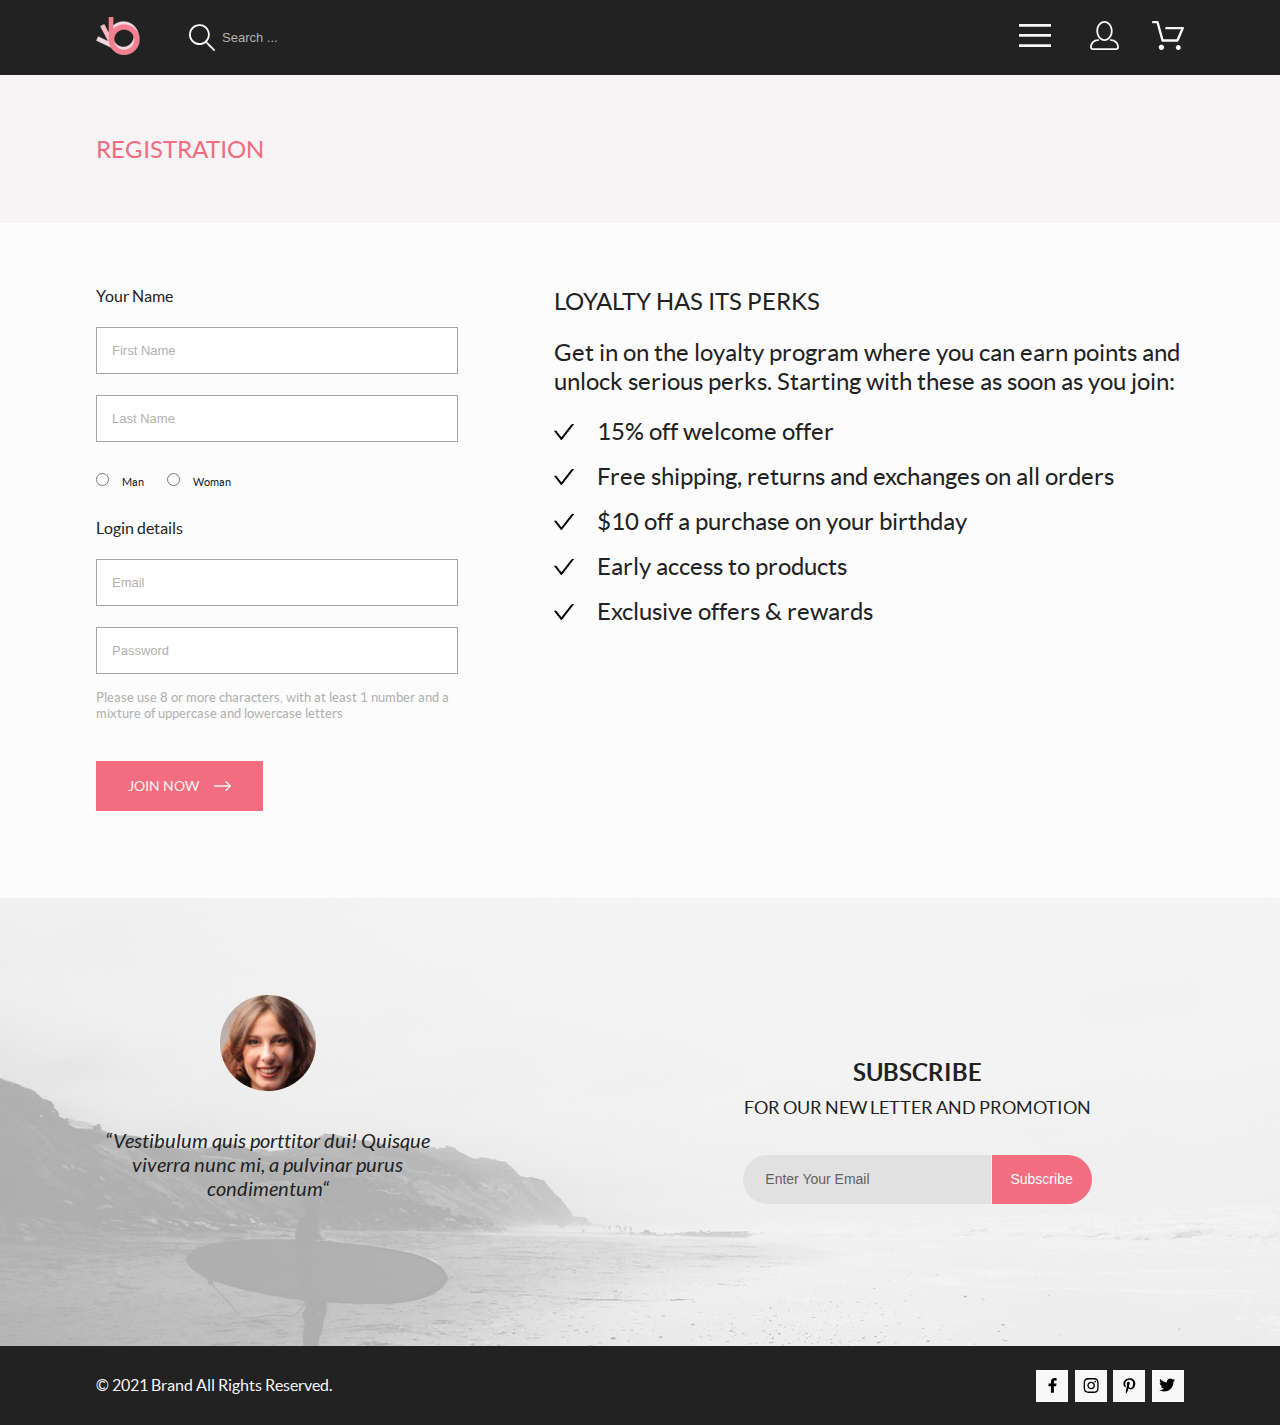
<file: registration.html>
<!DOCTYPE html>
<html lang="en">

<head>
    <meta charset="UTF-8">
    <meta http-equiv="X-UA-Compatible" content="IE=edge">
    <meta name="viewport" content="width=device-width, initial-scale=1.0">
    <link rel="stylesheet" href="css/style.css">
    <title>Registration</title>
</head>

<body>
    <header class="header">
        <div class="container header__wrp">
            <div class="header__logo-wrp">
                <a class="header__logo-link" href="index.html"><img class="header__logo" src="images/logo.png"
                        alt="logo"></a>
                <form class="header__search-form" action="#">
                    <button class="header__search-btn btn-padding" type="submit"><svg width="27" height="28"
                            viewBox="0 0 27 28" xmlns="http://www.w3.org/2000/svg">
                            <path
                                d="M19.0596 17.6259C20.6713 15.8658 21.6282 13.6048 21.7698 11.2225C21.9113 8.84018 21.2288 6.48173 19.8369 4.54318C18.445 2.60463 16.4285 1.20404 14.126 0.576619C11.8234 -0.0508009 9.3751 0.13316 7.19217 1.09761C5.00923 2.06205 3.22462 3.74825 2.13804 5.87302C1.05145 7.9978 0.729054 10.4318 1.225 12.7661C1.72094 15.1005 3.00501 17.1932 4.86158 18.6927C6.71815 20.1922 9.03413 21.0072 11.4206 21.0009C13.673 21.004 15.8645 20.27 17.6606 18.9109L25.4086 26.7179C25.4941 26.807 25.5965 26.8781 25.7099 26.927C25.8232 26.9759 25.9452 27.0017 26.0686 27.0029C26.1923 27.0033 26.3148 26.9782 26.4283 26.9292C26.5419 26.8801 26.6441 26.8082 26.7286 26.7179C26.9025 26.537 26.9997 26.2958 26.9997 26.0449C26.9997 25.794 26.9025 25.5528 26.7286 25.3719L19.0596 17.6259ZM2.88662 10.5009C2.89946 8.81563 3.41094 7.17187 4.35659 5.77685C5.30224 4.38183 6.63972 3.29801 8.20044 2.662C9.76115 2.02599 11.4752 1.86627 13.1266 2.20298C14.7779 2.53969 16.2926 3.35775 17.4797 4.55404C18.6668 5.75033 19.4732 7.27129 19.7972 8.92519C20.1212 10.5791 19.9483 12.2919 19.3002 13.8476C18.6522 15.4034 17.5581 16.7325 16.1559 17.6674C14.7536 18.6023 13.1059 19.1011 11.4206 19.1009C9.14916 19.0901 6.97482 18.1784 5.37484 16.566C3.77486 14.9537 2.87998 12.7724 2.88662 10.5009V10.5009Z" />
                        </svg>
                    </button>
                    <label class="invisible" for="search">Search</label>
                    <input class="header__search-input input-style" type="text" placeholder="Search ...">
                </form>
            </div>
            <ul class="header__list">
                <li class="header__item">
                    <div class="header__nav-wrp">
                        <button class="header__button">
                            <svg width="32" height="23" viewBox="0 0 32 23" xmlns="http://www.w3.org/2000/svg">
                                <path d="M0 23V20.31H32V23H0ZM0 12.76V10.07H32V12.76H0ZM0 2.69V0H32V2.69H0Z" />
                            </svg>
                        </button>
                        <nav class="header__nav">
                            <button class="header__nav-button">
                                <img src="images/x-button.svg" alt="X">
                            </button>
                            <h2 class="header__title">menu</h2>
                            <ul class="header-nav-list">
                                <li class="header-nav-item nav-sub-item">
                                    <a class="nav-sub-item__title" href="#">man</a>
                                    <ul class="nav-sub-item__list">
                                        <li class="nav-sub-item__item">
                                            <a class="nav-sub-item__item-link" href="#">Accessories</a>
                                        </li>
                                        <li class="nav-sub-item__item">
                                            <a class="nav-sub-item__item-link" href="#">Bags</a>
                                        </li>
                                        <li class="nav-sub-item__item">
                                            <a class="nav-sub-item__item-link" href="#">Denim</a>
                                        </li>
                                        <li class="nav-sub-item__item">
                                            <a class="nav-sub-item__item-link" href="#">T-Shirts</a>
                                        </li>
                                    </ul>
                                </li>
                                <li class="header-nav-item nav-sub-item">
                                    <a class="nav-sub-item__title" href="#">woman</a>
                                    <ul class="nav-sub-item__list">
                                        <li class="nav-sub-item__item">
                                            <a class="nav-sub-item__item-link" href="#">Accessories</a>
                                        </li>
                                        <li class="nav-sub-item__item">
                                            <a class="nav-sub-item__item-link" href="#">Jackets &
                                                Coats</a>
                                        </li>
                                        <li class="nav-sub-item__item">
                                            <a class="nav-sub-item__item-link" href="#">Polos</a>
                                        </li>
                                        <li class="nav-sub-item__item">
                                            <a class="nav-sub-item__item-link" href="#">T-Shirts</a>
                                        </li>
                                        <li class="nav-sub-item__item">
                                            <a class="nav-sub-item__item-link" href="#">Shirts</a>
                                        </li>
                                    </ul>
                                </li>
                                <li class="header-nav-item nav-sub-item">
                                    <a class="nav-sub-item__title" href="#">kids</a>
                                    <ul class="nav-sub-item__list">
                                        <li class="nav-sub-item__item">
                                            <a class="nav-sub-item__item-link" href="#">Accessories</a>
                                        </li>
                                        <li class="nav-sub-item__item">
                                            <a class="nav-sub-item__item-link" href="#">Jackets &
                                                Coats</a>
                                        </li>
                                        <li class="nav-sub-item__item">
                                            <a class="nav-sub-item__item-link" href="#">Polos</a>
                                        </li>
                                        <li class="nav-sub-item__item">
                                            <a class="nav-sub-item__item-link" href="#">T-Shirts</a>
                                        </li>
                                        <li class="nav-sub-item__item">
                                            <a class="nav-sub-item__item-link" href="#">Shirts</a>
                                        </li>
                                        <li class="nav-sub-item__item">
                                            <a class="nav-sub-item__item-link" href="#">Bags</a>
                                        </li>
                                    </ul>
                                </li>
                            </ul>
                        </nav>
                    </div>
                </li>
                <li class="header__item">
                    <a href="#" class="header__link"><svg width="29" height="29" viewBox="0 0 29 29"
                            xmlns="http://www.w3.org/2000/svg">
                            <path
                                d="M14.5 19.937C19 19.937 22.656 15.464 22.656 9.968C22.656 4.472 19 0 14.5 0C13.3631 0.0217413 12.2463 0.303398 11.2351 0.823397C10.2239 1.34339 9.34507 2.08794 8.66602 3C7.12663 4.99573 6.30819 7.45381 6.34399 9.974C6.34399 15.465 10 19.937 14.5 19.937ZM14.5 1.813C18 1.813 20.844 5.472 20.844 9.969C20.844 14.466 17.998 18.125 14.5 18.125C11.002 18.125 8.15603 14.465 8.15503 9.969C8.15403 5.473 11 1.813 14.5 1.813ZM20.844 18.125C20.6036 18.125 20.373 18.2205 20.203 18.3905C20.033 18.5605 19.9375 18.7911 19.9375 19.0315C19.9375 19.2719 20.033 19.5025 20.203 19.6725C20.373 19.8425 20.6036 19.938 20.844 19.938C22.526 19.9399 24.1386 20.6088 25.3279 21.7982C26.5172 22.9875 27.1861 24.6 27.188 26.282C27.1875 26.5221 27.0918 26.7523 26.922 26.9221C26.7522 27.0918 26.5221 27.1875 26.282 27.188H2.71997C2.47985 27.1875 2.24975 27.0918 2.07996 26.9221C1.91016 26.7523 1.81449 26.5221 1.81396 26.282C1.81608 24.6001 2.48517 22.9877 3.67444 21.7985C4.86371 20.6092 6.47608 19.9401 8.15796 19.938C8.39824 19.938 8.62868 19.8425 8.79858 19.6726C8.96849 19.5027 9.06396 19.2723 9.06396 19.032C9.06396 18.7917 8.96849 18.5613 8.79858 18.3914C8.62868 18.2215 8.39824 18.126 8.15796 18.126C5.99541 18.1279 3.92201 18.9875 2.39258 20.5164C0.863144 22.0453 0.00264777 24.1185 0 26.281C0.000794067 27.0019 0.287502 27.693 0.797241 28.2027C1.30698 28.7125 1.99811 28.9992 2.71899 29H26.282C27.0027 28.9989 27.6936 28.7121 28.2031 28.2024C28.7126 27.6927 28.9992 27.0017 29 26.281C28.9974 24.1187 28.1372 22.0457 26.6083 20.5168C25.0793 18.9878 23.0063 18.1276 20.844 18.125Z" />
                        </svg>
                    </a>
                </li>
                <li class="header__item">
                    <a href="cart.html" class="header__link"><svg width="32" height="29" viewBox="0 0 32 29"
                            xmlns="http://www.w3.org/2000/svg">
                            <path
                                d="M26.2009 29C25.5532 28.9738 24.9415 28.6948 24.4972 28.2227C24.0529 27.7506 23.8114 27.1232 23.8245 26.475C23.8376 25.8269 24.1043 25.2097 24.5673 24.7559C25.0303 24.3022 25.6527 24.048 26.301 24.048C26.9493 24.048 27.5717 24.3022 28.0347 24.7559C28.4977 25.2097 28.7644 25.8269 28.7775 26.475C28.7906 27.1232 28.549 27.7506 28.1047 28.2227C27.6604 28.6948 27.0488 28.9738 26.401 29H26.2009ZM6.75293 26.32C6.75293 25.79 6.91011 25.2718 7.20459 24.8311C7.49907 24.3904 7.91764 24.0469 8.40735 23.844C8.89705 23.6412 9.43594 23.5881 9.95581 23.6915C10.4757 23.7949 10.9532 24.0502 11.328 24.425C11.7028 24.7998 11.9581 25.2773 12.0615 25.7972C12.1649 26.317 12.1118 26.8559 11.9089 27.3456C11.7061 27.8353 11.3626 28.2539 10.9219 28.5483C10.4812 28.8428 9.96304 29 9.43298 29C9.08087 29.0003 8.73212 28.9311 8.40674 28.7966C8.08136 28.662 7.78569 28.4646 7.53662 28.2158C7.28755 27.9669 7.09001 27.6713 6.9552 27.3461C6.82039 27.0208 6.75098 26.6721 6.75098 26.32H6.75293ZM10.553 20.686C10.2935 20.6868 10.0409 20.6024 9.83411 20.4457C9.62727 20.2891 9.47758 20.0689 9.40796 19.819L4.57495 2.36401H1.18201C0.868521 2.36401 0.567859 2.23947 0.346191 2.01781C0.124523 1.79614 0 1.49549 0 1.18201C0 0.868519 0.124523 0.567873 0.346191 0.346205C0.567859 0.124537 0.868521 5.81268e-06 1.18201 5.81268e-06H5.46301C5.7225 -0.00080736 5.97504 0.0837201 6.18176 0.240568C6.38848 0.397416 6.53784 0.617884 6.60693 0.868006L11.4399 18.323H24.6179L29.001 8.27501H14.401C14.2428 8.27961 14.0854 8.25242 13.9379 8.19507C13.7904 8.13771 13.6559 8.05134 13.5424 7.94108C13.4288 7.83082 13.3386 7.69891 13.277 7.55315C13.2154 7.40739 13.1836 7.25075 13.1836 7.0925C13.1836 6.93426 13.2154 6.77762 13.277 6.63186C13.3386 6.4861 13.4288 6.35419 13.5424 6.24393C13.6559 6.13367 13.7904 6.0473 13.9379 5.98994C14.0854 5.93259 14.2428 5.90541 14.401 5.91001H30.814C31.0097 5.90996 31.2022 5.95866 31.3744 6.05172C31.5465 6.14478 31.6928 6.27926 31.7999 6.44301C31.9078 6.60729 31.9734 6.79569 31.9908 6.99145C32.0083 7.18721 31.9771 7.38424 31.9 7.565L26.495 19.977C26.4026 20.1876 26.251 20.3668 26.0585 20.4927C25.866 20.6186 25.641 20.6858 25.411 20.686H10.553Z" />
                        </svg>
                    </a>
                </li>
            </ul>
        </div>
    </header>

    <main>
        <section class="page-heading">
            <div class="container">
                <h1 class="page-heading__title pink">registration</h1>
            </div>
        </section>
        <section class="reg">
            <div class="reg-wrp container">
                <div class="reg__form-wrp">
                    <form class="reg__form">
                        <fieldset>
                            <legend class="reg__form-title">Your Name</legend>
                            <label class="invisible" for="name">Name</label>
                            <input class="reg__form-input input-style" type="text" id="name" placeholder="First Name">
                            <label class="invisible" for="surname">Surname</label>
                            <input class="reg__form-input input-style" type="text" id="surname" placeholder="Last Name">
                            <input class="reg__form-radio" type="radio" id="man" value="Man">
                            <label for="man">Man</label>
                            <input class="reg__form-radio" type="radio" id="woman" value="Woman">
                            <label for="woman">Woman</label>
                        </fieldset>
                        <fieldset>
                            <legend class="reg__form-title">Login details</legend>
                            <label class="invisible" for="email">Email</label>
                            <input class="reg__form-input input-style" type="email" id="email" placeholder="Email">
                            <label class="invisible" for="password">Password</label>
                            <input class="reg__form-input input-style" type="password" id="password"
                                placeholder="Password">
                        </fieldset>
                        <p class="reg__form-text">Please use 8 or more characters, with at least 1 number and a mixture
                            of uppercase and lowercase letters</p>
                        <button class="reg__form-btn" type="submit"><span class="reg__form-btn-name">join now</span><svg
                                width="17" height="10" viewBox="0 0 17 10" xmlns="http://www.w3.org/2000/svg">
                                <path fill-rule="evenodd" clip-rule="evenodd"
                                    d="M11.54 0.208095C11.6058 0.142131 11.684 0.0897967 11.77 0.0540883C11.8561 0.01838 11.9483 0 12.0415 0C12.1347 0 12.2269 0.01838 12.313 0.0540883C12.399 0.0897967 12.4772 0.142131 12.543 0.208095L16.7929 4.458C16.8589 4.5238 16.9112 4.60196 16.9469 4.68802C16.9826 4.77407 17.001 4.86632 17.001 4.95949C17.001 5.05266 16.9826 5.14491 16.9469 5.23097C16.9112 5.31702 16.8589 5.39518 16.7929 5.46098L12.543 9.71089C12.41 9.84389 12.2296 9.91861 12.0415 9.91861C11.8534 9.91861 11.673 9.84389 11.54 9.71089C11.407 9.57788 11.3323 9.39749 11.3323 9.2094C11.3323 9.0213 11.407 8.84091 11.54 8.70791L15.2898 4.95949L11.54 1.21107C11.474 1.14528 11.4217 1.06711 11.386 0.981059C11.3503 0.895005 11.3319 0.802752 11.3319 0.709584C11.3319 0.616415 11.3503 0.524162 11.386 0.438109C11.4217 0.352055 11.474 0.273891 11.54 0.208095Z" />
                                <path fill-rule="evenodd" clip-rule="evenodd"
                                    d="M0 4.95948C0 4.77162 0.0746263 4.59146 0.207462 4.45862C0.340297 4.32579 0.52046 4.25116 0.708318 4.25116H15.583C15.7708 4.25116 15.951 4.32579 16.0838 4.45862C16.2167 4.59146 16.2913 4.77162 16.2913 4.95948C16.2913 5.14734 16.2167 5.3275 16.0838 5.46033C15.951 5.59317 15.7708 5.6678 15.583 5.6678H0.708318C0.52046 5.6678 0.340297 5.59317 0.207462 5.46033C0.0746263 5.3275 0 5.14734 0 4.95948Z" />
                            </svg></button>
                    </form>
                </div>
                <div class="reg__bonus-wrp">
                    <h2 class="reg__bonus-title">loyalty has its perks</h2>
                    <p class="reg__bonus-text">Get in on the loyalty program where you can earn points and unlock
                        serious perks. Starting with
                        these as soon as you join:</p>
                    <ul class="reg__bonus-list">
                        <li class="reg__bonus-item">15% off welcome offer</li>
                        <li class="reg__bonus-item">Free shipping, returns and exchanges on all orders</li>
                        <li class="reg__bonus-item">$10 off a purchase on your birthday</li>
                        <li class="reg__bonus-item">Early access to products</li>
                        <li class="reg__bonus-item">Exclusive offers & rewards</li>
                    </ul>
                </div>
            </div>
        </section>
    </main>


    <footer class="footer">
        <section class="footer__subscribe">
            <div class="footer__subscribe-wrp container">
                <div class="footer__subscribe-user">
                    <img class="footer__subscribe-img" src="images/main-face.png" alt="face">
                    <blockquote class="footer__subscribe-quote">“Vestibulum quis porttitor dui! Quisque viverra
                        nunc mi, a pulvinar purus condimentum“
                    </blockquote>
                </div>
                <div class="footer__subscribe-info">
                    <h2 class="footer__subscribe-title">subscribe</h2>
                    <p class="footer__subscribe-text">for our new letter and promotion</p>
                    <form class="footer__subscribe-form">
                        <label for="subscribe">Email</label>
                        <input class="footer__subscribe-input" type="text" id="subscribe"
                            placeholder="Enter Your Email">
                        <button class="footer__subscribe-btn" type="submit">Subscribe</button>
                    </form>
                </div>
            </div>
        </section>
        <section class="footer__copy">
            <div class="footer__copy-wrp container">
                <p class="footer__copy-text">© 2021 Brand All Rights Reserved.</p>
                <ul class="footer__copy-list">
                    <li class="footer__copy-item">
                        <a class="footer__copy-item-link"><svg width="11" height="16" viewBox="0 0 11 16"
                                xmlns="http://www.w3.org/2000/svg">
                                <path
                                    d="M9.08836 8.28L9.50686 5.61602H6.89022V3.88729C6.89022 3.15847 7.25574 2.44806 8.42765 2.44806H9.61722V0.179975C9.61722 0.179975 8.53772 0 7.50561 0C5.35073 0 3.9422 1.27593 3.9422 3.5857V5.61602H1.54688V8.28H3.9422V14.72H6.89022V8.28H9.08836Z" />
                            </svg></a>
                    </li>
                    <li class="footer__copy-item">
                        <a class="footer__copy-item-link"><svg width="16" height="15" viewBox="0 0 16 15"
                                xmlns="http://www.w3.org/2000/svg">
                                <path
                                    d="M8.13897 3.68159C6.02383 3.68159 4.31774 5.38491 4.31774 7.49663C4.31774 9.60835 6.02383 11.3117 8.13897 11.3117C10.2541 11.3117 11.9602 9.60835 11.9602 7.49663C11.9602 5.38491 10.2541 3.68159 8.13897 3.68159ZM8.13897 9.9769C6.77211 9.9769 5.65467 8.8646 5.65467 7.49663C5.65467 6.12866 6.76878 5.01636 8.13897 5.01636C9.50915 5.01636 10.6233 6.12866 10.6233 7.49663C10.6233 8.8646 9.50583 9.9769 8.13897 9.9769V9.9769ZM13.0078 3.52554C13.0078 4.02026 12.6087 4.41538 12.1165 4.41538C11.621 4.41538 11.2252 4.01694 11.2252 3.52554C11.2252 3.03413 11.6243 2.63569 12.1165 2.63569C12.6087 2.63569 13.0078 3.03413 13.0078 3.52554ZM15.5386 4.42866C15.4821 3.23667 15.2094 2.18081 14.3347 1.31089C13.4634 0.440967 12.4058 0.168701 11.2119 0.108936C9.9814 0.039209 6.29321 0.039209 5.0627 0.108936C3.8721 0.165381 2.81453 0.437646 1.93987 1.30757C1.06522 2.17749 0.795836 3.23335 0.735973 4.42534C0.666134 5.65386 0.666134 9.33608 0.735973 10.5646C0.79251 11.7566 1.06522 12.8124 1.93987 13.6824C2.81453 14.5523 3.86878 14.8246 5.0627 14.8843C6.29321 14.9541 9.9814 14.9541 11.2119 14.8843C12.4058 14.8279 13.4634 14.5556 14.3347 13.6824C15.2061 12.8124 15.4788 11.7566 15.5386 10.5646C15.6085 9.33608 15.6085 5.65718 15.5386 4.42866V4.42866ZM13.949 11.8828C13.6895 12.5335 13.1874 13.0349 12.5322 13.2972C11.5511 13.6857 9.22314 13.596 8.13897 13.596C7.05479 13.596 4.72348 13.6824 3.74573 13.2972C3.09389 13.0382 2.59171 12.5369 2.32898 11.8828C1.93987 10.9033 2.02967 8.57905 2.02967 7.49663C2.02967 6.41421 1.9432 4.08667 2.32898 3.1105C2.58838 2.45972 3.09056 1.95835 3.74573 1.69604C4.7268 1.30757 7.05479 1.39722 8.13897 1.39722C9.22314 1.39722 11.5545 1.31089 12.5322 1.69604C13.184 1.95503 13.6862 2.4564 13.949 3.1105C14.3381 4.08999 14.2483 6.41421 14.2483 7.49663C14.2483 8.57905 14.3381 10.9066 13.949 11.8828Z" />
                            </svg>
                        </a>
                    </li>
                    <li class="footer__copy-item">
                        <a class="footer__copy-item-link"><svg width="13" height="16" viewBox="0 0 13 16"
                                xmlns="http://www.w3.org/2000/svg">
                                <path
                                    d="M6.74032 0.203125C3.55564 0.203125 0.408203 2.34063 0.408203 5.8C0.408203 8 1.63738 9.25 2.38233 9.25C2.68963 9.25 2.86655 8.3875 2.86655 8.14375C2.86655 7.85313 2.13091 7.23438 2.13091 6.025C2.13091 3.5125 4.03055 1.73125 6.4889 1.73125C8.60271 1.73125 10.1671 2.94062 10.1671 5.1625C10.1671 6.82187 9.50597 9.93437 7.36422 9.93437C6.59133 9.93437 5.93018 9.37188 5.93018 8.56563C5.93018 7.38438 6.74963 6.24062 6.74963 5.02187C6.74963 2.95312 3.835 3.32812 3.835 5.82812C3.835 6.35312 3.90018 6.93437 4.13298 7.4125C3.70463 9.26875 2.82931 12.0344 2.82931 13.9469C2.82931 14.5375 2.91311 15.1188 2.96899 15.7094C3.07452 15.8281 3.02175 15.8156 3.18316 15.7563C4.74757 13.6 4.69169 13.1781 5.3994 10.3562C5.78119 11.0875 6.76826 11.4812 7.55046 11.4812C10.8469 11.4812 12.3275 8.24688 12.3275 5.33125C12.3275 2.22813 9.66427 0.203125 6.74032 0.203125Z" />
                            </svg>
                        </a>
                    </li>
                    <li class="footer__copy-item">
                        <a class="footer__copy-item-link"><svg width="17" height="14" viewBox="0 0 17 14"
                                xmlns="http://www.w3.org/2000/svg">
                                <path
                                    d="M14.417 3.74052C14.427 3.88264 14.427 4.0248 14.427 4.16692C14.427 8.50192 11.1498 13.4969 5.15986 13.4969C3.31448 13.4969 1.60022 12.9588 0.158203 12.0248C0.420396 12.0552 0.67247 12.0654 0.944751 12.0654C2.46741 12.0654 3.8691 11.5476 4.98843 10.6644C3.5565 10.6339 2.3565 9.68977 1.94305 8.39027C2.14475 8.4207 2.34642 8.44102 2.5582 8.44102C2.85063 8.44102 3.14308 8.40039 3.41533 8.32936C1.92291 8.02477 0.803551 6.70498 0.803551 5.11108V5.07048C1.23715 5.31414 1.74139 5.46642 2.2758 5.4867C1.39849 4.89786 0.823727 3.8928 0.823727 2.75573C0.823727 2.14661 0.985041 1.58823 1.26741 1.10092C2.87077 3.09077 5.28086 4.39023 7.98334 4.53239C7.93293 4.28873 7.90266 4.03495 7.90266 3.78114C7.90266 1.97402 9.35477 0.501953 11.1598 0.501953C12.0976 0.501953 12.9446 0.897891 13.5396 1.53748C14.2757 1.39536 14.9816 1.12123 15.6068 0.745609C15.3648 1.50705 14.8505 2.14664 14.1749 2.5527C14.8304 2.48167 15.4657 2.29889 16.0505 2.04511C15.6069 2.69483 15.0522 3.27348 14.417 3.74052V3.74052Z" />
                            </svg>
                        </a>
                    </li>
                </ul>
            </div>
        </section>

    </footer>
    <script src="js/script.js"></script>
</body>

</html>
</file>
<file: css/style.css>
/* 1024px */
html,
body,
div,
span,
applet,
object,
iframe,
h1,
h2,
h3,
h4,
h5,
h6,
p,
blockquote,
pre,
a,
abbr,
acronym,
address,
big,
cite,
code,
del,
dfn,
em,
img,
ins,
kbd,
q,
s,
samp,
small,
strike,
strong,
sub,
sup,
tt,
var,
b,
u,
i,
center,
dl,
dt,
dd,
ol,
ul,
li,
fieldset,
form,
label,
legend,
table,
caption,
tbody,
tfoot,
thead,
tr,
th,
td,
article,
aside,
canvas,
details,
embed,
figure,
figcaption,
footer,
header,
hgroup,
menu,
nav,
output,
ruby,
section,
summary,
time,
mark,
audio,
video {
  margin: 0;
  padding: 0;
  border: 0;
  font-size: 100%;
  vertical-align: baseline;
}

/* HTML5 display-role reset for older browsers */
article,
aside,
details,
figcaption,
figure,
footer,
header,
hgroup,
menu,
nav,
section {
  display: block;
}

body {
  line-height: 1;
}

ol,
ul {
  list-style: none;
}

blockquote,
q {
  quotes: none;
}

blockquote:before,
blockquote:after,
q:before,
q:after {
  content: "";
  content: none;
}

table {
  border-collapse: collapse;
  border-spacing: 0;
}

body {
  font-family: "Lato";
  font-size: 14px;
  line-height: 17px;
  font-weight: 400;
  color: #222222;
  background-color: #fcfcfc;
}

.container {
  width: 80%;
  margin: 0 auto;
}
@media (max-width: 1440px) {
  .container {
    width: 85%;
  }
}
@media (max-width: 768px) {
  .container {
    width: 95.7%;
  }
}
@media (max-width: 376px) {
  .container {
    width: 96%;
  }
}

header {
  background-color: #222222;
}

.visually-hidden {
  position: absolute;
  white-space: nowrap;
  width: 1px;
  height: 1px;
  overflow: hidden;
  border: 0;
  padding: 0;
  clip: rect(0 0 0 0);
  clip-path: inset(50%);
  margin: -1px;
}

.pink {
  color: #F16D7F;
}

.invisible {
  display: none;
}

.input-style {
  width: 330px;
  height: 45px;
  border: 1px solid #A4A4A4;
  padding: 0 15px 0 15px;
}
.input-style::placeholder {
  font-size: 13px;
  line-height: 16px;
  font-weight: 300;
  color: #B1B1B1;
}
.input-style:focus {
  outline: 2px solid #F16D7F;
  border-radius: 5px;
}

.footer {
  height: 527px;
}

@font-face {
  font-family: "Lato";
  src: url("../fonts/lato-regular.woff2");
  src: url("../fonts/lato-regular.woff");
  font-weight: 400;
  font-style: normal;
}
@font-face {
  font-family: "Lato";
  src: url("../fonts/lato-bold.woff2");
  src: url("../fonts/lato-bold.woff");
  font-weight: 800;
  font-style: normal;
}
@font-face {
  font-family: "Lato";
  src: url("../fonts/lato-italic.woff2");
  src: url("../fonts/lato-italic.woff");
  font-weight: 400;
  font-style: italic;
}
.addition {
  background-color: #222222;
  height: 341px;
}
@media (max-width: 768px) {
  .addition {
    height: 610px;
    margin: 0 auto;
  }
}
@media (max-width: 376px) {
  .addition {
    padding: 0;
    text-align: center;
  }
}
.addition .addition__list {
  display: flex;
  flex-wrap: wrap;
  justify-content: space-between;
  min-height: 341px;
}
.addition .addition__item {
  width: 31.6%;
  max-width: 360px;
  min-height: 134px;
  /* text-align: center; */
  margin: 103px 0 0 0;
}
@media (max-width: 768px) {
  .addition .addition__item {
    width: 100%;
    min-width: 360px;
    height: 134px;
    margin: 48px auto 0 auto;
    padding: 0 20px;
  }
}
@media (max-width: 425px) {
  .addition .addition__item {
    width: 89%;
    margin: 17px auto;
    padding: 0;
  }
}
@media (max-width: 376px) {
  .addition .addition__item {
    margin: 48px 0 0 0;
  }
}
.addition .addition__item:first-child > .addition__img {
  padding: 8px 0 0 0;
}
.addition .addition__item:last-child > .addition__img {
  padding: 5px 0 0 0;
}
.addition .addition__title {
  font-size: 20px;
  line-height: 24px;
  font-weight: 400;
  color: #FBFBFB;
  margin: 28px 0 16px 0;
}
.addition .addition__text {
  font-size: 14px;
  line-height: 17px;
  font-weight: 400;
  color: #FBFBFB;
  margin: 0 0 104px 0;
}
@media (max-width: 768px) {
  .addition .addition__text {
    margin: 0;
  }
}

.brand {
  display: flex;
  background-color: #F1E4E6;
}
@media (max-width: 630px) {
  .brand {
    height: 363px;
  }
}
.brand .brand__img {
  width: 50%;
  height: auto;
  /* @include mobile {
      display: none;
  } */
}
@media (max-width: 630px) {
  .brand .brand__img {
    display: none;
  }
}
.brand .brand__title-wrp {
  flex-grow: 1;
  display: flex;
  align-items: center;
  padding: 0 0 0 88px;
}
@media (max-width: 1036px) {
  .brand .brand__title-wrp {
    padding: 0 0 0 67px;
  }
}
@media (max-width: 768px) {
  .brand .brand__title-wrp {
    padding: 0 0 0 67px;
  }
}
@media (max-width: 630px) {
  .brand .brand__title-wrp {
    min-height: 150px;
    padding: 0 0 0 100px;
  }
}
@media (max-width: 376px) {
  .brand .brand__title-wrp {
    padding: 0 0 0 83px;
  }
}
.brand .brand__title {
  width: 70%;
  text-transform: uppercase;
  font-size: 48px;
  line-height: 58px;
  font-weight: 900;
  color: #222222;
  position: relative;
}
@media (max-width: 1036px) {
  .brand .brand__title {
    width: 80%;
    font-size: 42px;
    line-height: 50px;
    font-weight: 900;
  }
}
@media (max-width: 630px) {
  .brand .brand__title {
    width: 80%;
    font-size: 38px;
    line-height: 46px;
    font-weight: 900;
    margin: 0 auto;
  }
}
@media (max-width: 376px) {
  .brand .brand__title {
    width: 85%;
    font-size: 38px;
    line-height: 46px;
    font-weight: 900;
  }
}
.brand .brand__title:before {
  content: "";
  background: url("../../images/vertical-line.png");
  width: 12px;
  height: 92px;
  margin: 0 16px 0 60px;
  position: absolute;
  top: 5px;
  left: -85px;
}
@media (max-width: 376px) {
  .brand .brand__title:before {
    height: 61px;
  }
}
.brand .brand__subtitle {
  display: block;
  font-size: 37px;
  line-height: 44px;
  font-weight: 700;
}
@media (max-width: 1036px) {
  .brand .brand__subtitle {
    font-size: 24px;
    line-height: 29px;
    font-weight: 700;
  }
}
@media (max-width: 630px) {
  .brand .brand__subtitle {
    font-size: 22px;
    line-height: 26px;
    font-weight: 700;
  }
}
@media (max-width: 376px) {
  .brand .brand__subtitle {
    font-size: 20px;
    line-height: 24px;
    font-weight: 700;
  }
}
.brand .brand__subtitle-pink {
  color: #F16D7F;
}

.cart {
  min-height: 998px;
}
.cart .cart__wrp {
  display: flex;
  justify-content: space-between;
  padding: 96px 0 0 0;
}
@media (max-width: 768px) {
  .cart .cart__wrp {
    flex-wrap: wrap;
    padding: 59px 0 0 0;
  }
}
@media (max-width: 376px) {
  .cart .cart__wrp {
    flex-wrap: wrap;
    padding: 39px 0 0 0;
  }
}
.cart .cart__goods {
  width: 51%;
  display: flex;
  flex-direction: column;
  justify-content: space-between;
}
@media (max-width: 1440px) {
  .cart .cart__goods {
    width: 55%;
  }
}
@media (max-width: 1036px) {
  .cart .cart__goods {
    width: 60%;
  }
}
@media (max-width: 768px) {
  .cart .cart__goods {
    width: 95.6%;
  }
}
.cart .cart__item {
  width: 100%;
  height: 306px;
  box-shadow: #222222;
  box-shadow: 20px 12px 18px 6px rgba(0, 0, 0, 0.15);
  margin: 0 0 40px 0;
}
@media (max-width: 1036px) {
  .cart .cart__item {
    max-height: 270px;
  }
}
@media (max-width: 768px) {
  .cart .cart__item {
    width: 95.6%;
  }
}
@media (max-width: 630px) {
  .cart .cart__item {
    max-height: 200px;
  }
}
@media (max-width: 425px) {
  .cart .cart__item {
    width: 95.5%;
    height: 188px;
  }
}
.cart .cart__item-wrp {
  width: 100%;
  display: flex;
  position: relative;
}
.cart .cart__item-img-block {
  width: 40.2%;
}
@media (max-width: 630px) {
  .cart .cart__item-img-block {
    max-height: 200px;
  }
}
@media (max-width: 425px) {
  .cart .cart__item-img-block {
    max-height: 188px;
  }
}
.cart .cart__item-img {
  width: 100%;
}
@media (max-width: 1036px) {
  .cart .cart__item-img {
    max-height: 270px;
  }
}
@media (max-width: 630px) {
  .cart .cart__item-img {
    max-height: 200px;
  }
}
@media (max-width: 425px) {
  .cart .cart__item-img {
    max-height: 188px;
  }
}
@media (max-width: 376px) {
  .cart .cart__item-img {
    height: 158px;
  }
}
.cart .cart__item-property-wrp {
  margin: 22px 0 0 31px;
}
@media (max-width: 376px) {
  .cart .cart__item-property-wrp {
    margin: 13px 0 0 17px;
  }
}
.cart .cart__item-title {
  width: 80%;
  text-transform: uppercase;
  font-size: 24px;
  line-height: 29px;
  font-weight: 400;
  margin: 0 0 42px 0;
}
@media (max-width: 630px) {
  .cart .cart__item-title {
    width: 130px;
    font-size: 16px;
    line-height: 19px;
    font-weight: 400;
    margin: 0 0 26px 0;
  }
}
.cart .cart__item-property-descr {
  margin: 0 0 6px 0;
  font-size: 22px;
  line-height: 26px;
  font-weight: 400;
  color: #575757;
}
@media (max-width: 630px) {
  .cart .cart__item-property-descr {
    font-size: 14px;
    line-height: 17px;
    font-weight: 400;
    margin: 0 0 4px 0;
  }
}
.cart input[type=number] {
  width: 30px;
  height: 22px;
  border: 1px solid #EAEAEA;
  margin: 0 0 0 25px;
  padding: 0 0 0 12px;
  text-align: center;
  font-size: 18px;
  line-height: 21px;
  font-weight: 400;
}
@media (max-width: 768px) {
  .cart input[type=number] {
    margin: 0 0 0 20px;
    padding: 0;
  }
}
@media (max-width: 376px) {
  .cart input[type=number] {
    width: 24px;
    height: 15px;
    margin: 0 0 0 15px;
    font-size: 10px;
    line-height: 12px;
    font-weight: 400;
  }
}
.cart .cart__item-btn {
  position: absolute;
  background-color: transparent;
  border: none;
  cursor: pointer;
  top: 25px;
  right: 22px;
  padding: 3px 3px 0 3px;
  fill: #575757;
}
.cart .cart__item-btn:hover, .cart .cart__item-btn:focus {
  outline: 1px solid #222222;
}
.cart .cart__item-btn:active {
  outline: 1px solid #222222;
  background-color: #222222;
  fill: #F8F8F8;
}
.cart .cart__btn-wrp {
  display: flex;
  justify-content: space-between;
  margin: 32px 0 0 0;
}
@media (max-width: 768px) {
  .cart .cart__btn-wrp {
    justify-content: center;
    margin: 30px 0 64px 0;
  }
}
@media (max-width: 376px) {
  .cart .cart__btn-wrp {
    justify-content: space-between;
  }
}
.cart .cart__btn {
  width: 36%;
  height: 49px;
  background-color: transparent;
  text-transform: uppercase;
  border: none;
  outline: 1px solid #A4A4A4;
  cursor: pointer;
  font-size: 14px;
  line-height: 17px;
  font-weight: 400;
  margin: 0 25px;
}
@media (max-width: 376px) {
  .cart .cart__btn {
    width: 174px;
    height: 32px;
    font-size: 12px;
    line-height: 14px;
    font-weight: 400;
    margin: 0;
  }
}
.cart .cart__btn:hover, .cart .cart__btn:focus {
  outline: 2px solid #F16D7F;
  background: transparent;
  color: #F16D7F;
  cursor: pointer;
  fill: #F16D7F;
}
.cart .cart__btn:active {
  outline: 2px solid #F16D7F;
  background-color: #222222;
  color: #F8F8F8;
  fill: #F8F8F8;
}
.cart .cart__delivery {
  width: 28.6%;
  height: 493px;
}
@media (max-width: 768px) {
  .cart .cart__delivery {
    width: 95.6%;
    display: flex;
    flex-wrap: wrap;
    height: 285px;
    margin: 0 auto 128px auto;
    height: auto;
  }
}
@media (max-width: 376px) {
  .cart .cart__delivery {
    /* display: flex; */
    width: 95.5%;
    min-height: 493px;
  }
}
@media (max-width: 768px) {
  .cart .cart__address {
    width: 44%;
  }
}
@media (max-width: 630px) {
  .cart .cart__address {
    width: 100%;
  }
}
.cart .cart__form-title {
  font-size: 16px;
  line-height: 19px;
  font-weight: 300;
  color: #222222;
  text-transform: uppercase;
}
.cart .cart__form-input {
  margin: 21px 0 0 0;
  width: 91.1%;
  max-width: 328px;
}
@media (max-width: 630px) {
  .cart .cart__form-input {
    margin: 20px 150px 0 0;
  }
}
.cart .cart__form-btn {
  width: 100px;
  height: 34px;
  border: none;
  outline: 1px solid #A4A4A4;
  background-color: transparent;
  text-transform: uppercase;
  cursor: pointer;
  font-size: 11px;
  line-height: 13px 300;
  font-weight: 400;
  margin: 24px 0 0 0;
}
.cart .cart__form-btn:hover, .cart .cart__form-btn:focus {
  outline: 2px solid #F16D7F;
  background: transparent;
  color: #F16D7F;
  cursor: pointer;
  fill: #F16D7F;
}
.cart .cart__form-btn:active {
  outline: 2px solid #F16D7F;
  background-color: #222222;
  color: #F8F8F8;
  fill: #F8F8F8;
}
.cart .cart__payment {
  width: 99%;
  height: 175px;
  background-color: #F5F3F3;
  margin: 57px 0 0 0;
  text-align: center;
  padding: 39px 0 0 0;
}
@media (max-width: 768px) {
  .cart .cart__payment {
    margin: 40px 0 0 15px;
    width: 44%;
  }
}
@media (max-width: 630px) {
  .cart .cart__payment {
    width: 90%;
    margin: 48px 0 0 0;
  }
}
.cart .cart__payment-text {
  color: #4A4A4A;
  font-size: 11px;
  line-height: 13px;
  font-weight: 400;
  text-transform: uppercase;
  text-align: end;
}
.cart .cart__payment-text span {
  margin: 0 35px 0 18px;
}
.cart .cart__payment-heading {
  color: #222222;
  text-transform: uppercase;
  font-size: 16px;
  line-height: 19px;
  font-weight: 300;
  margin: 12px 0 18px 0;
  text-align: end;
}
.cart .cart__payment-subheading {
  font-weight: 700;
  margin: 0 35px 0 18px;
}
.cart hr {
  width: 76.4%;
}
.cart .cart__payment-btn {
  width: 76%;
  height: 50px;
  max-width: 360px;
  font-size: 16px;
  line-height: 19px;
  font-weight: 300;
  text-transform: uppercase;
  color: #F8F8F8;
  font-family: "Lato", sans-serif;
  background-color: #F16D7F;
  border: none;
  fill: #F8F8F8;
  margin: 17px auto 0 auto;
}
.cart .cart__payment-btn:hover, .cart .cart__payment-btn:focus {
  outline: 2px solid #F16D7F;
  background: transparent;
  color: #F16D7F;
  cursor: pointer;
  fill: #F16D7F;
}
.cart .cart__payment-btn:active {
  outline: 2px solid #F16D7F;
  background-color: #222222;
  color: #F8F8F8;
  fill: #F8F8F8;
}

.catalog .catalog__title-wrp {
  text-align: center;
  margin: 65px 0 18px 0;
}
.catalog .catalog__title {
  font-size: 30px;
  line-height: 36px;
  font-weight: 400;
  color: #222222;
}
.catalog .catalog__text {
  font-size: 14px;
  line-height: 17px;
  font-weight: 300;
  color: #9F9F9F;
}
.catalog .catalog__list {
  display: flex;
  flex-wrap: wrap;
  justify-content: space-between;
}
.catalog .catalog__item {
  background: #F8F8F8;
  margin: 30px 0 0 0;
  width: 31.6%;
  max-width: 360px;
}
@media (max-width: 768px) {
  .catalog .catalog__item {
    width: 49%;
  }
}
@media (max-width: 425px) {
  .catalog .catalog__item {
    width: 89%;
    margin: 17px auto;
  }
}
.catalog .catalog__item-wrp {
  width: 100%;
  max-width: 360px;
  max-height: 581px;
}
.catalog .catalog__item-wrp:hover .catalog__item-overlay:before, .catalog .catalog__item-wrp:hover .catalog__item-btn {
  display: block;
}
.catalog .catalog__item-wrp:hover .catalog__item-btn {
  cursor: pointer;
}
.catalog .catalog__item-wrp:active .catalog__item-btn {
  background-color: #F16D7F;
}
.catalog .catalog__item-overlay {
  position: relative;
}
.catalog .catalog__item-overlay:before {
  content: "";
  position: absolute;
  background: rgba(58, 56, 56, 0.86);
  top: 0;
  right: 0;
  bottom: 0;
  left: 0;
  display: none;
}
.catalog .catalog__img {
  width: 100%;
}
.catalog .catalog__item-btn {
  position: absolute;
  top: 50%;
  left: 50%;
  transform: translate(-50%, -50%);
  fill: #F8F8F8;
  background-color: transparent;
  width: 138px;
  height: 43px;
  border: none;
  outline: 1px solid #F8F8F8;
  color: #F8F8F8;
  font-size: 14px;
  line-height: 17px;
  font-weight: 400;
  text-align: start;
  padding: 5px 0 5px 13px;
  display: none;
  transition: outline 0.3s linear;
}
.catalog .catalog__item-btn:hover, .catalog .catalog__item-btn:focus {
  outline: 3px solid #F16D7F;
}
.catalog .catalog__item-btn-value {
  position: absolute;
  top: 30%;
  left: 40%;
}
.catalog .catalog__item-title {
  font-size: 13px;
  line-height: 16px;
  font-weight: 600;
  color: #222222;
  text-transform: uppercase;
  margin: 25px 0 0 18px;
}
.catalog .catalog__item-descr {
  font-size: 14px;
  line-height: 17px;
  font-weight: 300;
  color: #5D5D5D;
  margin: 13px 28px 0 18px;
}
.catalog .catalog__item-title-price {
  font-size: 16px;
  line-height: 19px;
  font-weight: 400;
  margin: 18px 0 20px 18px;
}
.catalog .catalog__btn-wrp {
  text-align: center;
  margin: 48px auto 96px auto;
}
.catalog .catalog__btn-browse {
  display: block;
  width: 211px;
  height: 19px;
  border: 1px solid #FF6A6A;
  padding: 14px 0;
  font-size: 16px;
  line-height: 19px;
  font-weight: 400;
  text-decoration: none;
  color: #F16D7F;
  margin: 0 auto;
  transition: background-color 1s linear;
}
.catalog .catalog__btn-browse:hover, .catalog .catalog__btn-browse:focus {
  color: #fff;
  background-color: #F16D7F;
}
.catalog .catalog__btn-browse:active {
  outline: 2px solid #F16D7F;
  background-color: #222222;
  color: #fff;
  transition: background-color 0.06s linear;
}

.footer__copy {
  background-color: #222222;
  min-height: 79px;
}
.footer__copy .footer__copy-wrp {
  display: flex;
  flex-wrap: wrap;
  justify-content: space-between;
}
@media (max-width: 425px) {
  .footer__copy .footer__copy-wrp {
    flex-direction: column-reverse;
  }
}
.footer__copy .footer__copy-text {
  max-width: 332px;
  font-size: 16px;
  line-height: 19px;
  font-weight: 400;
  color: #F8F8F8;
  margin: 30px 0 0 0;
}
@media (max-width: 425px) {
  .footer__copy .footer__copy-text {
    width: 251px;
    margin: 40px auto 9px auto;
  }
}
.footer__copy .footer__copy-list {
  display: flex;
  width: 148px;
  justify-content: space-between;
  margin: 24px 0 0 0;
}
@media (max-width: 425px) {
  .footer__copy .footer__copy-list {
    margin: 43px auto 0 auto;
  }
}
.footer__copy .footer__copy-item-link {
  display: block;
  width: 32px;
  height: 24px;
  background-color: #F8F8F8;
  text-align: center;
  padding: 8px 0 0 0;
  cursor: pointer;
}
.footer__copy .footer__copy-item-link:hover, .footer__copy .footer__copy-item-link:focus {
  background-color: #F16D7F;
  fill: #F8F8F8;
}
.footer__copy .footer__copy-item-link:active {
  outline: 1px solid #F16D7F;
  background-color: #F8F8F8;
  fill: #F16D7F;
}

.footer__subscribe {
  background: url(../images/subscribe-bg.png);
  background-size: cover;
  min-height: 448px;
}
.footer__subscribe .footer__subscribe-wrp {
  display: flex;
  flex-wrap: wrap;
  justify-content: space-between;
}
.footer__subscribe .footer__subscribe-user {
  width: 31.6%;
  height: 225px;
  text-align: center;
  margin: 97px 0 0 0;
}
@media (max-width: 768px) {
  .footer__subscribe .footer__subscribe-user {
    width: 50%;
    margin: 53px auto 0 auto;
  }
}
@media (max-width: 425px) {
  .footer__subscribe .footer__subscribe-user {
    width: 90%;
    margin: 54px auto 0 auto;
  }
}
.footer__subscribe .footer__subscribe-img {
  margin: 0 0 35px 0;
}
.footer__subscribe .footer__subscribe-quote {
  font-style: italic;
  font-size: 20px;
  line-height: 24px;
  font-weight: 400;
  color: #222222;
}
.footer__subscribe .footer__subscribe-info {
  width: 49%;
  height: 142px;
  text-align: center;
  margin: 155px 0 0 0;
}
@media (max-width: 768px) {
  .footer__subscribe .footer__subscribe-info {
    width: 100%;
    margin: 48px auto 140px auto;
  }
}
@media (max-width: 376px) {
  .footer__subscribe .footer__subscribe-info {
    width: 341px;
    margin: 59px auto 110px auto;
  }
}
.footer__subscribe .footer__subscribe-title {
  text-transform: uppercase;
  font-size: 24px;
  line-height: 167.2%;
  font-weight: 700;
  color: #222222;
}
.footer__subscribe .footer__subscribe-text {
  text-transform: uppercase;
  font-size: 18px;
  line-height: 30px;
  font-weight: 400;
  color: #222222;
}
@media (max-width: 376px) {
  .footer__subscribe .footer__subscribe-text {
    font-size: 14px;
    line-height: 21px;
    font-weight: 400;
  }
}
.footer__subscribe .footer__subscribe-form {
  margin: 32px 0 0 0;
  display: flex;
  justify-content: center;
  widows: 356px;
  height: 49px;
}
.footer__subscribe label[for=subscribe] {
  display: none;
}
.footer__subscribe .footer__subscribe-input {
  width: 226px;
  height: 100%;
  padding: 0 0 0 22px;
  border: none;
  border-radius: 30px 0 0 30px;
  background-color: #E1E1E1;
  margin: 0 3px 0 0;
}
.footer__subscribe .footer__subscribe-input:focus, .footer__subscribe .footer__subscribe-input:active {
  outline: 2px solid #F16D7F;
}
.footer__subscribe .footer__subscribe-input::placeholder {
  font-size: 14px;
  line-height: 17px;
  font-weight: 400;
  color: #222222;
  opacity: 0.67;
}
.footer__subscribe .footer__subscribe-btn {
  margin: 0 0 0 -2.71px;
  width: 100px;
  background-color: #F16D7F;
  border: none;
  border-radius: 0 30px 30px 0;
  font-size: 14px;
  line-height: 17px;
  font-weight: 400;
  align-items: center;
  color: #FFFFFF;
}
.footer__subscribe .footer__subscribe-btn:hover, .footer__subscribe .footer__subscribe-btn:focus {
  outline: 2px solid #F16D7F;
  background: transparent;
  color: #F16D7F;
  cursor: pointer;
}
.footer__subscribe .footer__subscribe-btn:active {
  outline: 2px solid #F16D7F;
  background-color: #222222;
  color: #fff;
}

.header .header__wrp {
  display: flex;
  justify-content: space-between;
  min-height: 75px;
  align-items: center;
}
.header .header__logo-wrp {
  display: flex;
}
@media (max-width: 768px) {
  .header .header__logo-wrp {
    margin: 0 0 0 20px;
  }
}
.header .header__logo-link {
  display: block;
  width: 46px;
}
.header .header__logo-link:hover, .header .header__logo-link:focus {
  outline: 2px solid #F16D7F;
}
.header .header__logo-link:active {
  opacity: 0.4;
  outline: 2px solid #F16D7F;
}
.header .header__search-form {
  position: relative;
}
.header .header__search-input {
  position: absolute;
  background-color: transparent;
  border: none;
  border-radius: 5px;
  color: #F8F8F8;
  height: 35px;
  top: 3px;
  left: 40px;
  padding: 0 0 0 40px;
  width: 70px;
  transition: width 1s cubic-bezier(0, 0, 1, 1) 500ms;
}
.header .header__search-input:focus {
  outline: 2px solid #F16D7F;
  border-radius: 5px;
  width: 200px;
}
@media (max-width: 768px) {
  .header .header__search-input:focus {
    width: 200px;
  }
}
@media (max-width: 425px) {
  .header .header__search-input:focus {
    width: 120px;
  }
}
.header .header__search-btn {
  position: absolute;
  top: 1px;
  z-index: 2;
  background-color: transparent;
  border: none;
  fill: #F8F8F8;
  cursor: pointer;
  margin: 5px 0 0 40px;
}
.header .header__search-btn:hover, .header .header__search-btn:focus {
  fill: #F16D7F;
}
.header .header__search-btn:active {
  fill: #4F4745;
}
.header .header__list {
  display: flex;
}
@media (max-width: 768px) {
  .header .header__list {
    margin: 0 20px 0 0;
  }
}
.header .header__item {
  margin: 0 0 0 33px;
  vertical-align: middle;
}
@media (max-width: 630px) {
  .header .header__item {
    margin: 0;
  }
}
.header .shop-cart-link {
  position: relative;
  cursor: pointer;
}
.header .shop-cart-span {
  display: block;
  position: absolute;
  background-color: #F16D7F;
  width: 18px;
  height: 18px;
  border-radius: 50%;
  top: -5px;
  right: -5px;
  text-align: center;
}
.header .shop-cart {
  position: absolute;
  top: 60px;
  right: 0;
  max-width: 500px;
  background-color: #F8F8F8;
  border: 2px solid #222222;
  padding: 10px 30px;
  display: none;
  cursor: default;
  z-index: 5;
}
.header .shop-cart-header,
.header .shop-cart-row {
  display: grid;
  grid-template-columns: repeat(4, 25%);
  height: 25px;
  margin: 0 auto;
}
.header .shop-cart-col {
  margin: 0 0 0 50px;
  font-size: 15px;
  line-height: 18px;
  font-weight: 700;
}
.header .shop-cart-col:first-child {
  margin: 0;
}
.header .shop-cart-price {
  padding: 10px 0 0 0;
  border-top: 2px solid gray;
  font-size: 18px;
  line-height: 20px;
  font-weight: 700;
}
.header .header__nav-wrp {
  position: relative;
  padding: 2px 0 0 0;
}
.header .header__button {
  border: none;
  background-color: transparent;
  fill: #F8F8F8;
  cursor: pointer;
}
.header .header__button:hover, .header .header__button:focus {
  fill: #F16D7F;
}
.header .header__nav {
  display: none;
  position: absolute;
  background-color: #F8F8F8;
  width: 220px;
  max-height: 700px;
  top: 54px;
  padding: 37px 0 30px 34px;
  box-shadow: -1px 5px 12px -4px rgba(0, 0, 0, 0.54);
  z-index: 2;
}
@media (max-width: 630px) {
  .header .header__nav {
    width: 300px;
    top: 30px;
    right: -30px;
  }
}
@media (max-width: 376px) {
  .header .header__nav {
    width: 342px;
    top: -23px;
    right: -28px;
  }
}
.header .display-block {
  display: block;
}
.header .header__nav-button {
  position: absolute;
  border: none;
  background-color: transparent;
  top: 16px;
  right: 30px;
}
.header .header__link {
  fill: #F8F8F8;
}
@media (max-width: 630px) {
  .header .header__link {
    display: none;
  }
}
.header .header__link:hover, .header .header__link:focus {
  fill: #F16D7F;
}
.header .header__link:active {
  fill: #4F4745;
}
.header .header__title {
  font-size: 14px;
  line-height: 17px;
  font-weight: 700;
  color: #222222;
  text-transform: uppercase;
  margin: 0 0 4px 0;
}

.header__nav .header__nav-button {
  padding: 3px 3px 0 3px;
}
.header__nav .header__nav-button:hover, .header__nav .header__nav-button:focus {
  outline: 1px solid #222222;
}
.header__nav .header__nav-button:active {
  outline: 1px solid #222222;
  background-color: #222222;
  fill: #F8F8F8;
}
.header__nav .nav-sub-item__title {
  display: block;
  font-size: 14px;
  line-height: 17px;
  font-weight: 400;
  color: #F16D7F;
  text-transform: uppercase;
  text-decoration: none;
  margin: 20px 0 1px 0;
}
.header__nav .nav-sub-item__title:hover, .header__nav .nav-sub-item__title:focus {
  text-decoration: underline;
}
.header__nav .nav-sub-item__title:active {
  color: #222222;
}
.header__nav .nav-sub-item__item-link {
  display: block;
  font-size: 14px;
  line-height: 17px;
  font-weight: 400;
  color: #6F6E6E;
  text-decoration: none;
  margin: 11px 0 0 21px;
}
.header__nav .nav-sub-item__item-link:hover {
  color: #222222;
  text-decoration: underline;
}
.header__nav .nav-sub-item__item-link:active {
  color: #F16D7F;
}

.page-heading {
  height: 148px;
  background-color: #F8F3F4;
}
.page-heading .page-heading__title {
  font-size: 24px;
  line-height: 29px;
  font-weight: 400;
  text-transform: uppercase;
  padding: 60px 0 0 0;
}
@media (max-width: 425px) {
  .page-heading .page-heading__title {
    text-align: center;
  }
}

.reg {
  min-height: 675px;
}
.reg .reg-wrp {
  display: flex;
  justify-content: space-between;
}
@media (max-width: 376px) {
  .reg .reg-wrp {
    flex-wrap: wrap;
  }
}
.reg .reg__form-wrp {
  width: 360px;
  margin: 64px 0 0 0;
}
.reg .reg__form-title {
  font-size: 16px;
  line-height: 19px;
  font-weight: 300;
  color: #222222;
}
.reg .reg__form-input {
  margin: 21px 0 0 0;
}
.reg .reg__form-radio {
  margin: 31px 10px 33px 0;
  border: 1px solid #A4A4A4;
}
.reg label[for=man],
.reg label[for=woman] {
  margin: 0 20px 0 0;
  font-size: 11px;
  line-height: 13px;
  font-weight: 300;
  color: #222222;
}
.reg .reg__form-text {
  margin: 16px 0 0 0;
  font-size: 13px;
  line-height: 16px;
  font-weight: 300;
  color: #B1B1B1;
}
.reg .reg__form-btn {
  margin: 39px 0 0 0;
  font-size: 14px;
  line-height: 17px;
  font-weight: 400;
  text-transform: uppercase;
  color: #F8F8F8;
  font-family: "Lato", sans-serif;
  width: 167px;
  height: 50px;
  background-color: #F16D7F;
  border: none;
  fill: #F8F8F8;
}
.reg .reg__form-btn:hover, .reg .reg__form-btn:focus {
  outline: 2px solid #F16D7F;
  background: transparent;
  color: #F16D7F;
  cursor: pointer;
  fill: #F16D7F;
}
.reg .reg__form-btn:active {
  outline: 2px solid #F16D7F;
  background-color: #222222;
  color: #F8F8F8;
  fill: #F8F8F8;
}
.reg .reg__form-btn-name {
  margin: 0 15px 0 0;
}
.reg .reg__bonus-wrp {
  width: 630px;
  min-height: 334px;
}
@media (max-width: 768px) {
  .reg .reg__bonus-wrp {
    width: 354px;
  }
}
@media (max-width: 376px) {
  .reg .reg__bonus-wrp {
    margin: 0 0 100px 0;
  }
}
.reg .reg__bonus-title {
  text-transform: uppercase;
  font-size: 24px;
  line-height: 29px;
  font-weight: 300;
  color: #222222;
  margin: 64px 0 0 0;
}
.reg .reg__bonus-text {
  font-size: 24px;
  line-height: 29px;
  font-weight: 300;
  color: #222222;
  margin: 22px 0 21px 0;
}
@media (max-width: 768px) {
  .reg .reg__bonus-text {
    font-size: 16px;
    line-height: 19px;
    font-weight: 400;
  }
}
.reg .reg__bonus-list {
  margin: 21px 0 0 0;
}
.reg .reg__bonus-item {
  margin: 0 0 16px 0;
  font-size: 24px;
  line-height: 29px;
  font-weight: 300;
  color: #222222;
}
@media (max-width: 768px) {
  .reg .reg__bonus-item {
    font-size: 16px;
    line-height: 19px;
    font-weight: 400;
  }
}
.reg .reg__bonus-item:before {
  content: url("../images/check-mark.png");
  margin: 0 23px 0 0;
}

.sales .sales__list {
  display: flex;
  justify-content: space-between;
  flex-wrap: wrap;
  margin: 65px 0 0 0;
}
@media (max-width: 768px) {
  .sales .sales__list {
    margin: 20px 0 0 0;
  }
}
.sales .sales__item {
  /* padding: 20px; */
  box-sizing: border-box;
  width: 31.6%;
  height: 260px;
  background-color: #4F4745;
  text-align: center;
  /* padding: 105px 0 0 0; */
}
@media (max-width: 768px) {
  .sales .sales__item {
    width: 31.5%;
    height: 168px;
    padding: 58px 0 0 0;
  }
}
@media (max-width: 425px) {
  .sales .sales__item {
    width: 100%;
    height: 247px;
    margin: 32px 0 0 0;
  }
}
@media (max-width: 376px) {
  .sales .sales__item {
    width: 100%;
    height: 247px;
    margin: 32px 0 0 0;
    padding: 98px 0 0 0;
  }
}
.sales .sales__item--woman {
  background: url("../images/offer-woman.jpg") no-repeat center/cover;
}
.sales .sales__item--man {
  background: url("../images/offer-man.jpg") no-repeat center/cover;
}
.sales .sales__item--kid {
  background: url("../images/offer-kid.jpg") no-repeat center/cover;
}
.sales .sales__item--accessory {
  background: url("../images/offer-accessory.jpg") no-repeat center/cover;
  width: 100%;
  height: 180px;
  margin: 30px 0 0 0;
}
@media (max-width: 768px) {
  .sales .sales__item--accessory {
    height: 116px;
    margin: 20px 0 0 0;
    padding: 35px 0 0 0;
  }
}
@media (max-width: 376px) {
  .sales .sales__item--accessory {
    height: 111px;
    background-size: cover;
    padding: 30px 0 0 0;
    margin: 32px 0 0 0;
  }
}
.sales .sales__item--accessory .sales__item-text {
  margin: 65px 0 0 0;
}
@media (max-width: 768px) {
  .sales .sales__item--accessory .sales__item-text {
    margin: 0;
  }
}
.sales .sales__item-text {
  text-transform: uppercase;
  font-weight: 400;
  font-size: 16px;
  line-height: 19px;
  font-size: 16px;
  line-height: 19px;
  font-weight: 400;
  color: #F8F8F8;
  margin: 105px 0 0 0;
}
@media (max-width: 768px) {
  .sales .sales__item-text {
    margin: 0;
  }
}
@media (max-width: 425px) {
  .sales .sales__item-text {
    margin: 35px 0 0 0;
  }
}
.sales .sales__title {
  text-transform: uppercase;
  font-size: 24px;
  line-height: 29px;
  font-weight: 700;
}

.carousel {
  background-color: #f7f7f7;
}
.carousel .carousel-wrp {
  position: relative;
}
@media (max-width: 425px) {
  .carousel .carousel-wrp {
    max-height: 624px;
    padding: 84px 0;
  }
}
.carousel .carousel__img-wrp {
  width: 37.3%;
  max-height: 777px;
  margin: 0 auto 41px auto;
}
@media (max-width: 768px) {
  .carousel .carousel__img-wrp {
    width: 60.7%;
    max-height: 624px;
    margin: 0 auto;
  }
}
@media (max-width: 425px) {
  .carousel .carousel__img-wrp {
    width: 100%;
    max-height: 454px;
    background-color: #f7f7f7;
  }
}
.carousel .carousel__img {
  width: 100%;
  margin: 10px 0 60px 0;
  background-color: #f7f7f7;
}
@media (max-width: 768px) {
  .carousel .carousel__img {
    margin: 0 auto;
  }
}
.carousel .carousel__btn {
  position: absolute;
  width: 47px;
  height: 47px;
  border: none;
  background-color: rgba(42, 42, 42, 0.15);
  padding: 0;
}
.carousel .carousel__btn:hover, .carousel .carousel__btn:focus {
  cursor: pointer;
  outline: 2px solid #F16D7F;
}
.carousel .carousel__btn:active {
  fill: #F16D7F;
  outline: none;
}
.carousel .btn-left {
  left: 2px;
  top: 50%;
}
.carousel .btn-right {
  right: 2px;
  top: 50%;
}

.product-info {
  max-height: 601px;
  text-align: center;
  background-color: #fff;
}
@media (max-width: 768px) {
  .product-info {
    border: 1px solid #EAEAEA;
  }
}
@media (max-width: 425px) {
  .product-info {
    border: 1px solid #EAEAEA;
  }
}
.product-info .product-info__wrp {
  border: 1px solid #EAEAEA;
  transform: translateY(-120px);
  z-index: 1;
  background-color: #fff;
}
@media (max-width: 768px) {
  .product-info .product-info__wrp {
    transform: translateY(0);
    border: none;
  }
}
.product-info .product-info__heading {
  font-size: 14px;
  line-height: 17px;
  font-weight: 300;
  text-transform: uppercase;
  margin: 64px 0 0 0;
}
.product-info .product-info__title-devider {
  width: 63px;
  height: 3px;
  background-color: #F16D7F;
  margin: 12px auto;
}
.product-info .product-info__title {
  font-size: 18px;
  line-height: 22px;
  font-weight: 300;
  text-transform: uppercase;
}
.product-info .product-info__text {
  font-size: 14px;
  line-height: 17px;
  font-weight: 300;
  max-width: 564px;
  margin: 48px auto 0 auto;
}
.product-info .product-info__price {
  font-size: 24px;
  line-height: 29px;
  font-weight: 300;
  margin: 32px 0 0 0;
}
.product-info .product-info__devider {
  height: 1px;
  width: 56.2%;
  background-color: #EAEAEA;
  margin: 65px auto;
}
@media (max-width: 768px) {
  .product-info .product-info__devider {
    width: 83.5%;
  }
}
@media (max-width: 376px) {
  .product-info .product-info__devider {
    width: 46.7%;
  }
}
.product-info .product-info__filter-list {
  margin: 0 23px 0 0;
  background-color: transparent;
  border: 0;
  color: #6F6E6E;
  font-size: 14px;
  line-height: 17px;
  font-weight: 400;
}
@media (max-width: 768px) {
  .product-info .product-info__filter-list {
    font-size: 12px;
    line-height: 15px;
    font-weight: 400;
  }
}
@media (max-width: 630px) {
  .product-info .product-info__filter-list {
    margin: 0 10px 0 0;
  }
}
@media (max-width: 425px) {
  .product-info .product-info__filter-list {
    font-size: 10px;
    line-height: 12px;
    font-weight: 400;
    margin: 0;
  }
}
.product-info .product-info__btn {
  font-size: 16px;
  line-height: 19px;
  font-weight: 400;
  width: 211px;
  height: 47px;
  border: 1px solid #FF6A6A;
  font-size: 16px;
  line-height: 19px;
  font-weight: 400;
  text-decoration: none;
  color: #F16D7F;
  transition: background-color 1s linear;
  cursor: pointer;
  fill: #F16D7F;
  background-color: transparent;
  position: relative;
  text-align: left;
  padding: 5px 0 0 23px;
  margin: 49px 0 65px 0;
}
.product-info .product-info__btn:hover, .product-info .product-info__btn:focus {
  color: #fff;
  fill: #fff;
  background-color: #F16D7F;
}
.product-info .product-info__btn:active {
  outline: 2px solid #F16D7F;
  transition: background-color 0.06s linear;
  background-color: #222222;
  color: #fff;
  fill: #fff;
}
.product-info .product-info__btn-value {
  font-size: 16px;
  line-height: 19px;
  font-weight: 400;
  margin: 0 0 0 23px;
  position: absolute;
  top: 50%;
  transform: translateY(-50%);
}

.related {
  background-color: #fff;
  margin: 0 0 128px 0;
}
@media (max-width: 425px) {
  .related {
    margin: 0;
    padding: 64px 0;
  }
}
.related .related__list {
  display: flex;
  flex-wrap: wrap;
  justify-content: space-between;
}
@media (max-width: 768px) {
  .related .related__list {
    flex-direction: row-reverse;
  }
}
.related .related__item {
  background: #F8F8F8;
  margin: 30px 0 0 0;
  width: 31.6%;
  max-width: 360px;
}
@media (max-width: 768px) {
  .related .related__item {
    width: 49%;
  }
}
@media (max-width: 425px) {
  .related .related__item {
    width: 89%;
    margin: 17px auto;
  }
}
@media (max-width: 425px) {
  .related .related__item:nth-child(2) {
    display: none;
  }
}
@media (max-width: 768px) {
  .related .related__item:last-child {
    display: none;
  }
}
@media (max-width: 425px) {
  .related .related__item:last-child {
    display: block;
  }
}
.related .related__item-wrp {
  width: 100%;
  max-width: 360px;
  max-height: 581px;
}
.related .related__img {
  width: 100%;
}
.related .related__item-title {
  font-size: 13px;
  line-height: 16px;
  font-weight: 600;
  color: #222222;
  text-transform: uppercase;
  margin: 25px 0 0 18px;
}
.related .related__item-descr {
  font-size: 14px;
  line-height: 17px;
  font-weight: 300;
  color: #5D5D5D;
  margin: 13px 28px 0 18px;
}
.related .related__item-title-price {
  font-size: 16px;
  line-height: 19px;
  font-weight: 400;
  margin: 18px 0 20px 18px;
}

.stock {
  padding: 51px 0 0 0;
  /* .stock__filter-form {
      display: flex;
      flex-direction: column;
      gap: 11px;
      margin: 24px 0 0 0;
  } */
}
.stock .stock__filters {
  display: flex;
}
@media (max-width: 768px) {
  .stock .stock__filters {
    justify-content: space-between;
  }
}
.stock .stock__filter-main-wrp {
  max-width: 70px;
  cursor: pointer;
  position: relative;
  padding: 0 0 0 16px;
  margin: 0 340px 0 0;
}
@media (max-width: 1036px) {
  .stock .stock__filter-main-wrp {
    margin: 0 250px 0 0;
  }
}
@media (max-width: 768px) {
  .stock .stock__filter-main-wrp {
    padding: 0;
    margin: 0;
    width: 70px;
  }
}
@media (max-width: 630px) {
  .stock .stock__filter-main-wrp {
    width: 70px;
  }
}
@media (max-width: 425px) {
  .stock .stock__filter-main-wrp {
    max-width: 60px;
  }
}
.stock .stock__filter-heading {
  font-size: 14px;
  line-height: 17px;
  font-weight: 600;
  text-transform: uppercase;
}
.stock .stock__filter-heading:hover + .stock__filter-list-wrp, .stock .stock__filter-heading:focus + .stock__filter-list-wrp {
  display: block;
}
@media (max-width: 425px) {
  .stock .stock__filter-heading {
    display: none;
  }
}
.stock .stock__filter-heading::after {
  content: url(../../images/filter-ico.svg);
  margin: 0 0 0 11px;
}
.stock .stock__filter-img {
  display: none;
}
@media (max-width: 425px) {
  .stock .stock__filter-img {
    display: block;
  }
}
.stock .stock__filter-list-wrp {
  display: none;
}
.stock .stock__filter-list-wrp:hover, .stock .stock__filter-list-wrp:focus {
  display: block;
}
.stock .stock__filter-list {
  position: absolute;
  display: flex;
  width: 360px;
  padding: 0 0 16px 0;
  left: 0;
  top: 14px;
  z-index: 1;
  flex-direction: column;
  background-color: #fff;
}
.stock .stock__filter-item {
  width: 100%;
}
.stock .stock__filter-title {
  display: block;
  width: 91%;
  border-bottom: 1px solid #EBEBEB;
  border-left: 5px solid #F16D7F;
  padding: 10px;
  margin: 24px 0 0 0;
  text-decoration: none;
  text-transform: uppercase;
  color: #6F6E6E;
}
.stock .stock__filter-title:hover, .stock .stock__filter-title:focus {
  color: #F16D7F;
  text-decoration: underline;
}
.stock .stock__filter-title:hover + .stock__filter-item-wrp, .stock .stock__filter-title:focus + .stock__filter-item-wrp {
  display: block;
}
.stock .stock__filter-item-wrp {
  display: none;
}
.stock .stock__filter-item-wrp:hover, .stock .stock__filter-item-wrp:focus {
  display: block;
}
.stock .stock__filter-item-link {
  display: block;
  text-decoration: none;
  font-size: 14px;
  line-height: 17px;
  font-weight: 400;
  color: #6F6E6E;
  margin: 11px 0 0 0;
}
.stock .stock__filter-item-link:hover, .stock .stock__filter-item-link:focus {
  color: #F16D7F;
}
.stock .stock__extend-wrp {
  display: flex;
  gap: 20px;
}
@media (max-width: 1036px) {
  .stock .stock__extend-wrp {
    gap: 15px;
  }
}
@media (max-width: 768px) {
  .stock .stock__extend-wrp {
    gap: 10px;
  }
}
@media (max-width: 425px) {
  .stock .stock__extend-wrp {
    padding: 10px 0 0 0;
  }
}
.stock .stock__extend-list-wrp {
  position: relative;
  max-height: 100px;
}
.stock .stock__extend-title {
  font-size: 14px;
  line-height: 17px;
  font-weight: 400;
  text-transform: uppercase;
  color: #6F6E6E;
  margin: 0 0 0 5px;
  cursor: pointer;
}
.stock .stock__extend-title:hover + .stock__extend-list, .stock .stock__extend-title:focus + .stock__extend-list {
  display: flex;
}
.stock .stock__extend-title::after {
  content: url("../../images/arrow-down.svg");
  fill: #6F6E6E;
  margin: 0 0 0 10px;
}
@media (max-width: 1036px) {
  .stock .stock__extend-title::after {
    margin: 0 0 0 8px;
  }
}
@media (max-width: 1036px) {
  .stock .stock__extend-title {
    margin: 0 0 0 4px;
  }
}
@media (max-width: 768px) {
  .stock .stock__extend-title {
    font-size: 13px;
    line-height: 15px;
    font-weight: 400;
  }
}
@media (max-width: 425px) {
  .stock .stock__extend-title {
    font-size: 12px;
    line-height: 14px;
    font-weight: 400;
  }
}
.stock .stock__extend-list {
  position: absolute;
  top: 16px;
  left: 0;
  z-index: 1;
  display: none;
  flex-direction: column;
  padding: 0 0 11px 0;
  background: #FFFFFF;
  box-shadow: 6px 4px 35px rgba(0, 0, 0, 0.21);
}
.stock .stock__extend-list:hover, .stock .stock__extend-list:focus {
  display: flex;
}
.stock .stock__extend-list-lable {
  font-size: 14px;
  line-height: 16px;
  font-weight: 400;
  color: #6F6E6E;
  margin: 0 30px 0 0;
}
@media (max-width: 768px) {
  .stock .stock__extend-list-lable {
    margin: 0 10px 0 0;
  }
}
@media (max-width: 425px) {
  .stock .stock__extend-list-lable {
    margin: 0 5px 0 0;
    font-size: 12px;
    line-height: 15px;
    font-weight: 400;
  }
}
.stock .stock__extend-list-checkbox {
  margin: 9px 9px 0 9px;
}
.stock .stock__list {
  display: grid;
  grid-template-columns: repeat(3, 1fr);
  column-gap: 30px;
  row-gap: 30px;
  margin: 65px 0 0 0;
}
@media (max-width: 768px) {
  .stock .stock__list {
    grid-template-columns: repeat(2, 1fr);
  }
}
@media (max-width: 425px) {
  .stock .stock__list {
    grid-template-columns: repeat(1, 1fr);
  }
}
.stock .stock__item {
  background: #F8F8F8;
  max-width: 360px;
  /* @include tablet {
      width: 49%;
  }

  @include mobile-xl {
      width: 89%;
      margin: 17px auto;
  } */
}
.stock .stock__item-wrp {
  width: 100%;
  max-width: 360px;
  max-height: 581px;
}
.stock .stock__item-wrp:hover .stock__item-overlay:before, .stock .stock__item-wrp:hover .stock__item-btn {
  display: block;
}
.stock .stock__item-wrp:hover .stock__item-btn {
  cursor: pointer;
}
.stock .stock__item-wrp:active .stock__item-btn {
  background-color: #F16D7F;
}
.stock .stock__item-overlay {
  position: relative;
}
.stock .stock__item-overlay:before {
  content: "";
  position: absolute;
  background: rgba(58, 56, 56, 0.86);
  top: 0;
  right: 0;
  bottom: 0;
  left: 0;
  display: none;
}
.stock .stock__img {
  width: 100%;
}
.stock .stock__item-btn {
  position: absolute;
  top: 50%;
  left: 50%;
  transform: translate(-50%, -50%);
  fill: #F8F8F8;
  background-color: transparent;
  width: 138px;
  height: 43px;
  border: none;
  outline: 1px solid #F8F8F8;
  color: #F8F8F8;
  font-size: 14px;
  line-height: 17px;
  font-weight: 400;
  text-align: start;
  padding: 5px 0 5px 13px;
  display: none;
  transition: outline 0.3s linear;
}
.stock .stock__item-btn:hover, .stock .stock__item-btn:focus {
  outline: 3px solid #F16D7F;
}
.stock .stock__item-btn-value {
  position: absolute;
  top: 30%;
  left: 40%;
}
.stock .stock__item-title {
  font-size: 13px;
  line-height: 16px;
  font-weight: 600;
  color: #222222;
  text-transform: uppercase;
  margin: 25px 0 0 18px;
}
.stock .stock__item-descr {
  font-size: 14px;
  line-height: 17px;
  font-weight: 300;
  color: #5D5D5D;
  margin: 13px 28px 0 18px;
}
.stock .stock__item-title-price {
  font-size: 16px;
  line-height: 19px;
  font-weight: 400;
  margin: 18px 0 20px 18px;
}
.stock .stock__btn-wrp {
  text-align: center;
  margin: 48px auto 96px auto;
}
.stock .stock__btn-browse {
  display: block;
  width: 211px;
  height: 19px;
  border: 1px solid #FF6A6A;
  padding: 14px 0;
  font-size: 16px;
  line-height: 19px;
  font-weight: 400;
  text-decoration: none;
  color: #F16D7F;
  margin: 0 auto;
  transition: background-color 1s linear;
}
.stock .stock__btn-browse:hover, .stock .stock__btn-browse:focus {
  color: #fff;
  background-color: #F16D7F;
}
.stock .stock__btn-browse:active {
  outline: 2px solid #F16D7F;
  background-color: #222222;
  color: #fff;
  transition: background-color 0.06s linear;
}
.stock .stock__pagination {
  max-width: 283px;
  height: 43px;
  border: 1px solid #EBEBEB;
  border-radius: 5px;
  margin: 49px auto;
  display: flex;
  justify-content: space-around;
}
.stock .stock__pagination-link {
  text-decoration: none;
  font-size: 16px;
  line-height: 19px;
  font-weight: 300;
  color: #9d9d9d;
  margin: 12px 0;
}
.stock .stock__pagination-link:hover, .stock .stock__pagination-link:focus {
  color: #000;
  fill: #9d9d9d;
}
.stock .stock__pagination-link:active {
  color: #F16D7F;
  fill: #F16D7F;
}
.stock .stock__pagination-link:first-child, .stock .stock__pagination-link:last-child {
  padding: 1px 0 0 0;
}
.stock .stock__pagination-link:nth-child(2) {
  color: #F16D7F;
  cursor: default;
}
.stock .stock__pagination-link:nth-child(8) {
  cursor: default;
}
.stock .stock__pagination-link:nth-child(2) {
  color: #F16D7F;
  cursor: default;
}
.stock .stock__pagination-link:nth-child(8) {
  cursor: default;
}
.stock .stock__pagination-link:nth-child(8):hover, .stock .stock__pagination-link:nth-child(8):focus {
  color: #9d9d9d;
}
.stock .stock__pagination-link:nth-child(8):active {
  color: #9d9d9d;
}
.stock .extend-trend {
  width: 170px;
}
.stock .extend-size {
  width: 80px;
}
.stock .extend-price {
  width: 140px;
}
@media (max-width: 768px) {
  .stock .extend-price {
    left: -40px;
    width: 125px;
  }
}
@media (max-width: 425px) {
  .stock .extend-price {
    left: -65px;
    width: 120px;
  }
}/*# sourceMappingURL=style.css.map */
</file>
